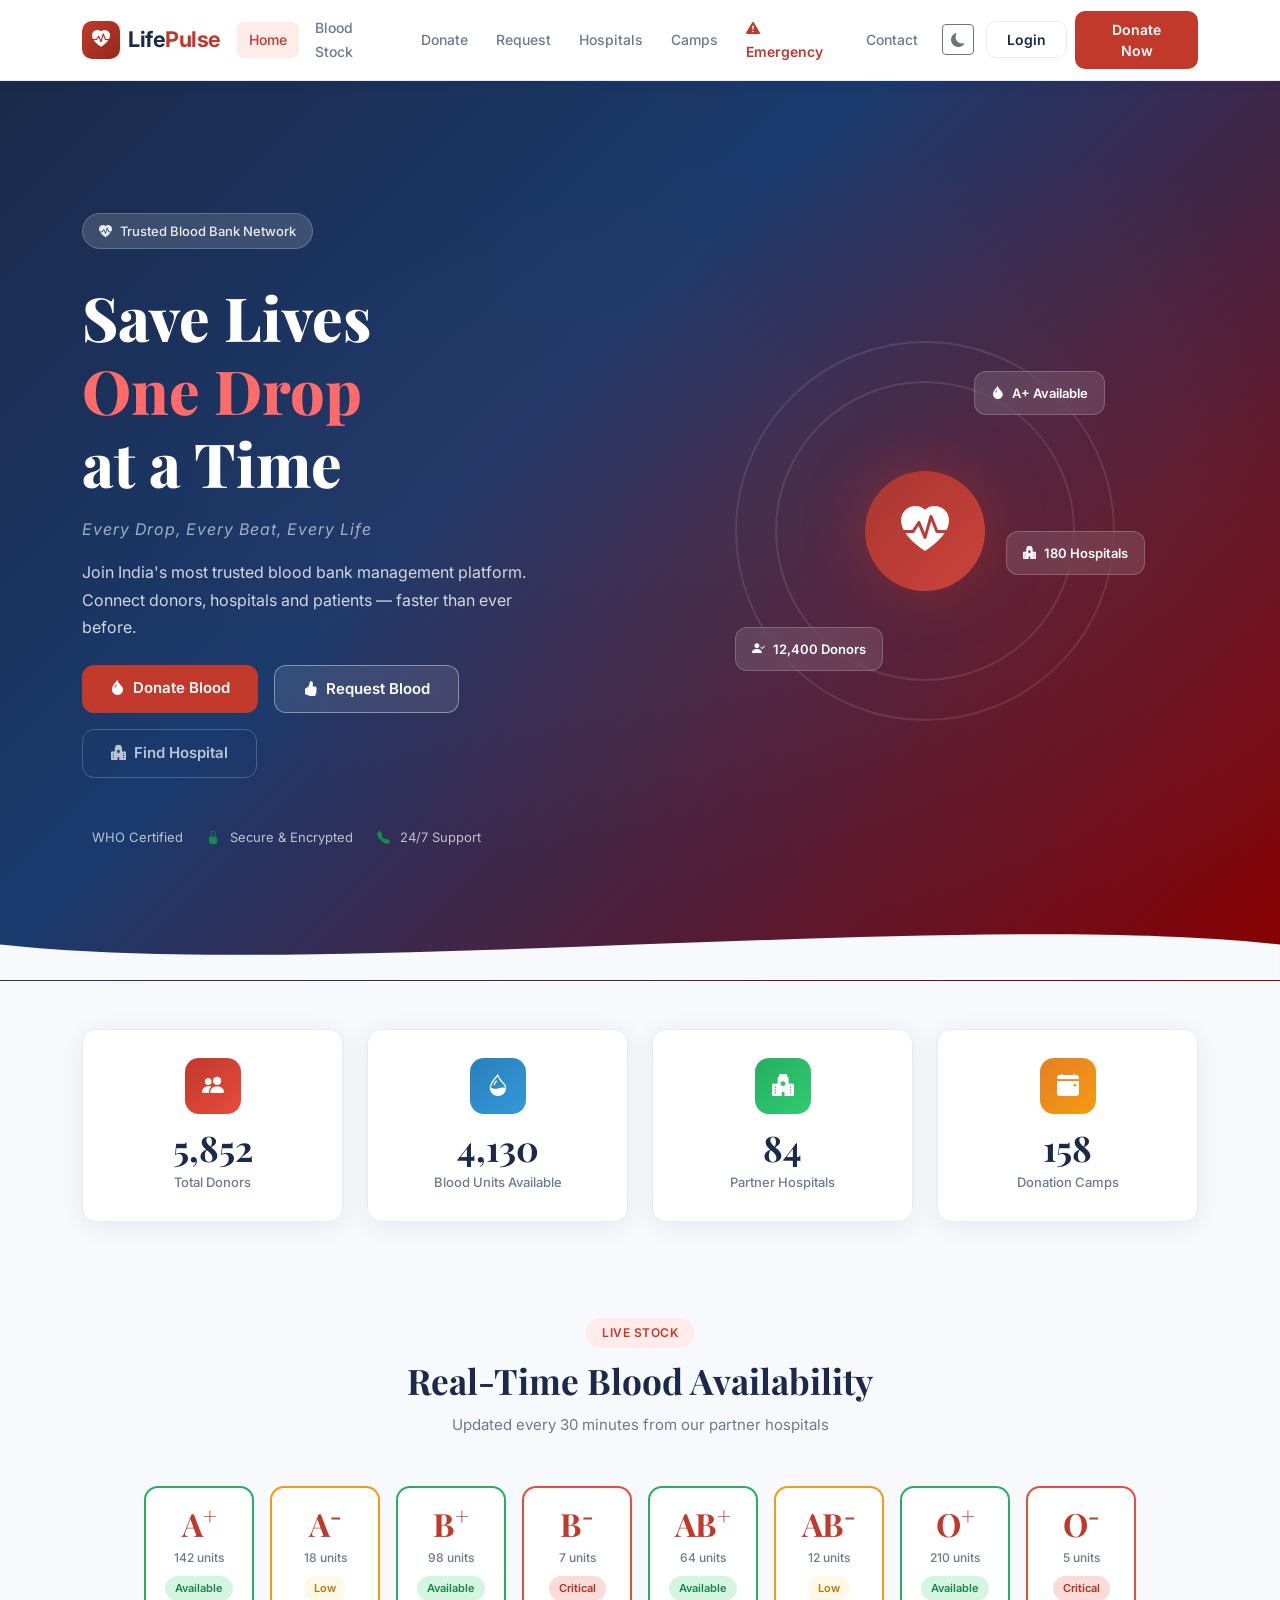
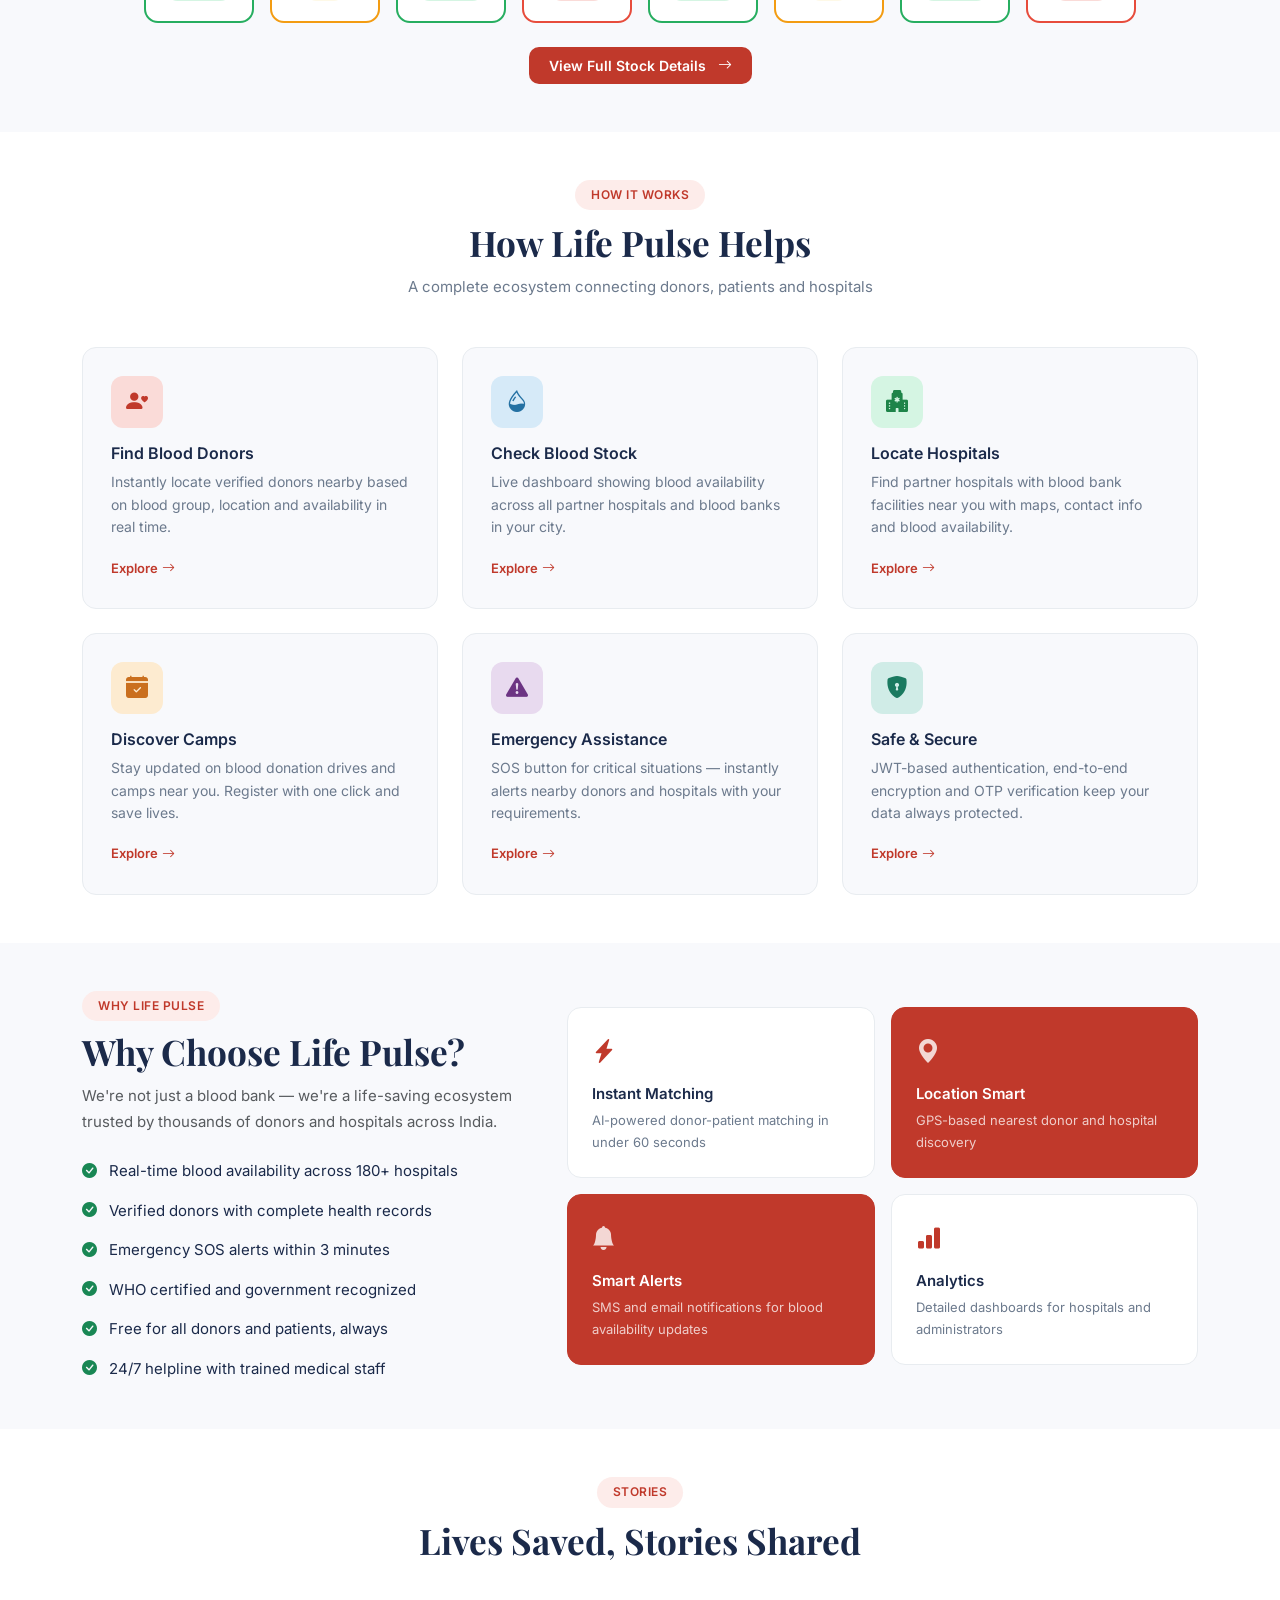
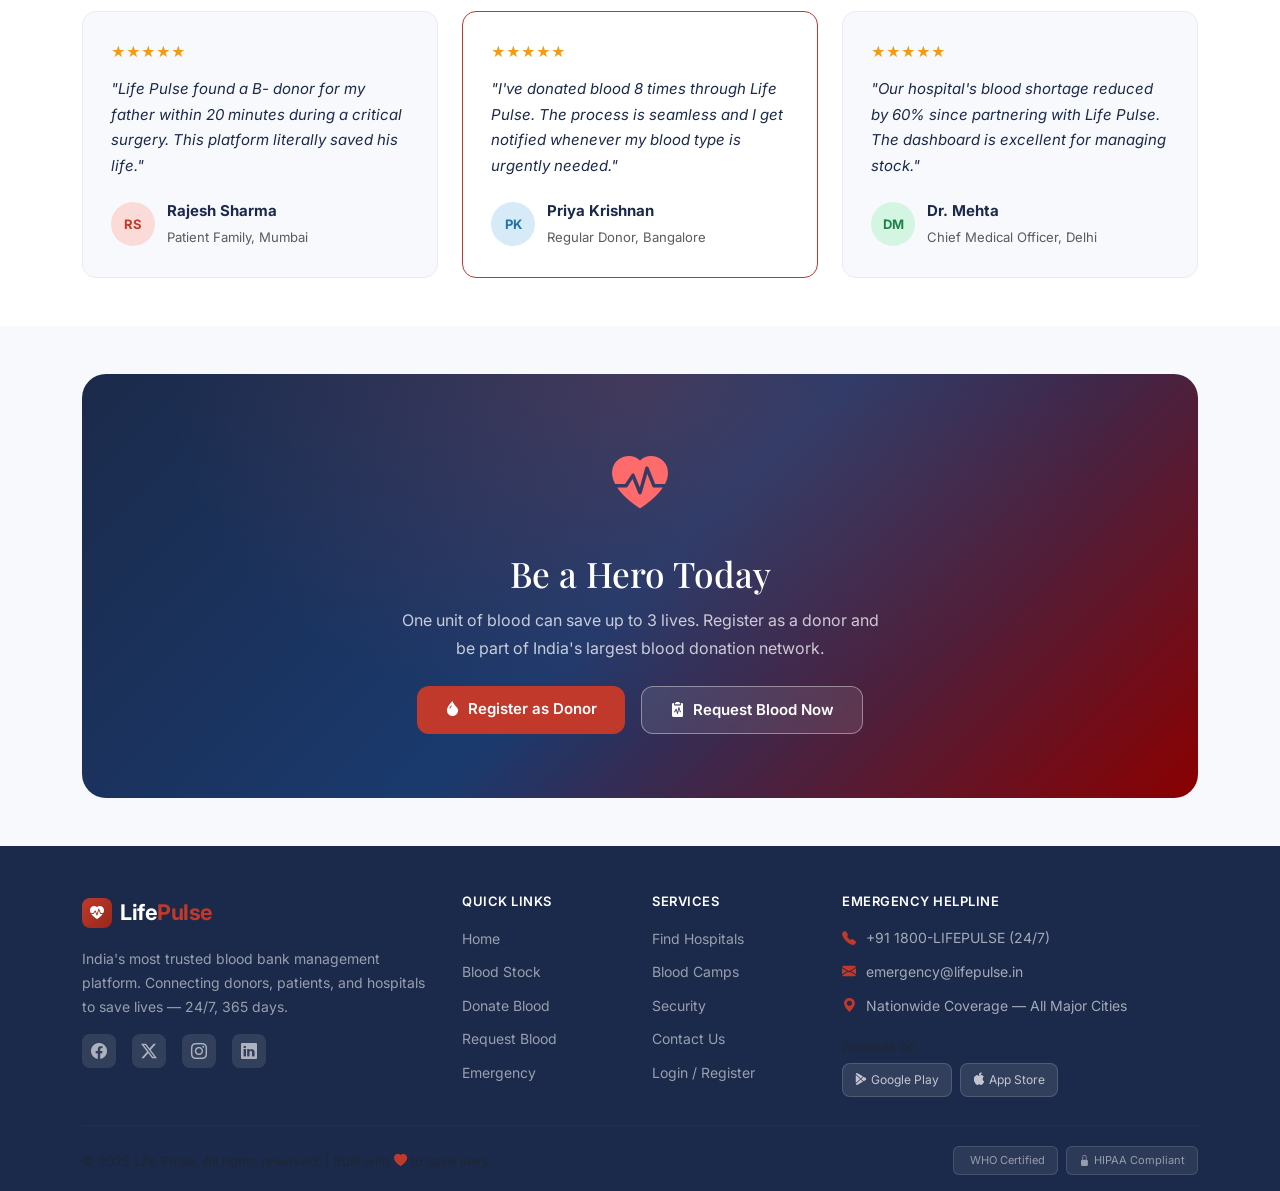
<file: index.html>
<!DOCTYPE html>
<html lang="en" data-theme="light">
<head>
  <meta charset="UTF-8" />
  <meta name="viewport" content="width=device-width, initial-scale=1.0" />
  <title>Life Pulse - Every Drop, Every Beat, Every Life</title>
  <link rel="stylesheet" href="https://cdn.jsdelivr.net/npm/bootstrap@5.3.0/dist/css/bootstrap.min.css"/>
  <link rel="stylesheet" href="https://cdn.jsdelivr.net/npm/bootstrap-icons@1.11.0/font/bootstrap-icons.css"/>
  <link href="https://fonts.googleapis.com/css2?family=Inter:wght@300;400;500;600;700;800&family=Playfair+Display:wght@700;800&display=swap" rel="stylesheet"/>
  <link rel="stylesheet" href="css/style.css"/>
</head>
<body>

<!-- NAVBAR -->
<nav class="navbar navbar-expand-lg lp-navbar sticky-top" id="mainNav">
  <div class="container">
    <a class="navbar-brand d-flex align-items-center gap-2" href="index.html">
      <div class="brand-icon"><i class="bi bi-heart-pulse-fill"></i></div>
      <span class="brand-name">Life<span class="brand-accent">Pulse</span></span>
    </a>
    <button class="navbar-toggler" type="button" data-bs-toggle="collapse" data-bs-target="#navMenu">
      <span class="navbar-toggler-icon"></span>
    </button>
    <div class="collapse navbar-collapse" id="navMenu">
      <ul class="navbar-nav ms-auto align-items-center gap-1">
        <li class="nav-item"><a class="nav-link active" href="index.html">Home</a></li>
        <li class="nav-item"><a class="nav-link" href="pages/blood-stock.html">Blood Stock</a></li>
        <li class="nav-item"><a class="nav-link" href="pages/donate.html">Donate</a></li>
        <li class="nav-item"><a class="nav-link" href="pages/request.html">Request</a></li>
        <li class="nav-item"><a class="nav-link" href="pages/hospitals.html">Hospitals</a></li>
        <li class="nav-item"><a class="nav-link" href="pages/camps.html">Camps</a></li>
        <li class="nav-item"><a class="nav-link emergency-link" href="pages/emergency.html"><i class="bi bi-exclamation-triangle-fill me-1"></i>Emergency</a></li>
        <li class="nav-item"><a class="nav-link" href="pages/contact.html">Contact</a></li>
        <li class="nav-item">
          <button class="btn btn-sm btn-outline-secondary ms-2" id="darkToggle" title="Toggle Dark Mode">
            <i class="bi bi-moon-fill"></i>
          </button>
        </li>
        <li class="nav-item ms-2"><a class="btn lp-btn-outline" href="pages/login.html">Login</a></li>
        <li class="nav-item ms-1"><a class="btn lp-btn-primary" href="pages/donate.html">Donate Now</a></li>
      </ul>
    </div>
  </div>
</nav>

<!-- HERO SECTION -->
<section class="hero-section">
  <div class="hero-bg-overlay"></div>
  <div class="hero-particles" id="particles"></div>
  <div class="container hero-content">
    <div class="row align-items-center min-vh-100 py-5">
      <div class="col-lg-6" data-aos="fade-right">
        <div class="hero-badge mb-3"><i class="bi bi-heart-pulse-fill me-2"></i>Trusted Blood Bank Network</div>
        <h1 class="hero-title">Save Lives <br/><span class="hero-accent">One Drop</span><br/>at a Time</h1>
        <p class="hero-tagline">Every Drop, Every Beat, Every Life</p>
        <p class="hero-desc">Join India's most trusted blood bank management platform. Connect donors, hospitals and patients — faster than ever before.</p>
        <div class="hero-actions d-flex flex-wrap gap-3 mt-4">
          <a href="pages/donate.html" class="btn lp-btn-hero-primary"><i class="bi bi-droplet-fill me-2"></i>Donate Blood</a>
          <a href="pages/request.html" class="btn lp-btn-hero-outline"><i class="bi bi-hand-thumbs-up-fill me-2"></i>Request Blood</a>
          <a href="pages/hospitals.html" class="btn lp-btn-hero-ghost"><i class="bi bi-hospital-fill me-2"></i>Find Hospital</a>
        </div>
        <div class="hero-trust mt-5 d-flex flex-wrap gap-4">
          <div class="trust-item"><i class="bi bi-shield-check-fill text-success me-1"></i><span>WHO Certified</span></div>
          <div class="trust-item"><i class="bi bi-lock-fill text-success me-1"></i><span>Secure & Encrypted</span></div>
          <div class="trust-item"><i class="bi bi-telephone-fill text-success me-1"></i><span>24/7 Support</span></div>
        </div>
      </div>
      <div class="col-lg-6 d-none d-lg-flex justify-content-center" data-aos="fade-left">
        <div class="hero-visual">
          <div class="hero-pulse-ring"></div>
          <div class="hero-pulse-ring delay-1"></div>
          <div class="hero-center-icon"><i class="bi bi-heart-pulse-fill"></i></div>
          <div class="hero-float-card card-1"><i class="bi bi-droplet-fill"></i><span>A+ Available</span></div>
          <div class="hero-float-card card-2"><i class="bi bi-person-check-fill"></i><span>12,400 Donors</span></div>
          <div class="hero-float-card card-3"><i class="bi bi-hospital-fill"></i><span>180 Hospitals</span></div>
        </div>
      </div>
    </div>
  </div>
  <div class="hero-wave">
    <svg viewBox="0 0 1440 80" xmlns="http://www.w3.org/2000/svg"><path d="M0,40 C360,80 1080,0 1440,40 L1440,80 L0,80 Z" fill="var(--lp-bg)"/></svg>
  </div>
</section>

<!-- STATS SECTION -->
<section class="stats-section py-5">
  <div class="container">
    <div class="row g-4">
      <div class="col-6 col-lg-3" data-aos="fade-up" data-aos-delay="0">
        <div class="stat-card">
          <div class="stat-icon bg-red"><i class="bi bi-people-fill"></i></div>
          <div class="stat-num" data-count="12400">0</div>
          <div class="stat-label">Total Donors</div>
        </div>
      </div>
      <div class="col-6 col-lg-3" data-aos="fade-up" data-aos-delay="100">
        <div class="stat-card">
          <div class="stat-icon bg-blue"><i class="bi bi-droplet-half"></i></div>
          <div class="stat-num" data-count="8750">0</div>
          <div class="stat-label">Blood Units Available</div>
        </div>
      </div>
      <div class="col-6 col-lg-3" data-aos="fade-up" data-aos-delay="200">
        <div class="stat-card">
          <div class="stat-icon bg-green"><i class="bi bi-hospital-fill"></i></div>
          <div class="stat-num" data-count="180">0</div>
          <div class="stat-label">Partner Hospitals</div>
        </div>
      </div>
      <div class="col-6 col-lg-3" data-aos="fade-up" data-aos-delay="300">
        <div class="stat-card">
          <div class="stat-icon bg-orange"><i class="bi bi-calendar-event-fill"></i></div>
          <div class="stat-num" data-count="342">0</div>
          <div class="stat-label">Donation Camps</div>
        </div>
      </div>
    </div>
  </div>
</section>

<!-- BLOOD STOCK QUICK VIEW -->
<section class="py-5 blood-stock-preview">
  <div class="container">
    <div class="section-header text-center mb-5">
      <span class="section-badge">Live Stock</span>
      <h2 class="section-title">Real-Time Blood Availability</h2>
      <p class="section-sub">Updated every 30 minutes from our partner hospitals</p>
    </div>
    <div class="row g-3 justify-content-center">
      <div class="col-6 col-sm-4 col-md-3 col-lg-auto" data-aos="zoom-in" data-aos-delay="0">
        <div class="blood-group-card available">
          <div class="blood-type">A<sup>+</sup></div>
          <div class="blood-units">142 units</div>
          <div class="blood-status status-high">Available</div>
        </div>
      </div>
      <div class="col-6 col-sm-4 col-md-3 col-lg-auto" data-aos="zoom-in" data-aos-delay="50">
        <div class="blood-group-card low">
          <div class="blood-type">A<sup>-</sup></div>
          <div class="blood-units">18 units</div>
          <div class="blood-status status-low">Low</div>
        </div>
      </div>
      <div class="col-6 col-sm-4 col-md-3 col-lg-auto" data-aos="zoom-in" data-aos-delay="100">
        <div class="blood-group-card available">
          <div class="blood-type">B<sup>+</sup></div>
          <div class="blood-units">98 units</div>
          <div class="blood-status status-high">Available</div>
        </div>
      </div>
      <div class="col-6 col-sm-4 col-md-3 col-lg-auto" data-aos="zoom-in" data-aos-delay="150">
        <div class="blood-group-card critical">
          <div class="blood-type">B<sup>-</sup></div>
          <div class="blood-units">7 units</div>
          <div class="blood-status status-critical">Critical</div>
        </div>
      </div>
      <div class="col-6 col-sm-4 col-md-3 col-lg-auto" data-aos="zoom-in" data-aos-delay="200">
        <div class="blood-group-card available">
          <div class="blood-type">AB<sup>+</sup></div>
          <div class="blood-units">64 units</div>
          <div class="blood-status status-high">Available</div>
        </div>
      </div>
      <div class="col-6 col-sm-4 col-md-3 col-lg-auto" data-aos="zoom-in" data-aos-delay="250">
        <div class="blood-group-card low">
          <div class="blood-type">AB<sup>-</sup></div>
          <div class="blood-units">12 units</div>
          <div class="blood-status status-low">Low</div>
        </div>
      </div>
      <div class="col-6 col-sm-4 col-md-3 col-lg-auto" data-aos="zoom-in" data-aos-delay="300">
        <div class="blood-group-card available">
          <div class="blood-type">O<sup>+</sup></div>
          <div class="blood-units">210 units</div>
          <div class="blood-status status-high">Available</div>
        </div>
      </div>
      <div class="col-6 col-sm-4 col-md-3 col-lg-auto" data-aos="zoom-in" data-aos-delay="350">
        <div class="blood-group-card critical">
          <div class="blood-type">O<sup>-</sup></div>
          <div class="blood-units">5 units</div>
          <div class="blood-status status-critical">Critical</div>
        </div>
      </div>
    </div>
    <div class="text-center mt-4">
      <a href="pages/blood-stock.html" class="btn lp-btn-primary">View Full Stock Details <i class="bi bi-arrow-right ms-2"></i></a>
    </div>
  </div>
</section>

<!-- HOW IT HELPS -->
<section class="py-5 how-section">
  <div class="container">
    <div class="section-header text-center mb-5">
      <span class="section-badge">How It Works</span>
      <h2 class="section-title">How Life Pulse Helps</h2>
      <p class="section-sub">A complete ecosystem connecting donors, patients and hospitals</p>
    </div>
    <div class="row g-4">
      <div class="col-md-6 col-lg-4" data-aos="fade-up" data-aos-delay="0">
        <div class="help-card">
          <div class="help-icon red"><i class="bi bi-person-heart"></i></div>
          <h5>Find Blood Donors</h5>
          <p>Instantly locate verified donors nearby based on blood group, location and availability in real time.</p>
          <a href="pages/donate.html" class="help-link">Explore <i class="bi bi-arrow-right"></i></a>
        </div>
      </div>
      <div class="col-md-6 col-lg-4" data-aos="fade-up" data-aos-delay="80">
        <div class="help-card">
          <div class="help-icon blue"><i class="bi bi-droplet-half"></i></div>
          <h5>Check Blood Stock</h5>
          <p>Live dashboard showing blood availability across all partner hospitals and blood banks in your city.</p>
          <a href="pages/blood-stock.html" class="help-link">Explore <i class="bi bi-arrow-right"></i></a>
        </div>
      </div>
      <div class="col-md-6 col-lg-4" data-aos="fade-up" data-aos-delay="160">
        <div class="help-card">
          <div class="help-icon green"><i class="bi bi-hospital-fill"></i></div>
          <h5>Locate Hospitals</h5>
          <p>Find partner hospitals with blood bank facilities near you with maps, contact info and blood availability.</p>
          <a href="pages/hospitals.html" class="help-link">Explore <i class="bi bi-arrow-right"></i></a>
        </div>
      </div>
      <div class="col-md-6 col-lg-4" data-aos="fade-up" data-aos-delay="240">
        <div class="help-card">
          <div class="help-icon orange"><i class="bi bi-calendar-check-fill"></i></div>
          <h5>Discover Camps</h5>
          <p>Stay updated on blood donation drives and camps near you. Register with one click and save lives.</p>
          <a href="pages/camps.html" class="help-link">Explore <i class="bi bi-arrow-right"></i></a>
        </div>
      </div>
      <div class="col-md-6 col-lg-4" data-aos="fade-up" data-aos-delay="320">
        <div class="help-card">
          <div class="help-icon purple"><i class="bi bi-exclamation-triangle-fill"></i></div>
          <h5>Emergency Assistance</h5>
          <p>SOS button for critical situations — instantly alerts nearby donors and hospitals with your requirements.</p>
          <a href="pages/emergency.html" class="help-link">Explore <i class="bi bi-arrow-right"></i></a>
        </div>
      </div>
      <div class="col-md-6 col-lg-4" data-aos="fade-up" data-aos-delay="400">
        <div class="help-card">
          <div class="help-icon teal"><i class="bi bi-shield-lock-fill"></i></div>
          <h5>Safe & Secure</h5>
          <p>JWT-based authentication, end-to-end encryption and OTP verification keep your data always protected.</p>
          <a href="pages/security.html" class="help-link">Explore <i class="bi bi-arrow-right"></i></a>
        </div>
      </div>
    </div>
  </div>
</section>

<!-- WHY CHOOSE US -->
<section class="why-section py-5">
  <div class="container">
    <div class="row align-items-center g-5">
      <div class="col-lg-5" data-aos="fade-right">
        <span class="section-badge">Why Life Pulse</span>
        <h2 class="section-title mt-2">Why Choose Life Pulse?</h2>
        <p class="text-muted mb-4">We're not just a blood bank — we're a life-saving ecosystem trusted by thousands of donors and hospitals across India.</p>
        <div class="why-list">
          <div class="why-item"><i class="bi bi-check-circle-fill text-success"></i><span>Real-time blood availability across 180+ hospitals</span></div>
          <div class="why-item"><i class="bi bi-check-circle-fill text-success"></i><span>Verified donors with complete health records</span></div>
          <div class="why-item"><i class="bi bi-check-circle-fill text-success"></i><span>Emergency SOS alerts within 3 minutes</span></div>
          <div class="why-item"><i class="bi bi-check-circle-fill text-success"></i><span>WHO certified and government recognized</span></div>
          <div class="why-item"><i class="bi bi-check-circle-fill text-success"></i><span>Free for all donors and patients, always</span></div>
          <div class="why-item"><i class="bi bi-check-circle-fill text-success"></i><span>24/7 helpline with trained medical staff</span></div>
        </div>
      </div>
      <div class="col-lg-7" data-aos="fade-left">
        <div class="why-cards row g-3">
          <div class="col-6">
            <div class="why-feature-card">
              <i class="bi bi-lightning-charge-fill"></i>
              <h6>Instant Matching</h6>
              <p>AI-powered donor-patient matching in under 60 seconds</p>
            </div>
          </div>
          <div class="col-6">
            <div class="why-feature-card accent">
              <i class="bi bi-geo-alt-fill"></i>
              <h6>Location Smart</h6>
              <p>GPS-based nearest donor and hospital discovery</p>
            </div>
          </div>
          <div class="col-6">
            <div class="why-feature-card accent">
              <i class="bi bi-bell-fill"></i>
              <h6>Smart Alerts</h6>
              <p>SMS and email notifications for blood availability updates</p>
            </div>
          </div>
          <div class="col-6">
            <div class="why-feature-card">
              <i class="bi bi-bar-chart-fill"></i>
              <h6>Analytics</h6>
              <p>Detailed dashboards for hospitals and administrators</p>
            </div>
          </div>
        </div>
      </div>
    </div>
  </div>
</section>

<!-- TESTIMONIALS -->
<section class="testimonials-section py-5">
  <div class="container">
    <div class="section-header text-center mb-5">
      <span class="section-badge">Stories</span>
      <h2 class="section-title">Lives Saved, Stories Shared</h2>
    </div>
    <div class="row g-4">
      <div class="col-md-4" data-aos="fade-up" data-aos-delay="0">
        <div class="testimonial-card">
          <div class="testimonial-stars">&#9733;&#9733;&#9733;&#9733;&#9733;</div>
          <p>"Life Pulse found a B- donor for my father within 20 minutes during a critical surgery. This platform literally saved his life."</p>
          <div class="testimonial-author">
            <div class="author-avatar bg-red-light">RS</div>
            <div><strong>Rajesh Sharma</strong><br/><small class="text-muted">Patient Family, Mumbai</small></div>
          </div>
        </div>
      </div>
      <div class="col-md-4" data-aos="fade-up" data-aos-delay="100">
        <div class="testimonial-card featured">
          <div class="testimonial-stars">&#9733;&#9733;&#9733;&#9733;&#9733;</div>
          <p>"I've donated blood 8 times through Life Pulse. The process is seamless and I get notified whenever my blood type is urgently needed."</p>
          <div class="testimonial-author">
            <div class="author-avatar bg-blue-light">PK</div>
            <div><strong>Priya Krishnan</strong><br/><small class="text-muted">Regular Donor, Bangalore</small></div>
          </div>
        </div>
      </div>
      <div class="col-md-4" data-aos="fade-up" data-aos-delay="200">
        <div class="testimonial-card">
          <div class="testimonial-stars">&#9733;&#9733;&#9733;&#9733;&#9733;</div>
          <p>"Our hospital's blood shortage reduced by 60% since partnering with Life Pulse. The dashboard is excellent for managing stock."</p>
          <div class="testimonial-author">
            <div class="author-avatar bg-green-light">DM</div>
            <div><strong>Dr. Mehta</strong><br/><small class="text-muted">Chief Medical Officer, Delhi</small></div>
          </div>
        </div>
      </div>
    </div>
  </div>
</section>

<!-- CTA SECTION -->
<section class="cta-section py-5">
  <div class="container">
    <div class="cta-card text-center" data-aos="zoom-in">
      <div class="cta-icon"><i class="bi bi-heart-pulse-fill"></i></div>
      <h2>Be a Hero Today</h2>
      <p>One unit of blood can save up to 3 lives. Register as a donor and be part of India's largest blood donation network.</p>
      <div class="d-flex justify-content-center flex-wrap gap-3 mt-4">
        <a href="pages/donate.html" class="btn lp-btn-hero-primary btn-lg"><i class="bi bi-droplet-fill me-2"></i>Register as Donor</a>
        <a href="pages/request.html" class="btn lp-btn-hero-outline btn-lg"><i class="bi bi-clipboard2-pulse-fill me-2"></i>Request Blood Now</a>
      </div>
    </div>
  </div>
</section>

<!-- FOOTER -->
<footer class="lp-footer pt-5 pb-3">
  <div class="container">
    <div class="row g-4 mb-4">
      <div class="col-lg-4">
        <div class="footer-brand d-flex align-items-center gap-2 mb-3">
          <div class="brand-icon small"><i class="bi bi-heart-pulse-fill"></i></div>
          <span class="brand-name">Life<span class="brand-accent">Pulse</span></span>
        </div>
        <p class="footer-desc">India's most trusted blood bank management platform. Connecting donors, patients, and hospitals to save lives — 24/7, 365 days.</p>
        <div class="footer-social d-flex gap-3 mt-3">
          <a href="#"><i class="bi bi-facebook"></i></a>
          <a href="#"><i class="bi bi-twitter-x"></i></a>
          <a href="#"><i class="bi bi-instagram"></i></a>
          <a href="#"><i class="bi bi-linkedin"></i></a>
        </div>
      </div>
      <div class="col-sm-6 col-lg-2">
        <h6 class="footer-title">Quick Links</h6>
        <ul class="footer-links">
          <li><a href="index.html">Home</a></li>
          <li><a href="pages/blood-stock.html">Blood Stock</a></li>
          <li><a href="pages/donate.html">Donate Blood</a></li>
          <li><a href="pages/request.html">Request Blood</a></li>
          <li><a href="pages/emergency.html">Emergency</a></li>
        </ul>
      </div>
      <div class="col-sm-6 col-lg-2">
        <h6 class="footer-title">Services</h6>
        <ul class="footer-links">
          <li><a href="pages/hospitals.html">Find Hospitals</a></li>
          <li><a href="pages/camps.html">Blood Camps</a></li>
          <li><a href="pages/security.html">Security</a></li>
          <li><a href="pages/contact.html">Contact Us</a></li>
          <li><a href="pages/login.html">Login / Register</a></li>
        </ul>
      </div>
      <div class="col-lg-4">
        <h6 class="footer-title">Emergency Helpline</h6>
        <div class="footer-helpline">
          <div class="helpline-item"><i class="bi bi-telephone-fill text-red"></i><span>+91 1800-LIFEPULSE (24/7)</span></div>
          <div class="helpline-item"><i class="bi bi-envelope-fill text-red"></i><span>emergency@lifepulse.in</span></div>
          <div class="helpline-item"><i class="bi bi-geo-alt-fill text-red"></i><span>Nationwide Coverage — All Major Cities</span></div>
        </div>
        <div class="footer-app mt-3">
          <small class="text-muted">Available on</small>
          <div class="d-flex gap-2 mt-1">
            <span class="app-badge"><i class="bi bi-google-play me-1"></i>Google Play</span>
            <span class="app-badge"><i class="bi bi-apple me-1"></i>App Store</span>
          </div>
        </div>
      </div>
    </div>
    <hr class="footer-divider"/>
    <div class="footer-bottom d-flex flex-wrap justify-content-between align-items-center gap-2">
      <p class="mb-0 text-muted small">&copy; 2025 Life Pulse. All rights reserved. | Built with <i class="bi bi-heart-fill text-red"></i> to save lives.</p>
      <div class="footer-badges d-flex gap-2">
        <span class="footer-badge"><i class="bi bi-shield-check-fill me-1"></i>WHO Certified</span>
        <span class="footer-badge"><i class="bi bi-lock-fill me-1"></i>HIPAA Compliant</span>
      </div>
    </div>
  </div>
</footer>

<!-- NOTIFICATION TOAST -->
<div class="toast-container position-fixed bottom-0 end-0 p-3" style="z-index:9999">
  <div id="liveToast" class="toast" role="alert">
    <div class="toast-header bg-danger text-white">
      <i class="bi bi-exclamation-circle-fill me-2"></i>
      <strong class="me-auto">Life Pulse Alert</strong>
      <button type="button" class="btn-close btn-close-white" data-bs-dismiss="toast"></button>
    </div>
    <div class="toast-body" id="toastMsg">O- blood urgently needed in Mumbai!</div>
  </div>
</div>

<script src="https://cdn.jsdelivr.net/npm/bootstrap@5.3.0/dist/js/bootstrap.bundle.min.js"></script>
<script src="js/main.js"></script>
</body>
</html>
</file>
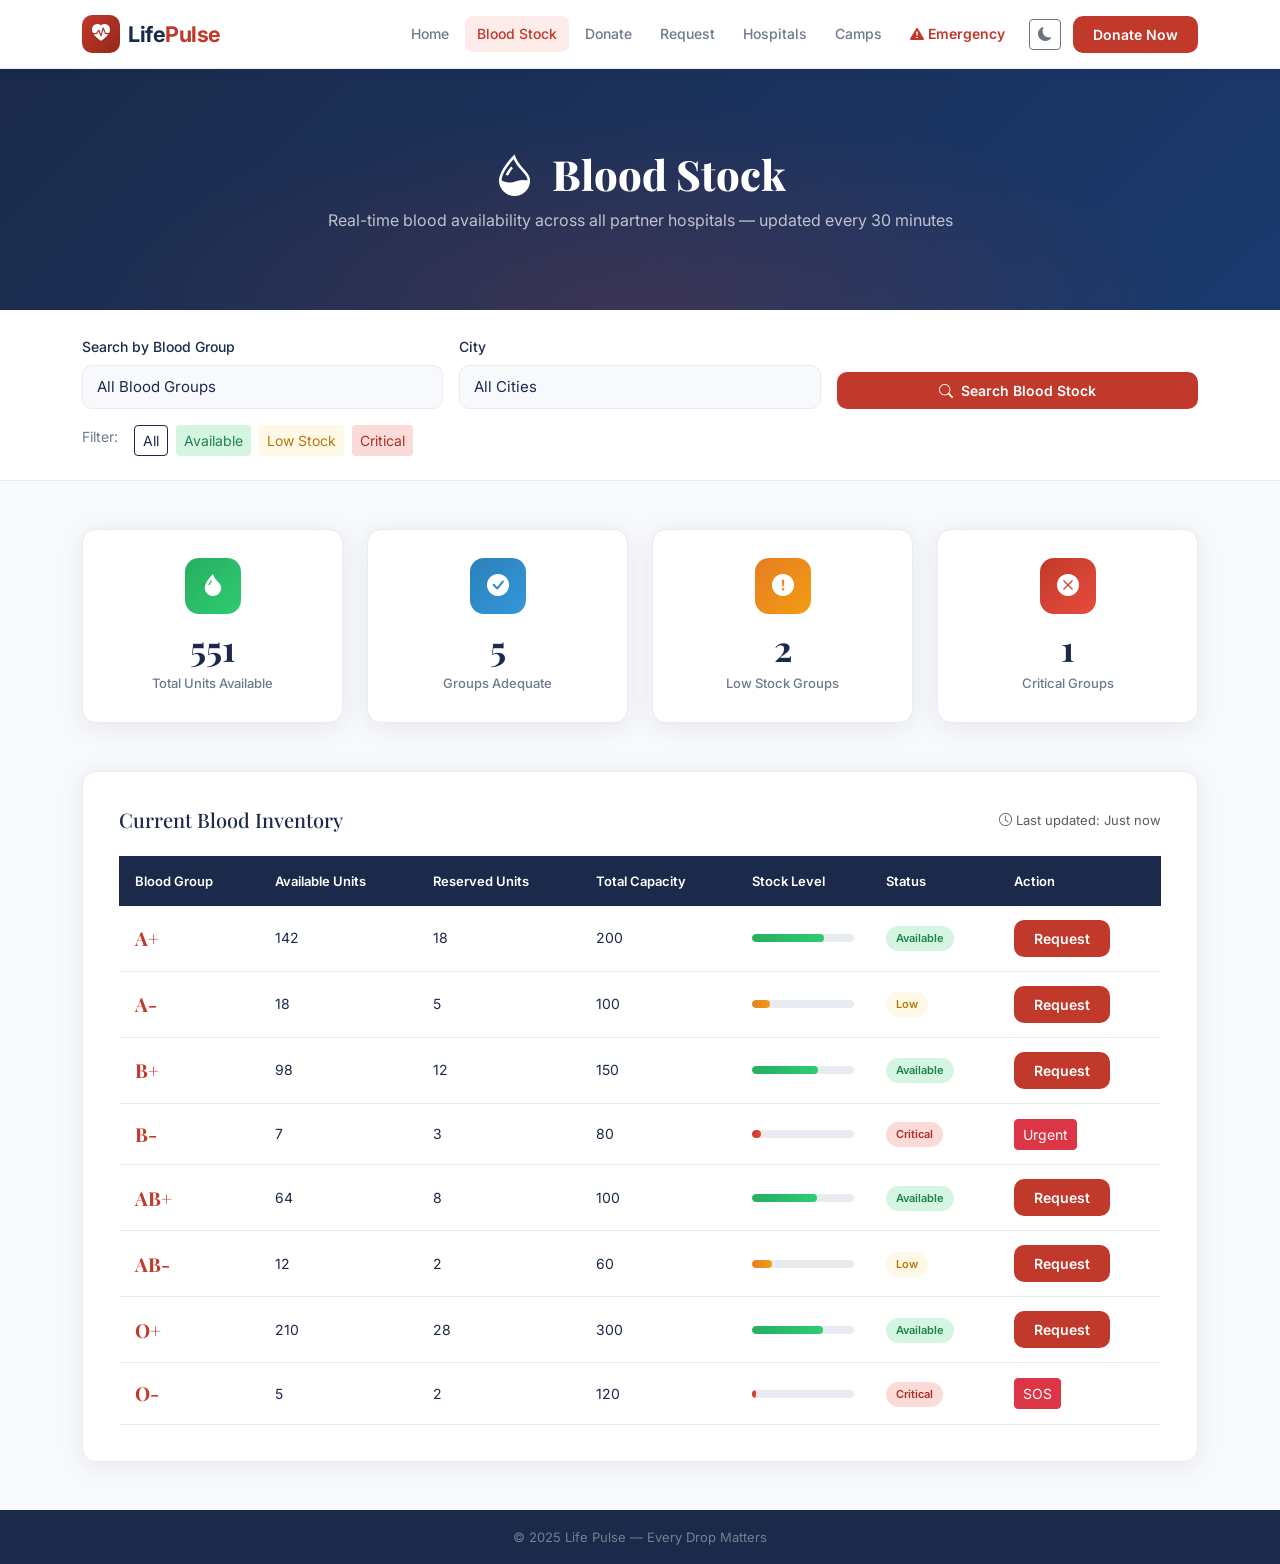
<file: pages/blood-stock.html>
<!DOCTYPE html>
<html lang="en" data-theme="light">
<head>
  <meta charset="UTF-8"/>
  <meta name="viewport" content="width=device-width, initial-scale=1.0"/>
  <title>Blood Stock — Life Pulse</title>
  <link rel="stylesheet" href="https://cdn.jsdelivr.net/npm/bootstrap@5.3.0/dist/css/bootstrap.min.css"/>
  <link rel="stylesheet" href="https://cdn.jsdelivr.net/npm/bootstrap-icons@1.11.0/font/bootstrap-icons.css"/>
  <link href="https://fonts.googleapis.com/css2?family=Inter:wght@300;400;500;600;700;800&family=Playfair+Display:wght@700;800&display=swap" rel="stylesheet"/>
  <link rel="stylesheet" href="../css/style.css"/>
</head>
<body>

<!-- NAVBAR -->
<nav class="navbar navbar-expand-lg lp-navbar sticky-top" id="mainNav">
  <div class="container">
    <a class="navbar-brand d-flex align-items-center gap-2" href="../index.html">
      <div class="brand-icon"><i class="bi bi-heart-pulse-fill"></i></div>
      <span class="brand-name">Life<span class="brand-accent">Pulse</span></span>
    </a>
    <button class="navbar-toggler" type="button" data-bs-toggle="collapse" data-bs-target="#navMenu">
      <span class="navbar-toggler-icon"></span>
    </button>
    <div class="collapse navbar-collapse" id="navMenu">
      <ul class="navbar-nav ms-auto align-items-center gap-1">
        <li class="nav-item"><a class="nav-link" href="../index.html">Home</a></li>
        <li class="nav-item"><a class="nav-link active" href="blood-stock.html">Blood Stock</a></li>
        <li class="nav-item"><a class="nav-link" href="donate.html">Donate</a></li>
        <li class="nav-item"><a class="nav-link" href="request.html">Request</a></li>
        <li class="nav-item"><a class="nav-link" href="hospitals.html">Hospitals</a></li>
        <li class="nav-item"><a class="nav-link" href="camps.html">Camps</a></li>
        <li class="nav-item"><a class="nav-link emergency-link" href="emergency.html"><i class="bi bi-exclamation-triangle-fill me-1"></i>Emergency</a></li>
        <li class="nav-item">
          <button class="btn btn-sm btn-outline-secondary ms-2" id="darkToggle"><i class="bi bi-moon-fill"></i></button>
        </li>
        <li class="nav-item ms-2"><a class="btn lp-btn-primary" href="donate.html">Donate Now</a></li>
      </ul>
    </div>
  </div>
</nav>

<!-- PAGE HERO -->
<section class="page-hero">
  <div class="container">
    <h1><i class="bi bi-droplet-half me-3"></i>Blood Stock</h1>
    <p>Real-time blood availability across all partner hospitals — updated every 30 minutes</p>
  </div>
</section>

<!-- SEARCH & FILTER -->
<section class="py-4" style="background:var(--lp-card); border-bottom:1px solid var(--lp-border);">
  <div class="container">
    <div class="row g-3 align-items-end">
      <div class="col-md-4">
        <label class="form-label">Search by Blood Group</label>
        <select class="form-select" id="bloodGroupSearch">
          <option value="all">All Blood Groups</option>
          <option value="A+">A+</option>
          <option value="A-">A-</option>
          <option value="B+">B+</option>
          <option value="B-">B-</option>
          <option value="AB+">AB+</option>
          <option value="AB-">AB-</option>
          <option value="O+">O+</option>
          <option value="O-">O-</option>
        </select>
      </div>
      <div class="col-md-4">
        <label class="form-label">City</label>
        <select class="form-select" id="citySearch">
          <option value="all">All Cities</option>
          <option>Mumbai</option>
          <option>Delhi</option>
          <option>Bangalore</option>
          <option>Ahmedabad</option>
          <option>Chennai</option>
          <option>Kolkata</option>
        </select>
      </div>
      <div class="col-md-4">
        <button class="btn lp-btn-primary w-100" id="searchBloodBtn">
          <i class="bi bi-search me-2"></i>Search Blood Stock
        </button>
      </div>
    </div>
    <div class="mt-3 d-flex flex-wrap gap-2">
      <span class="fw-600 me-2" style="font-size:14px;color:var(--lp-text-muted)">Filter:</span>
      <button class="btn btn-sm filter-btn active" data-filter="all">All</button>
      <button class="btn btn-sm filter-btn" data-filter="available" style="background:#d5f5e3;color:#1e8449;border:none">Available</button>
      <button class="btn btn-sm filter-btn" data-filter="low" style="background:#fef9e7;color:#b7770d;border:none">Low Stock</button>
      <button class="btn btn-sm filter-btn" data-filter="critical" style="background:#fadbd8;color:#a93226;border:none">Critical</button>
    </div>
  </div>
</section>

<!-- STOCK DASHBOARD CARDS -->
<section class="py-5" style="background:var(--lp-bg)">
  <div class="container">
    <div class="row g-4 mb-5">
      <div class="col-6 col-lg-3">
        <div class="stat-card">
          <div class="stat-icon bg-green"><i class="bi bi-droplet-fill"></i></div>
          <div class="stat-num">551</div>
          <div class="stat-label">Total Units Available</div>
        </div>
      </div>
      <div class="col-6 col-lg-3">
        <div class="stat-card">
          <div class="stat-icon bg-blue"><i class="bi bi-check-circle-fill"></i></div>
          <div class="stat-num">5</div>
          <div class="stat-label">Groups Adequate</div>
        </div>
      </div>
      <div class="col-6 col-lg-3">
        <div class="stat-card">
          <div class="stat-icon bg-orange"><i class="bi bi-exclamation-circle-fill"></i></div>
          <div class="stat-num">2</div>
          <div class="stat-label">Low Stock Groups</div>
        </div>
      </div>
      <div class="col-6 col-lg-3">
        <div class="stat-card">
          <div class="stat-icon bg-red"><i class="bi bi-x-circle-fill"></i></div>
          <div class="stat-num">1</div>
          <div class="stat-label">Critical Groups</div>
        </div>
      </div>
    </div>

    <!-- STOCK TABLE -->
    <div class="form-card">
      <div class="d-flex justify-content-between align-items-center mb-4 flex-wrap gap-2">
        <h5 class="mb-0" style="font-family:'Playfair Display',serif">Current Blood Inventory</h5>
        <span class="text-muted" style="font-size:13px"><i class="bi bi-clock me-1"></i>Last updated: Just now</span>
      </div>
      <div class="table-responsive">
        <table class="stock-table">
          <thead>
            <tr>
              <th>Blood Group</th>
              <th>Available Units</th>
              <th>Reserved Units</th>
              <th>Total Capacity</th>
              <th>Stock Level</th>
              <th>Status</th>
              <th>Action</th>
            </tr>
          </thead>
          <tbody>
            <tr class="stock-item" data-group="A+" data-status="available">
              <td><strong class="text-red" style="font-family:'Playfair Display',serif;font-size:1.2rem">A+</strong></td>
              <td>142</td><td>18</td><td>200</td>
              <td><div class="stock-progress"><div class="stock-progress-fill fill-green" data-width="71" style="width:0%"></div></div></td>
              <td><span class="blood-status status-high">Available</span></td>
              <td><a href="request.html" class="btn btn-sm lp-btn-primary">Request</a></td>
            </tr>
            <tr class="stock-item" data-group="A-" data-status="low">
              <td><strong class="text-red" style="font-family:'Playfair Display',serif;font-size:1.2rem">A-</strong></td>
              <td>18</td><td>5</td><td>100</td>
              <td><div class="stock-progress"><div class="stock-progress-fill fill-yellow" data-width="18" style="width:0%"></div></div></td>
              <td><span class="blood-status status-low">Low</span></td>
              <td><a href="request.html" class="btn btn-sm lp-btn-primary">Request</a></td>
            </tr>
            <tr class="stock-item" data-group="B+" data-status="available">
              <td><strong class="text-red" style="font-family:'Playfair Display',serif;font-size:1.2rem">B+</strong></td>
              <td>98</td><td>12</td><td>150</td>
              <td><div class="stock-progress"><div class="stock-progress-fill fill-green" data-width="65" style="width:0%"></div></div></td>
              <td><span class="blood-status status-high">Available</span></td>
              <td><a href="request.html" class="btn btn-sm lp-btn-primary">Request</a></td>
            </tr>
            <tr class="stock-item" data-group="B-" data-status="critical">
              <td><strong class="text-red" style="font-family:'Playfair Display',serif;font-size:1.2rem">B-</strong></td>
              <td>7</td><td>3</td><td>80</td>
              <td><div class="stock-progress"><div class="stock-progress-fill fill-red" data-width="9" style="width:0%"></div></div></td>
              <td><span class="blood-status status-critical">Critical</span></td>
              <td><a href="request.html" class="btn btn-sm btn-danger text-white">Urgent</a></td>
            </tr>
            <tr class="stock-item" data-group="AB+" data-status="available">
              <td><strong class="text-red" style="font-family:'Playfair Display',serif;font-size:1.2rem">AB+</strong></td>
              <td>64</td><td>8</td><td>100</td>
              <td><div class="stock-progress"><div class="stock-progress-fill fill-green" data-width="64" style="width:0%"></div></div></td>
              <td><span class="blood-status status-high">Available</span></td>
              <td><a href="request.html" class="btn btn-sm lp-btn-primary">Request</a></td>
            </tr>
            <tr class="stock-item" data-group="AB-" data-status="low">
              <td><strong class="text-red" style="font-family:'Playfair Display',serif;font-size:1.2rem">AB-</strong></td>
              <td>12</td><td>2</td><td>60</td>
              <td><div class="stock-progress"><div class="stock-progress-fill fill-yellow" data-width="20" style="width:0%"></div></div></td>
              <td><span class="blood-status status-low">Low</span></td>
              <td><a href="request.html" class="btn btn-sm lp-btn-primary">Request</a></td>
            </tr>
            <tr class="stock-item" data-group="O+" data-status="available">
              <td><strong class="text-red" style="font-family:'Playfair Display',serif;font-size:1.2rem">O+</strong></td>
              <td>210</td><td>28</td><td>300</td>
              <td><div class="stock-progress"><div class="stock-progress-fill fill-green" data-width="70" style="width:0%"></div></div></td>
              <td><span class="blood-status status-high">Available</span></td>
              <td><a href="request.html" class="btn btn-sm lp-btn-primary">Request</a></td>
            </tr>
            <tr class="stock-item" data-group="O-" data-status="critical">
              <td><strong class="text-red" style="font-family:'Playfair Display',serif;font-size:1.2rem">O-</strong></td>
              <td>5</td><td>2</td><td>120</td>
              <td><div class="stock-progress"><div class="stock-progress-fill fill-red" data-width="4" style="width:0%"></div></div></td>
              <td><span class="blood-status status-critical">Critical</span></td>
              <td><a href="emergency.html" class="btn btn-sm btn-danger text-white">SOS</a></td>
            </tr>
          </tbody>
        </table>
      </div>
    </div>
  </div>
</section>

<footer class="lp-footer py-3 text-center">
  <p class="mb-0" style="color:rgba(255,255,255,0.4);font-size:13px">&copy; 2025 Life Pulse — Every Drop Matters</p>
</footer>

<script src="https://cdn.jsdelivr.net/npm/bootstrap@5.3.0/dist/js/bootstrap.bundle.min.js"></script>
<script src="../js/main.js"></script>
</body>
</html>
</file>
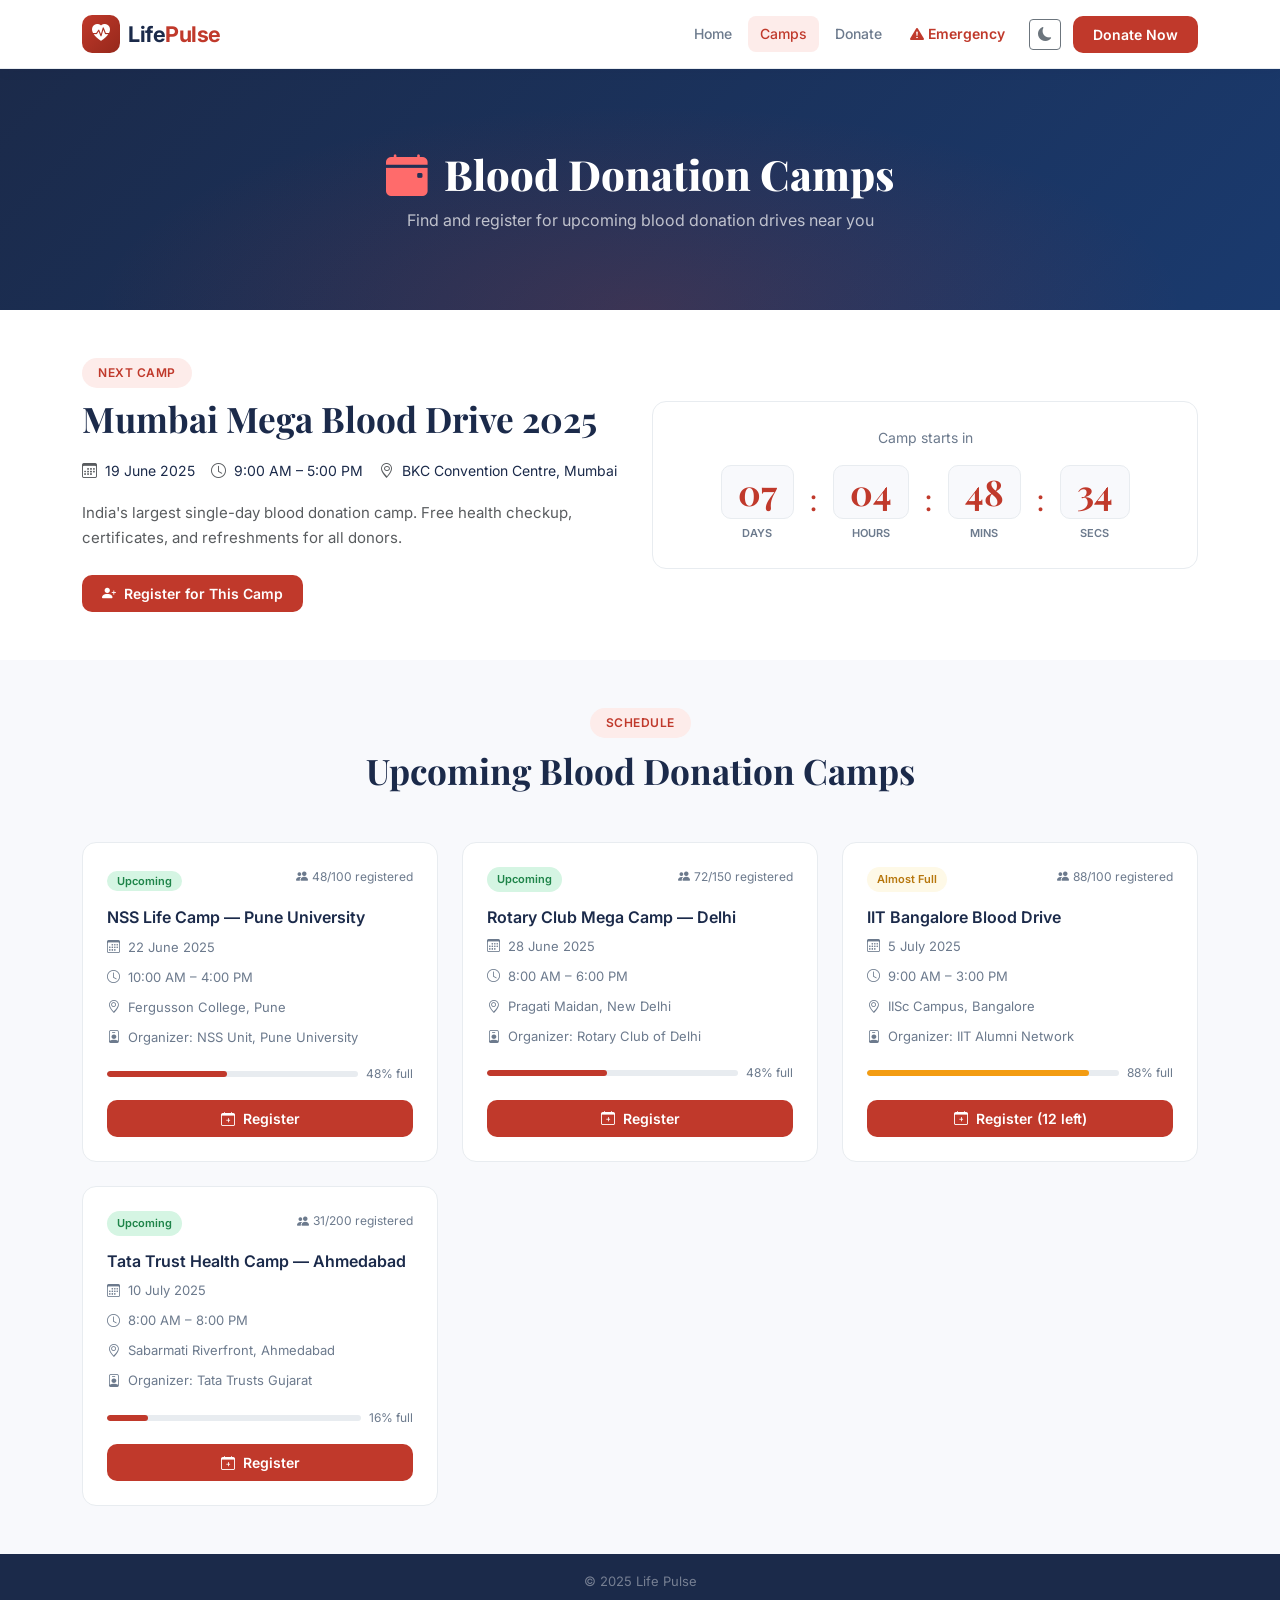
<file: pages/camps.html>
<!DOCTYPE html>
<html lang="en" data-theme="light">
<head>
  <meta charset="UTF-8"/>
  <meta name="viewport" content="width=device-width, initial-scale=1.0"/>
  <title>Blood Donation Camps — Life Pulse</title>
  <link rel="stylesheet" href="https://cdn.jsdelivr.net/npm/bootstrap@5.3.0/dist/css/bootstrap.min.css"/>
  <link rel="stylesheet" href="https://cdn.jsdelivr.net/npm/bootstrap-icons@1.11.0/font/bootstrap-icons.css"/>
  <link href="https://fonts.googleapis.com/css2?family=Inter:wght@300;400;500;600;700;800&family=Playfair+Display:wght@700;800&display=swap" rel="stylesheet"/>
  <link rel="stylesheet" href="../css/style.css"/>
</head>
<body>
<nav class="navbar navbar-expand-lg lp-navbar sticky-top" id="mainNav">
  <div class="container">
    <a class="navbar-brand d-flex align-items-center gap-2" href="../index.html">
      <div class="brand-icon"><i class="bi bi-heart-pulse-fill"></i></div>
      <span class="brand-name">Life<span class="brand-accent">Pulse</span></span>
    </a>
    <button class="navbar-toggler" type="button" data-bs-toggle="collapse" data-bs-target="#navMenu"><span class="navbar-toggler-icon"></span></button>
    <div class="collapse navbar-collapse" id="navMenu">
      <ul class="navbar-nav ms-auto align-items-center gap-1">
        <li class="nav-item"><a class="nav-link" href="../index.html">Home</a></li>
        <li class="nav-item"><a class="nav-link active" href="camps.html">Camps</a></li>
        <li class="nav-item"><a class="nav-link" href="donate.html">Donate</a></li>
        <li class="nav-item"><a class="nav-link emergency-link" href="emergency.html"><i class="bi bi-exclamation-triangle-fill me-1"></i>Emergency</a></li>
        <li class="nav-item"><button class="btn btn-sm btn-outline-secondary ms-2" id="darkToggle"><i class="bi bi-moon-fill"></i></button></li>
        <li class="nav-item ms-2"><a class="btn lp-btn-primary" href="donate.html">Donate Now</a></li>
      </ul>
    </div>
  </div>
</nav>

<section class="page-hero">
  <div class="container">
    <h1><i class="bi bi-calendar-event-fill me-3" style="color:#FF6B6B"></i>Blood Donation Camps</h1>
    <p>Find and register for upcoming blood donation drives near you</p>
  </div>
</section>

<!-- COUNTDOWN -->
<section class="py-5" style="background:var(--lp-card)">
  <div class="container">
    <div class="row align-items-center g-4">
      <div class="col-lg-6">
        <span class="section-badge">Next Camp</span>
        <h2 class="section-title mt-2">Mumbai Mega Blood Drive 2025</h2>
        <div class="d-flex flex-wrap gap-3 mt-3">
          <div class="d-flex align-items-center gap-2"><i class="bi bi-calendar3 text-muted"></i><span style="font-size:14px">19 June 2025</span></div>
          <div class="d-flex align-items-center gap-2"><i class="bi bi-clock text-muted"></i><span style="font-size:14px">9:00 AM – 5:00 PM</span></div>
          <div class="d-flex align-items-center gap-2"><i class="bi bi-geo-alt text-muted"></i><span style="font-size:14px">BKC Convention Centre, Mumbai</span></div>
        </div>
        <p class="text-muted mt-3">India's largest single-day blood donation camp. Free health checkup, certificates, and refreshments for all donors.</p>
        <button class="btn lp-btn-primary mt-2 camp-register-btn" data-camp="Mumbai Mega Blood Drive 2025">
          <i class="bi bi-person-plus-fill me-2"></i>Register for This Camp
        </button>
      </div>
      <div class="col-lg-6">
        <div class="countdown-box" id="campCountdown">
          <p style="font-size:14px;color:var(--lp-text-muted);margin-bottom:16px">Camp starts in</p>
          <div class="countdown-timer">
            <div class="countdown-unit">
              <span class="countdown-num" id="cdDays">--</span>
              <span class="countdown-label">Days</span>
            </div>
            <div style="font-size:2rem;color:var(--lp-red);padding-top:8px">:</div>
            <div class="countdown-unit">
              <span class="countdown-num" id="cdHours">--</span>
              <span class="countdown-label">Hours</span>
            </div>
            <div style="font-size:2rem;color:var(--lp-red);padding-top:8px">:</div>
            <div class="countdown-unit">
              <span class="countdown-num" id="cdMins">--</span>
              <span class="countdown-label">Mins</span>
            </div>
            <div style="font-size:2rem;color:var(--lp-red);padding-top:8px">:</div>
            <div class="countdown-unit">
              <span class="countdown-num" id="cdSecs">--</span>
              <span class="countdown-label">Secs</span>
            </div>
          </div>
        </div>
      </div>
    </div>
  </div>
</section>

<!-- UPCOMING CAMPS -->
<section class="py-5" style="background:var(--lp-bg)">
  <div class="container">
    <div class="section-header text-center mb-5">
      <span class="section-badge">Schedule</span>
      <h2 class="section-title">Upcoming Blood Donation Camps</h2>
    </div>
    <div class="row g-4">
      <div class="col-md-6 col-lg-4" data-aos="fade-up">
        <div class="camp-card">
          <div class="d-flex justify-content-between align-items-start mb-3">
            <div>
              <span style="background:#d5f5e3;color:#1e8449;padding:3px 10px;border-radius:50px;font-size:11px;font-weight:600">Upcoming</span>
            </div>
            <div style="text-align:right;font-size:12px;color:var(--lp-text-muted)">
              <i class="bi bi-people-fill me-1"></i>48/100 registered
            </div>
          </div>
          <h5 style="font-weight:600;font-size:1rem;margin-bottom:8px">NSS Life Camp — Pune University</h5>
          <div style="display:flex;flex-direction:column;gap:8px;font-size:13px;color:var(--lp-text-muted);margin-bottom:16px;">
            <div><i class="bi bi-calendar3 me-2"></i>22 June 2025</div>
            <div><i class="bi bi-clock me-2"></i>10:00 AM – 4:00 PM</div>
            <div><i class="bi bi-geo-alt me-2"></i>Fergusson College, Pune</div>
            <div><i class="bi bi-person-badge me-2"></i>Organizer: NSS Unit, Pune University</div>
          </div>
          <div class="d-flex align-items-center gap-2 mb-3">
            <div style="flex:1;height:6px;background:var(--lp-border);border-radius:3px;overflow:hidden">
              <div style="width:48%;height:100%;background:var(--lp-red);border-radius:3px;"></div>
            </div>
            <span style="font-size:12px;color:var(--lp-text-muted)">48% full</span>
          </div>
          <button class="btn lp-btn-primary w-100 camp-register-btn" data-camp="NSS Life Camp — Pune University">
            <i class="bi bi-calendar-plus me-2"></i>Register
          </button>
        </div>
      </div>

      <div class="col-md-6 col-lg-4" data-aos="fade-up" data-aos-delay="80">
        <div class="camp-card">
          <div class="d-flex justify-content-between align-items-start mb-3">
            <span style="background:#d5f5e3;color:#1e8449;padding:3px 10px;border-radius:50px;font-size:11px;font-weight:600">Upcoming</span>
            <div style="text-align:right;font-size:12px;color:var(--lp-text-muted)"><i class="bi bi-people-fill me-1"></i>72/150 registered</div>
          </div>
          <h5 style="font-weight:600;font-size:1rem;margin-bottom:8px">Rotary Club Mega Camp — Delhi</h5>
          <div style="display:flex;flex-direction:column;gap:8px;font-size:13px;color:var(--lp-text-muted);margin-bottom:16px;">
            <div><i class="bi bi-calendar3 me-2"></i>28 June 2025</div>
            <div><i class="bi bi-clock me-2"></i>8:00 AM – 6:00 PM</div>
            <div><i class="bi bi-geo-alt me-2"></i>Pragati Maidan, New Delhi</div>
            <div><i class="bi bi-person-badge me-2"></i>Organizer: Rotary Club of Delhi</div>
          </div>
          <div class="d-flex align-items-center gap-2 mb-3">
            <div style="flex:1;height:6px;background:var(--lp-border);border-radius:3px;overflow:hidden">
              <div style="width:48%;height:100%;background:var(--lp-red);border-radius:3px;"></div>
            </div>
            <span style="font-size:12px;color:var(--lp-text-muted)">48% full</span>
          </div>
          <button class="btn lp-btn-primary w-100 camp-register-btn" data-camp="Rotary Club Mega Camp — Delhi">
            <i class="bi bi-calendar-plus me-2"></i>Register
          </button>
        </div>
      </div>

      <div class="col-md-6 col-lg-4" data-aos="fade-up" data-aos-delay="160">
        <div class="camp-card">
          <div class="d-flex justify-content-between align-items-start mb-3">
            <span style="background:#fef9e7;color:#b7770d;padding:3px 10px;border-radius:50px;font-size:11px;font-weight:600">Almost Full</span>
            <div style="text-align:right;font-size:12px;color:var(--lp-text-muted)"><i class="bi bi-people-fill me-1"></i>88/100 registered</div>
          </div>
          <h5 style="font-weight:600;font-size:1rem;margin-bottom:8px">IIT Bangalore Blood Drive</h5>
          <div style="display:flex;flex-direction:column;gap:8px;font-size:13px;color:var(--lp-text-muted);margin-bottom:16px;">
            <div><i class="bi bi-calendar3 me-2"></i>5 July 2025</div>
            <div><i class="bi bi-clock me-2"></i>9:00 AM – 3:00 PM</div>
            <div><i class="bi bi-geo-alt me-2"></i>IISc Campus, Bangalore</div>
            <div><i class="bi bi-person-badge me-2"></i>Organizer: IIT Alumni Network</div>
          </div>
          <div class="d-flex align-items-center gap-2 mb-3">
            <div style="flex:1;height:6px;background:var(--lp-border);border-radius:3px;overflow:hidden">
              <div style="width:88%;height:100%;background:#f39c12;border-radius:3px;"></div>
            </div>
            <span style="font-size:12px;color:var(--lp-text-muted)">88% full</span>
          </div>
          <button class="btn lp-btn-primary w-100 camp-register-btn" data-camp="IIT Bangalore Blood Drive">
            <i class="bi bi-calendar-plus me-2"></i>Register (12 left)
          </button>
        </div>
      </div>

      <div class="col-md-6 col-lg-4" data-aos="fade-up" data-aos-delay="240">
        <div class="camp-card">
          <div class="d-flex justify-content-between align-items-start mb-3">
            <span style="background:#d5f5e3;color:#1e8449;padding:3px 10px;border-radius:50px;font-size:11px;font-weight:600">Upcoming</span>
            <div style="text-align:right;font-size:12px;color:var(--lp-text-muted)"><i class="bi bi-people-fill me-1"></i>31/200 registered</div>
          </div>
          <h5 style="font-weight:600;font-size:1rem;margin-bottom:8px">Tata Trust Health Camp — Ahmedabad</h5>
          <div style="display:flex;flex-direction:column;gap:8px;font-size:13px;color:var(--lp-text-muted);margin-bottom:16px;">
            <div><i class="bi bi-calendar3 me-2"></i>10 July 2025</div>
            <div><i class="bi bi-clock me-2"></i>8:00 AM – 8:00 PM</div>
            <div><i class="bi bi-geo-alt me-2"></i>Sabarmati Riverfront, Ahmedabad</div>
            <div><i class="bi bi-person-badge me-2"></i>Organizer: Tata Trusts Gujarat</div>
          </div>
          <div class="d-flex align-items-center gap-2 mb-3">
            <div style="flex:1;height:6px;background:var(--lp-border);border-radius:3px;overflow:hidden">
              <div style="width:16%;height:100%;background:var(--lp-red);border-radius:3px;"></div>
            </div>
            <span style="font-size:12px;color:var(--lp-text-muted)">16% full</span>
          </div>
          <button class="btn lp-btn-primary w-100 camp-register-btn" data-camp="Tata Trust Health Camp — Ahmedabad">
            <i class="bi bi-calendar-plus me-2"></i>Register
          </button>
        </div>
      </div>

    </div>
  </div>
</section>

<footer class="lp-footer py-3 text-center">
  <p class="mb-0" style="color:rgba(255,255,255,0.4);font-size:13px">&copy; 2025 Life Pulse</p>
</footer>
<script src="https://cdn.jsdelivr.net/npm/bootstrap@5.3.0/dist/js/bootstrap.bundle.min.js"></script>
<script src="../js/main.js"></script>
</body>
</html>
</file>
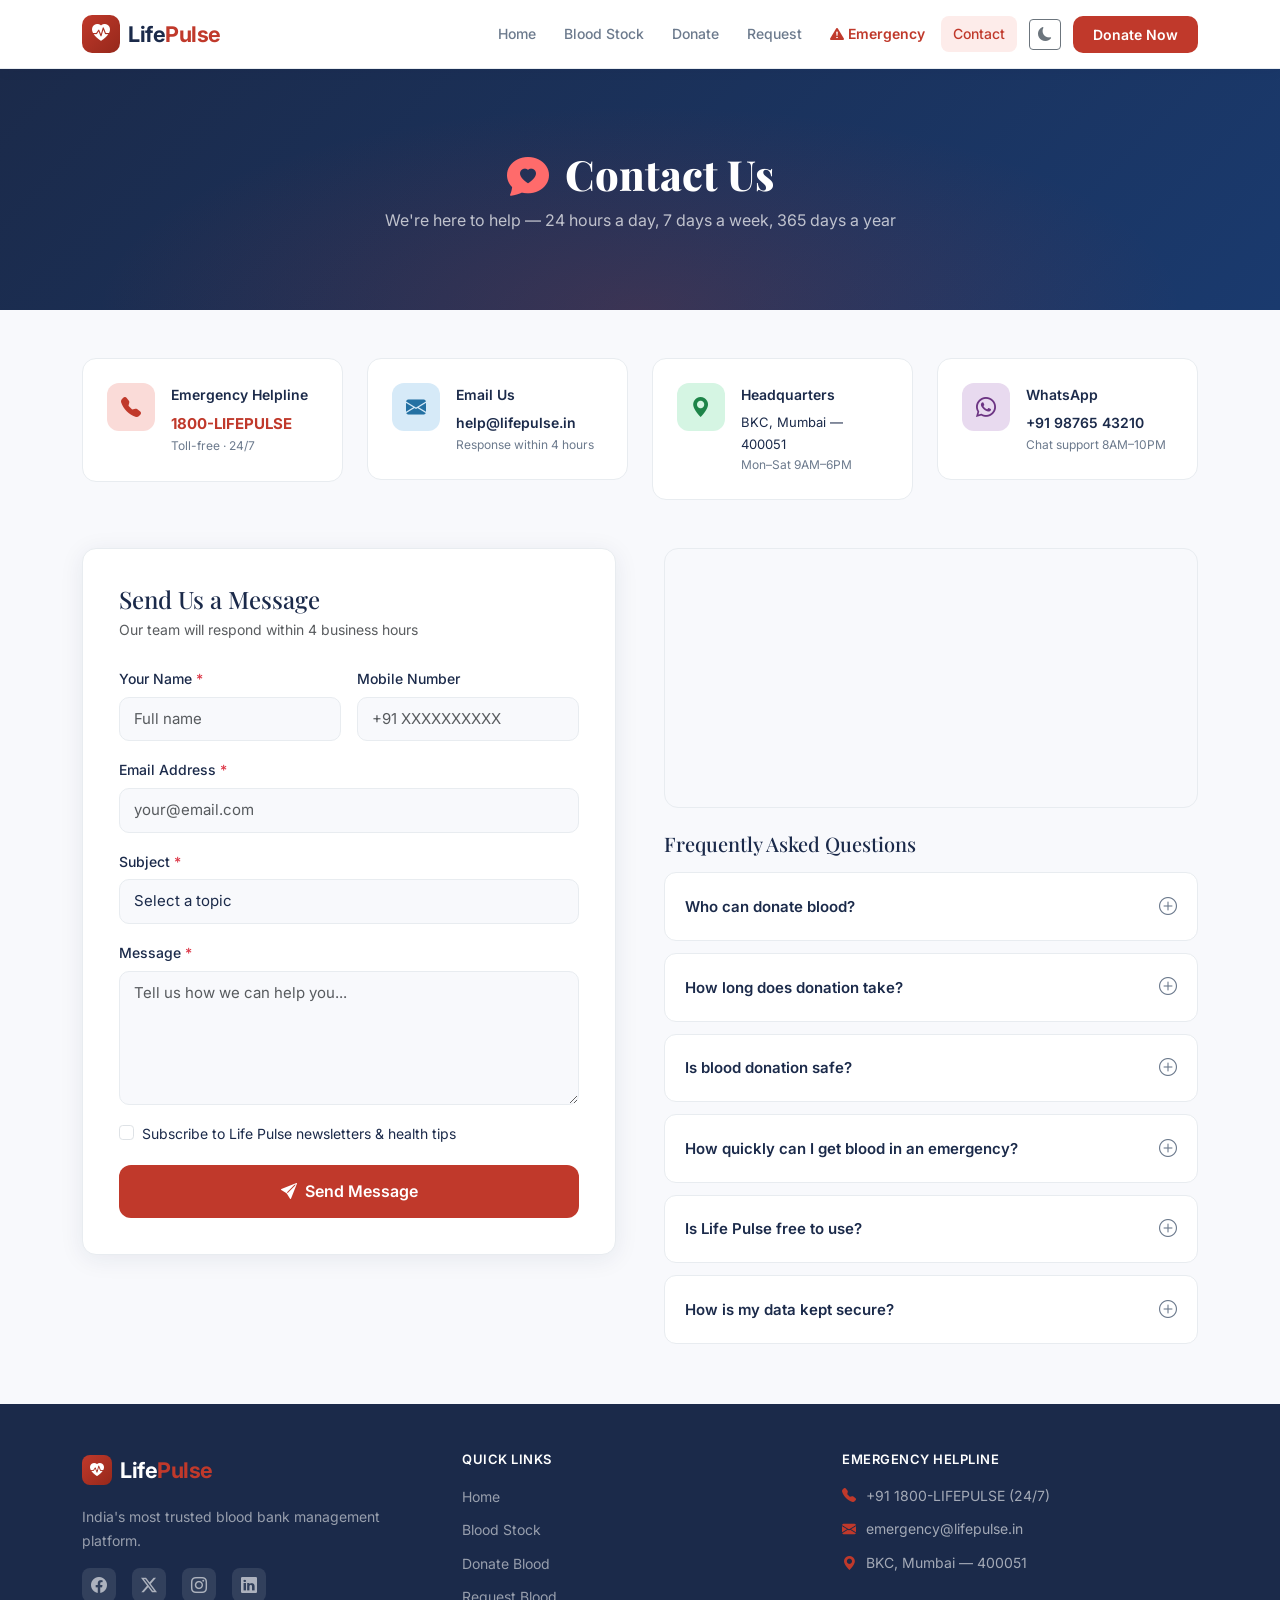
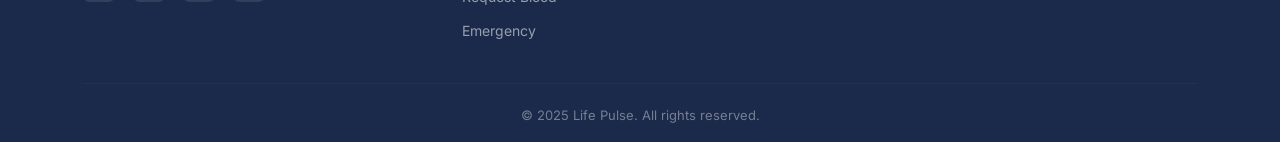
<file: pages/contact.html>
<!DOCTYPE html>
<html lang="en" data-theme="light">
<head>
  <meta charset="UTF-8"/>
  <meta name="viewport" content="width=device-width, initial-scale=1.0"/>
  <title>Contact Us — Life Pulse</title>
  <link rel="stylesheet" href="https://cdn.jsdelivr.net/npm/bootstrap@5.3.0/dist/css/bootstrap.min.css"/>
  <link rel="stylesheet" href="https://cdn.jsdelivr.net/npm/bootstrap-icons@1.11.0/font/bootstrap-icons.css"/>
  <link href="https://fonts.googleapis.com/css2?family=Inter:wght@300;400;500;600;700;800&family=Playfair+Display:wght@700;800&display=swap" rel="stylesheet"/>
  <link rel="stylesheet" href="../css/style.css"/>
  <style>
    .contact-info-card {
      background: var(--lp-card);
      border: 1px solid var(--lp-border);
      border-radius: var(--lp-radius);
      padding: 24px;
      display: flex;
      align-items: flex-start;
      gap: 16px;
      transition: all var(--lp-transition);
    }
    .contact-info-card:hover { transform: translateY(-2px); box-shadow: var(--lp-shadow-hover); }
    .contact-icon-wrap {
      width: 48px; height: 48px;
      border-radius: 12px;
      display: flex; align-items: center; justify-content: center;
      font-size: 20px;
      flex-shrink: 0;
    }
    .faq-item {
      background: var(--lp-card);
      border: 1px solid var(--lp-border);
      border-radius: 12px;
      overflow: hidden;
      margin-bottom: 12px;
    }
    .faq-question {
      padding: 18px 20px;
      cursor: pointer;
      display: flex;
      justify-content: space-between;
      align-items: center;
      font-weight: 600;
      font-size: 15px;
      color: var(--lp-text);
      user-select: none;
      transition: background 0.2s;
    }
    .faq-question:hover { background: var(--lp-bg); }
    .faq-answer {
      padding: 0 20px;
      max-height: 0;
      overflow: hidden;
      transition: max-height 0.3s ease, padding 0.3s ease;
      font-size: 14px;
      color: var(--lp-text-muted);
      line-height: 1.7;
    }
    .faq-item.open .faq-answer { max-height: 200px; padding: 0 20px 18px; }
    .faq-item.open .faq-icon { transform: rotate(45deg); color: var(--lp-red); }
    .faq-icon { transition: transform 0.3s ease; font-size: 18px; color: var(--lp-text-muted); }
  </style>
</head>
<body>

<nav class="navbar navbar-expand-lg lp-navbar sticky-top" id="mainNav">
  <div class="container">
    <a class="navbar-brand d-flex align-items-center gap-2" href="../index.html">
      <div class="brand-icon"><i class="bi bi-heart-pulse-fill"></i></div>
      <span class="brand-name">Life<span class="brand-accent">Pulse</span></span>
    </a>
    <button class="navbar-toggler" type="button" data-bs-toggle="collapse" data-bs-target="#navMenu"><span class="navbar-toggler-icon"></span></button>
    <div class="collapse navbar-collapse" id="navMenu">
      <ul class="navbar-nav ms-auto align-items-center gap-1">
        <li class="nav-item"><a class="nav-link" href="../index.html">Home</a></li>
        <li class="nav-item"><a class="nav-link" href="blood-stock.html">Blood Stock</a></li>
        <li class="nav-item"><a class="nav-link" href="donate.html">Donate</a></li>
        <li class="nav-item"><a class="nav-link" href="request.html">Request</a></li>
        <li class="nav-item"><a class="nav-link emergency-link" href="emergency.html"><i class="bi bi-exclamation-triangle-fill me-1"></i>Emergency</a></li>
        <li class="nav-item"><a class="nav-link active" href="contact.html">Contact</a></li>
        <li class="nav-item"><button class="btn btn-sm btn-outline-secondary ms-2" id="darkToggle"><i class="bi bi-moon-fill"></i></button></li>
        <li class="nav-item ms-2"><a class="btn lp-btn-primary" href="donate.html">Donate Now</a></li>
      </ul>
    </div>
  </div>
</nav>

<section class="page-hero">
  <div class="container">
    <h1><i class="bi bi-chat-heart-fill me-3" style="color:#FF6B6B"></i>Contact Us</h1>
    <p>We're here to help — 24 hours a day, 7 days a week, 365 days a year</p>
  </div>
</section>

<!-- CONTACT CARDS -->
<section class="py-5" style="background:var(--lp-bg)">
  <div class="container">
    <div class="row g-4 mb-5">
      <div class="col-md-6 col-lg-3" data-aos="fade-up" data-aos-delay="0">
        <div class="contact-info-card">
          <div class="contact-icon-wrap" style="background:#fadbd8;color:#c0392b"><i class="bi bi-telephone-fill"></i></div>
          <div>
            <div style="font-weight:600;font-size:14px;color:var(--lp-text);margin-bottom:4px">Emergency Helpline</div>
            <div style="font-size:15px;font-weight:700;color:var(--lp-red)">1800-LIFEPULSE</div>
            <div style="font-size:12px;color:var(--lp-text-muted)">Toll-free · 24/7</div>
          </div>
        </div>
      </div>
      <div class="col-md-6 col-lg-3" data-aos="fade-up" data-aos-delay="80">
        <div class="contact-info-card">
          <div class="contact-icon-wrap" style="background:#d6eaf8;color:#2471a3"><i class="bi bi-envelope-fill"></i></div>
          <div>
            <div style="font-weight:600;font-size:14px;color:var(--lp-text);margin-bottom:4px">Email Us</div>
            <div style="font-size:14px;font-weight:600;color:var(--lp-text)">help@lifepulse.in</div>
            <div style="font-size:12px;color:var(--lp-text-muted)">Response within 4 hours</div>
          </div>
        </div>
      </div>
      <div class="col-md-6 col-lg-3" data-aos="fade-up" data-aos-delay="160">
        <div class="contact-info-card">
          <div class="contact-icon-wrap" style="background:#d5f5e3;color:#1e8449"><i class="bi bi-geo-alt-fill"></i></div>
          <div>
            <div style="font-weight:600;font-size:14px;color:var(--lp-text);margin-bottom:4px">Headquarters</div>
            <div style="font-size:13px;color:var(--lp-text)">BKC, Mumbai — 400051</div>
            <div style="font-size:12px;color:var(--lp-text-muted)">Mon–Sat 9AM–6PM</div>
          </div>
        </div>
      </div>
      <div class="col-md-6 col-lg-3" data-aos="fade-up" data-aos-delay="240">
        <div class="contact-info-card">
          <div class="contact-icon-wrap" style="background:#e8daef;color:#6c3483"><i class="bi bi-whatsapp"></i></div>
          <div>
            <div style="font-weight:600;font-size:14px;color:var(--lp-text);margin-bottom:4px">WhatsApp</div>
            <div style="font-size:14px;font-weight:600;color:var(--lp-text)">+91 98765 43210</div>
            <div style="font-size:12px;color:var(--lp-text-muted)">Chat support 8AM–10PM</div>
          </div>
        </div>
      </div>
    </div>

    <div class="row g-5">
      <!-- CONTACT FORM -->
      <div class="col-lg-6" data-aos="fade-right">
        <div class="form-card">
          <h4 style="font-family:'Playfair Display',serif;margin-bottom:4px">Send Us a Message</h4>
          <p class="text-muted mb-4" style="font-size:14px">Our team will respond within 4 business hours</p>
          <form id="contactForm" novalidate>
            <div class="row g-3">
              <div class="col-md-6">
                <label class="form-label">Your Name <span class="text-danger">*</span></label>
                <input type="text" class="form-control" placeholder="Full name" required/>
              </div>
              <div class="col-md-6">
                <label class="form-label">Mobile Number</label>
                <input type="tel" class="form-control" placeholder="+91 XXXXXXXXXX"/>
              </div>
              <div class="col-12">
                <label class="form-label">Email Address <span class="text-danger">*</span></label>
                <input type="email" class="form-control" placeholder="your@email.com" required/>
              </div>
              <div class="col-12">
                <label class="form-label">Subject <span class="text-danger">*</span></label>
                <select class="form-select" required>
                  <option value="">Select a topic</option>
                  <option>Blood Donation Enquiry</option>
                  <option>Blood Request Help</option>
                  <option>Hospital Partnership</option>
                  <option>Technical Support</option>
                  <option>Volunteer / Camp Organizer</option>
                  <option>Media / Press</option>
                  <option>Other</option>
                </select>
              </div>
              <div class="col-12">
                <label class="form-label">Message <span class="text-danger">*</span></label>
                <textarea class="form-control" rows="5" placeholder="Tell us how we can help you..." required></textarea>
              </div>
              <div class="col-12">
                <div class="form-check">
                  <input class="form-check-input" type="checkbox" id="newsletter"/>
                  <label class="form-check-label" for="newsletter" style="font-size:14px">Subscribe to Life Pulse newsletters & health tips</label>
                </div>
              </div>
              <div class="col-12">
                <button type="submit" class="btn-submit">
                  <i class="bi bi-send-fill me-2"></i>Send Message
                </button>
              </div>
            </div>
          </form>
        </div>
      </div>

      <!-- MAP + FAQ -->
      <div class="col-lg-6" data-aos="fade-left">
        <!-- MAP -->
        <div style="border-radius:14px;overflow:hidden;height:260px;margin-bottom:24px;border:1px solid var(--lp-border)">
          <iframe
            src="https://www.google.com/maps/embed?pb=!1m18!1m12!1m3!1d30154.0!2d72.8777!3d19.0760!2m3!1f0!2f0!3f0!3m2!1i1024!2i768!4f13.1!3m3!1m2!1s0x3be7c6306644edc1%3A0x5da4ed8f8d648c69!2sBandra%20Kurla%20Complex%2C%20Mumbai!5e0!3m2!1sen!2sin!4v1"
            width="100%" height="100%" style="border:0;" allowfullscreen loading="lazy"></iframe>
        </div>

        <!-- FAQ -->
        <h5 style="font-family:'Playfair Display',serif;margin-bottom:16px">Frequently Asked Questions</h5>

        <div class="faq-item" onclick="toggleFaq(this)">
          <div class="faq-question">Who can donate blood?<i class="bi bi-plus-circle faq-icon"></i></div>
          <div class="faq-answer">Anyone between 18–65 years of age, weighing at least 50 kg, and in good health can donate blood. You must wait at least 56 days between whole blood donations. People with certain medical conditions or on specific medications may be deferred.</div>
        </div>

        <div class="faq-item" onclick="toggleFaq(this)">
          <div class="faq-question">How long does donation take?<i class="bi bi-plus-circle faq-icon"></i></div>
          <div class="faq-answer">The actual blood donation takes only 8–10 minutes. However, including registration, mini health check-up, donation, and refreshment break, the entire process takes about 45–60 minutes.</div>
        </div>

        <div class="faq-item" onclick="toggleFaq(this)">
          <div class="faq-question">Is blood donation safe?<i class="bi bi-plus-circle faq-icon"></i></div>
          <div class="faq-answer">Yes, absolutely. All Life Pulse partner blood banks use sterile, single-use needles. The process is completely safe. Donors may feel mild fatigue or dizziness which passes quickly. Our trained staff monitor you throughout.</div>
        </div>

        <div class="faq-item" onclick="toggleFaq(this)">
          <div class="faq-question">How quickly can I get blood in an emergency?<i class="bi bi-plus-circle faq-icon"></i></div>
          <div class="faq-answer">For critical emergencies, our SOS system dispatches alerts to nearby donors and hospitals within 60 seconds. The average response time for critical requests is under 3 minutes. For routine requests, we match within 2–4 hours.</div>
        </div>

        <div class="faq-item" onclick="toggleFaq(this)">
          <div class="faq-question">Is Life Pulse free to use?<i class="bi bi-plus-circle faq-icon"></i></div>
          <div class="faq-answer">Yes! Life Pulse is completely free for all donors, patients, and their families. We are a non-profit initiative funded by government grants and CSR contributions from our hospital partners.</div>
        </div>

        <div class="faq-item" onclick="toggleFaq(this)">
          <div class="faq-question">How is my data kept secure?<i class="bi bi-plus-circle faq-icon"></i></div>
          <div class="faq-answer">We use AES-256 encryption for all stored data, JWT authentication for API access, and OTP verification for all critical actions. We are HIPAA compliant and never share personal data with third parties without explicit consent.</div>
        </div>
      </div>
    </div>
  </div>
</section>

<footer class="lp-footer pt-5 pb-3">
  <div class="container">
    <div class="row g-4 mb-4">
      <div class="col-lg-4">
        <div class="footer-brand d-flex align-items-center gap-2 mb-3">
          <div class="brand-icon small"><i class="bi bi-heart-pulse-fill"></i></div>
          <span class="brand-name">Life<span class="brand-accent">Pulse</span></span>
        </div>
        <p class="footer-desc">India's most trusted blood bank management platform.</p>
        <div class="footer-social d-flex gap-3 mt-3">
          <a href="#"><i class="bi bi-facebook"></i></a>
          <a href="#"><i class="bi bi-twitter-x"></i></a>
          <a href="#"><i class="bi bi-instagram"></i></a>
          <a href="#"><i class="bi bi-linkedin"></i></a>
        </div>
      </div>
      <div class="col-sm-6 col-lg-4">
        <h6 class="footer-title">Quick Links</h6>
        <ul class="footer-links">
          <li><a href="../index.html">Home</a></li>
          <li><a href="blood-stock.html">Blood Stock</a></li>
          <li><a href="donate.html">Donate Blood</a></li>
          <li><a href="request.html">Request Blood</a></li>
          <li><a href="emergency.html">Emergency</a></li>
        </ul>
      </div>
      <div class="col-sm-6 col-lg-4">
        <h6 class="footer-title">Emergency Helpline</h6>
        <div class="footer-helpline">
          <div class="helpline-item"><i class="bi bi-telephone-fill text-red"></i><span>+91 1800-LIFEPULSE (24/7)</span></div>
          <div class="helpline-item"><i class="bi bi-envelope-fill text-red"></i><span>emergency@lifepulse.in</span></div>
          <div class="helpline-item"><i class="bi bi-geo-alt-fill text-red"></i><span>BKC, Mumbai — 400051</span></div>
        </div>
      </div>
    </div>
    <hr class="footer-divider"/>
    <p class="text-center mb-0" style="color:rgba(255,255,255,0.4);font-size:13px">&copy; 2025 Life Pulse. All rights reserved.</p>
  </div>
</footer>

<script src="https://cdn.jsdelivr.net/npm/bootstrap@5.3.0/dist/js/bootstrap.bundle.min.js"></script>
<script src="../js/main.js"></script>
<script>
function toggleFaq(el) {
  const isOpen = el.classList.contains('open');
  document.querySelectorAll('.faq-item.open').forEach(f => f.classList.remove('open'));
  if (!isOpen) el.classList.add('open');
}
</script>
</body>
</html>
</file>
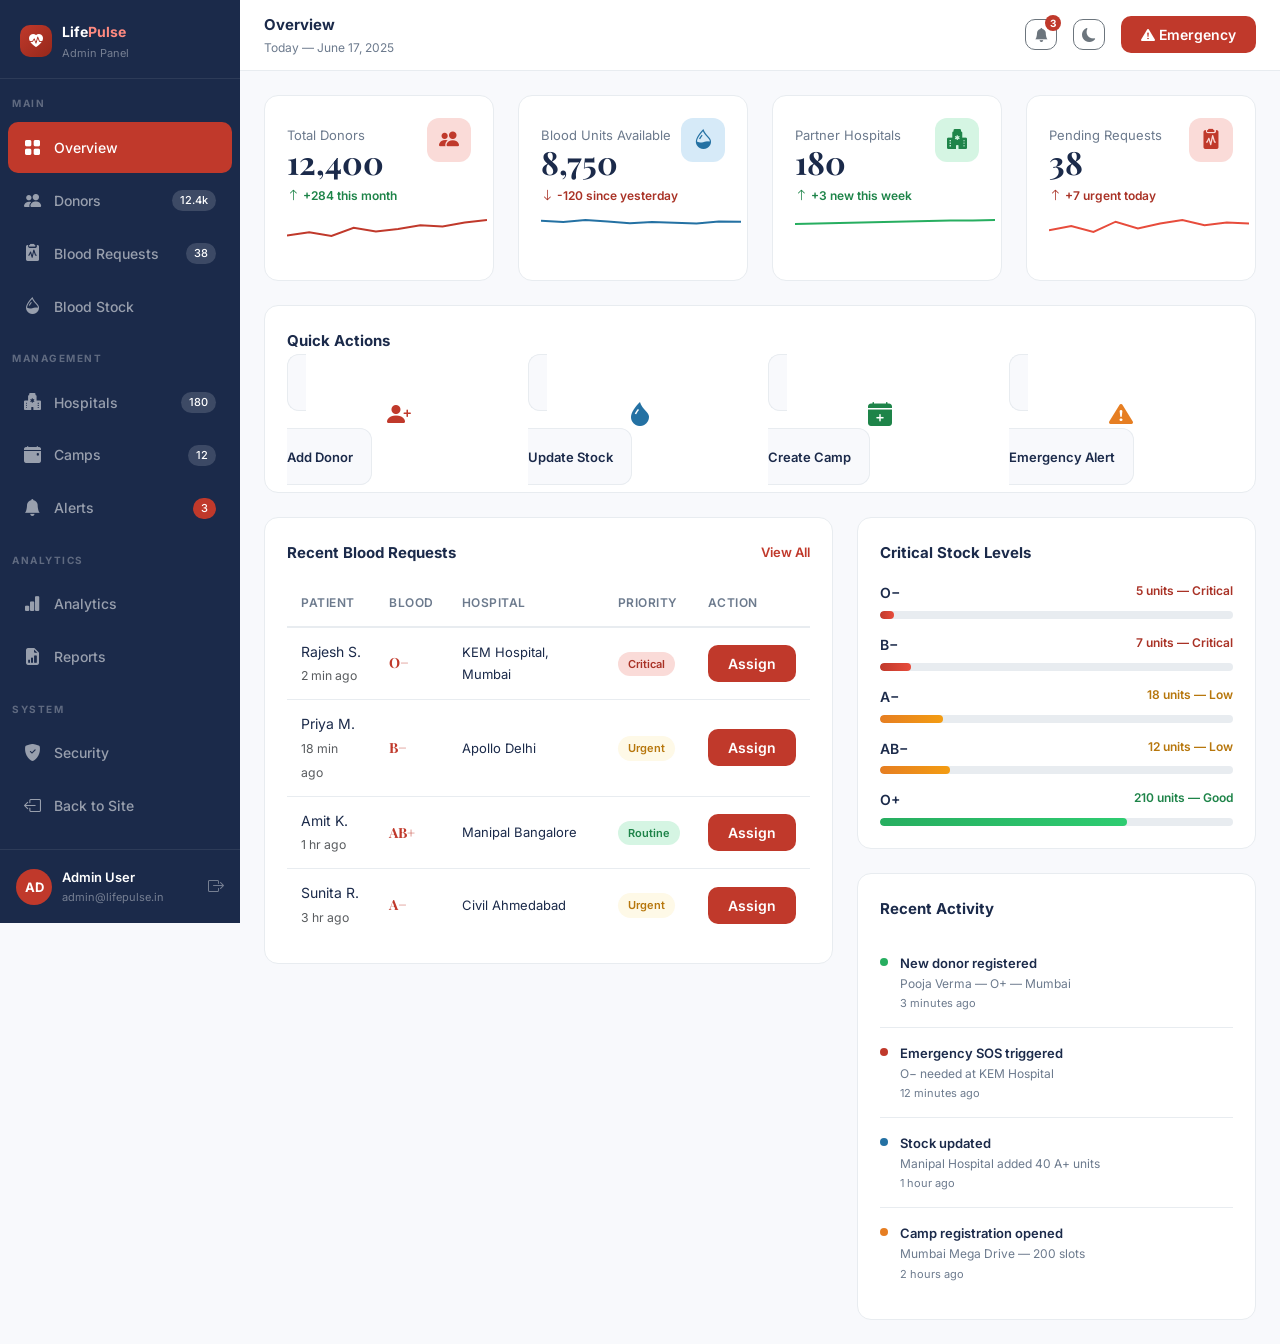
<file: pages/dashboard.html>
<!DOCTYPE html>
<html lang="en" data-theme="light">
<head>
  <meta charset="UTF-8"/>
  <meta name="viewport" content="width=device-width, initial-scale=1.0"/>
  <title>Admin Dashboard — Life Pulse</title>
  <link rel="stylesheet" href="https://cdn.jsdelivr.net/npm/bootstrap@5.3.0/dist/css/bootstrap.min.css"/>
  <link rel="stylesheet" href="https://cdn.jsdelivr.net/npm/bootstrap-icons@1.11.0/font/bootstrap-icons.css"/>
  <link href="https://fonts.googleapis.com/css2?family=Inter:wght@300;400;500;600;700;800&family=Playfair+Display:wght@700;800&display=swap" rel="stylesheet"/>
  <link rel="stylesheet" href="../css/style.css"/>
  <style>
    body { background: var(--lp-bg); overflow-x: hidden; }
    .sidebar {
      width: 240px;
      min-height: 100vh;
      background: var(--lp-navy);
      position: fixed; top: 0; left: 0;
      z-index: 200;
      display: flex; flex-direction: column;
      transition: transform 0.3s ease;
    }
    [data-theme="dark"] .sidebar { background: #080f1a; }
    .sidebar-logo {
      padding: 20px 20px 16px;
      border-bottom: 1px solid rgba(255,255,255,0.08);
      display: flex; align-items: center; gap: 10px;
    }
    .sidebar-section {
      padding: 16px 12px 8px;
      font-size: 10px;
      font-weight: 700;
      letter-spacing: 1.5px;
      color: rgba(255,255,255,0.3);
      text-transform: uppercase;
    }
    .sidebar-link {
      display: flex; align-items: center; gap: 10px;
      padding: 11px 16px;
      color: rgba(255,255,255,0.55);
      text-decoration: none;
      font-size: 14px; font-weight: 500;
      border-radius: 10px;
      margin: 2px 8px;
      transition: all 0.2s;
      cursor: pointer;
    }
    .sidebar-link:hover { background: rgba(255,255,255,0.08); color: white; }
    .sidebar-link.active { background: var(--lp-red); color: white; }
    .sidebar-link i { font-size: 17px; width: 20px; flex-shrink: 0; }
    .sidebar-link .badge-count {
      margin-left: auto;
      background: rgba(255,255,255,0.15);
      color: white;
      border-radius: 50px;
      padding: 1px 8px;
      font-size: 11px;
    }
    .sidebar-link.active .badge-count { background: rgba(255,255,255,0.25); }

    .main-content {
      margin-left: 240px;
      min-height: 100vh;
    }

    .topbar {
      background: var(--lp-card);
      border-bottom: 1px solid var(--lp-border);
      padding: 12px 24px;
      display: flex; align-items: center; justify-content: space-between;
      position: sticky; top: 0; z-index: 100;
    }

    .dash-card {
      background: var(--lp-card);
      border: 1px solid var(--lp-border);
      border-radius: 14px;
      padding: 22px;
      transition: all 0.25s ease;
    }
    .dash-card:hover { transform: translateY(-3px); box-shadow: var(--lp-shadow-hover); }

    .dash-metric {
      font-family: 'Playfair Display', serif;
      font-size: 2rem;
      font-weight: 700;
      color: var(--lp-text);
      line-height: 1;
    }

    .dash-label { font-size: 13px; color: var(--lp-text-muted); margin-top: 6px; }
    .dash-change { font-size: 12px; font-weight: 600; margin-top: 8px; }
    .change-up { color: #1e8449; }
    .change-down { color: #a93226; }

    .mini-chart { display: block; margin-top: 12px; }

    .activity-item {
      display: flex; align-items: flex-start; gap: 12px;
      padding: 14px 0;
      border-bottom: 1px solid var(--lp-border);
    }
    .activity-item:last-child { border-bottom: none; }
    .activity-dot {
      width: 8px; height: 8px;
      border-radius: 50%;
      flex-shrink: 0;
      margin-top: 6px;
    }

    .data-table { width: 100%; border-collapse: collapse; }
    .data-table th {
      padding: 12px 14px;
      font-size: 12px;
      font-weight: 600;
      color: var(--lp-text-muted);
      text-transform: uppercase;
      letter-spacing: 0.5px;
      border-bottom: 2px solid var(--lp-border);
      text-align: left;
    }
    .data-table td {
      padding: 12px 14px;
      font-size: 14px;
      color: var(--lp-text);
      border-bottom: 1px solid var(--lp-border);
    }
    .data-table tr:hover td { background: var(--lp-bg); }
    .data-table tr:last-child td { border-bottom: none; }

    .quick-action {
      background: var(--lp-bg);
      border: 1px solid var(--lp-border);
      border-radius: 12px;
      padding: 18px;
      cursor: pointer;
      transition: all 0.2s;
      text-align: center;
      text-decoration: none;
    }
    .quick-action:hover { border-color: var(--lp-red); transform: translateY(-2px); }
    .quick-action i { font-size: 24px; margin-bottom: 8px; display: block; }
    .quick-action span { font-size: 13px; font-weight: 600; color: var(--lp-text); }

    @media(max-width:991px) {
      .sidebar { transform: translateX(-100%); }
      .sidebar.open { transform: translateX(0); }
      .main-content { margin-left: 0; }
    }
  </style>
</head>
<body>

<!-- SIDEBAR -->
<aside class="sidebar" id="sidebar">
  <div class="sidebar-logo">
    <div class="brand-icon" style="width:32px;height:32px;font-size:14px;"><i class="bi bi-heart-pulse-fill"></i></div>
    <div>
      <div style="color:white;font-weight:700;font-size:14px;">Life<span style="color:#ff8a80">Pulse</span></div>
      <div style="color:rgba(255,255,255,0.4);font-size:11px;">Admin Panel</div>
    </div>
  </div>

  <div style="flex:1;overflow-y:auto;padding-bottom:16px;">
    <div class="sidebar-section">Main</div>
    <a class="sidebar-link active" onclick="showSection('overview', this)">
      <i class="bi bi-grid-fill"></i>Overview
    </a>
    <a class="sidebar-link" onclick="showSection('donors', this)">
      <i class="bi bi-people-fill"></i>Donors
      <span class="badge-count">12.4k</span>
    </a>
    <a class="sidebar-link" onclick="showSection('requests', this)">
      <i class="bi bi-clipboard2-pulse-fill"></i>Blood Requests
      <span class="badge-count">38</span>
    </a>
    <a class="sidebar-link" onclick="showSection('stock', this)">
      <i class="bi bi-droplet-half"></i>Blood Stock
    </a>

    <div class="sidebar-section">Management</div>
    <a class="sidebar-link" onclick="showSection('hospitals', this)">
      <i class="bi bi-hospital-fill"></i>Hospitals
      <span class="badge-count">180</span>
    </a>
    <a class="sidebar-link" onclick="showSection('camps', this)">
      <i class="bi bi-calendar-event-fill"></i>Camps
      <span class="badge-count">12</span>
    </a>
    <a class="sidebar-link" onclick="showSection('alerts', this)">
      <i class="bi bi-bell-fill"></i>Alerts
      <span class="badge-count" style="background:var(--lp-red);">3</span>
    </a>

    <div class="sidebar-section">Analytics</div>
    <a class="sidebar-link" onclick="showSection('analytics', this)">
      <i class="bi bi-bar-chart-fill"></i>Analytics
    </a>
    <a class="sidebar-link" onclick="showSection('reports', this)">
      <i class="bi bi-file-earmark-bar-graph-fill"></i>Reports
    </a>

    <div class="sidebar-section">System</div>
    <a class="sidebar-link" href="security.html">
      <i class="bi bi-shield-fill-check"></i>Security
    </a>
    <a class="sidebar-link" href="../index.html">
      <i class="bi bi-box-arrow-left"></i>Back to Site
    </a>
  </div>

  <div style="padding:16px;border-top:1px solid rgba(255,255,255,0.08);">
    <div style="display:flex;align-items:center;gap:10px">
      <div style="width:36px;height:36px;background:var(--lp-red);border-radius:50%;display:flex;align-items:center;justify-content:center;color:white;font-weight:700;font-size:13px;flex-shrink:0">AD</div>
      <div>
        <div style="color:white;font-size:13px;font-weight:600">Admin User</div>
        <div style="color:rgba(255,255,255,0.4);font-size:11px">admin@lifepulse.in</div>
      </div>
      <a href="login.html" style="color:rgba(255,255,255,0.4);margin-left:auto;font-size:16px;" title="Logout"><i class="bi bi-box-arrow-right"></i></a>
    </div>
  </div>
</aside>

<!-- MAIN CONTENT -->
<div class="main-content">
  <!-- TOPBAR -->
  <div class="topbar">
    <div class="d-flex align-items-center gap-3">
      <button class="btn btn-sm btn-outline-secondary d-lg-none" onclick="document.getElementById('sidebar').classList.toggle('open')">
        <i class="bi bi-list"></i>
      </button>
      <div>
        <div style="font-weight:700;font-size:15px;color:var(--lp-text)" id="pageTitle">Overview</div>
        <div style="font-size:12px;color:var(--lp-text-muted)" id="pageDate">Today — June 17, 2025</div>
      </div>
    </div>
    <div class="d-flex align-items-center gap-3">
      <div style="position:relative">
        <button class="btn btn-sm btn-outline-secondary" style="border-radius:10px">
          <i class="bi bi-bell-fill"></i>
        </button>
        <span class="notif-badge">3</span>
      </div>
      <button class="btn btn-sm btn-outline-secondary" id="darkToggle" style="border-radius:10px"><i class="bi bi-moon-fill"></i></button>
      <a href="../pages/emergency.html" class="btn lp-btn-primary btn-sm">
        <i class="bi bi-exclamation-triangle-fill me-1"></i>Emergency
      </a>
    </div>
  </div>

  <div class="p-4">

    <!-- ===== OVERVIEW SECTION ===== -->
    <div id="section-overview">
      <!-- STAT CARDS -->
      <div class="row g-4 mb-4">
        <div class="col-6 col-xl-3">
          <div class="dash-card">
            <div class="d-flex justify-content-between align-items-start">
              <div>
                <div class="dash-label">Total Donors</div>
                <div class="dash-metric">12,400</div>
                <div class="dash-change change-up"><i class="bi bi-arrow-up me-1"></i>+284 this month</div>
              </div>
              <div style="width:44px;height:44px;background:#fadbd8;border-radius:12px;display:flex;align-items:center;justify-content:center;color:var(--lp-red);font-size:20px;">
                <i class="bi bi-people-fill"></i>
              </div>
            </div>
            <canvas class="mini-chart" width="200" height="40" data-values="[80,92,78,110,95,105,120,115,130,140]" data-color="#c0392b"></canvas>
          </div>
        </div>
        <div class="col-6 col-xl-3">
          <div class="dash-card">
            <div class="d-flex justify-content-between align-items-start">
              <div>
                <div class="dash-label">Blood Units Available</div>
                <div class="dash-metric">8,750</div>
                <div class="dash-change change-down"><i class="bi bi-arrow-down me-1"></i>-120 since yesterday</div>
              </div>
              <div style="width:44px;height:44px;background:#d6eaf8;border-radius:12px;display:flex;align-items:center;justify-content:center;color:#2471a3;font-size:20px;">
                <i class="bi bi-droplet-half"></i>
              </div>
            </div>
            <canvas class="mini-chart" width="200" height="40" data-values="[900,870,920,880,840,870,850,830,880,875]" data-color="#2471a3"></canvas>
          </div>
        </div>
        <div class="col-6 col-xl-3">
          <div class="dash-card">
            <div class="d-flex justify-content-between align-items-start">
              <div>
                <div class="dash-label">Partner Hospitals</div>
                <div class="dash-metric">180</div>
                <div class="dash-change change-up"><i class="bi bi-arrow-up me-1"></i>+3 new this week</div>
              </div>
              <div style="width:44px;height:44px;background:#d5f5e3;border-radius:12px;display:flex;align-items:center;justify-content:center;color:#1e8449;font-size:20px;">
                <i class="bi bi-hospital-fill"></i>
              </div>
            </div>
            <canvas class="mini-chart" width="200" height="40" data-values="[160,163,165,168,170,172,175,177,178,180]" data-color="#27ae60"></canvas>
          </div>
        </div>
        <div class="col-6 col-xl-3">
          <div class="dash-card">
            <div class="d-flex justify-content-between align-items-start">
              <div>
                <div class="dash-label">Pending Requests</div>
                <div class="dash-metric">38</div>
                <div class="dash-change change-down"><i class="bi bi-arrow-up me-1"></i>+7 urgent today</div>
              </div>
              <div style="width:44px;height:44px;background:#fadbd8;border-radius:12px;display:flex;align-items:center;justify-content:center;color:#c0392b;font-size:20px;">
                <i class="bi bi-clipboard2-pulse-fill"></i>
              </div>
            </div>
            <canvas class="mini-chart" width="200" height="40" data-values="[30,35,28,40,32,38,42,36,39,38]" data-color="#e74c3c"></canvas>
          </div>
        </div>
      </div>

      <!-- QUICK ACTIONS -->
      <div class="dash-card mb-4">
        <div style="font-weight:700;font-size:15px;color:var(--lp-text);margin-bottom:16px">Quick Actions</div>
        <div class="row g-3">
          <div class="col-6 col-md-3">
            <a href="donate.html" class="quick-action">
              <i class="bi bi-person-plus-fill" style="color:var(--lp-red)"></i>
              <span>Add Donor</span>
            </a>
          </div>
          <div class="col-6 col-md-3">
            <a href="blood-stock.html" class="quick-action">
              <i class="bi bi-droplet-fill" style="color:#2471a3"></i>
              <span>Update Stock</span>
            </a>
          </div>
          <div class="col-6 col-md-3">
            <a href="camps.html" class="quick-action">
              <i class="bi bi-calendar-plus-fill" style="color:#1e8449"></i>
              <span>Create Camp</span>
            </a>
          </div>
          <div class="col-6 col-md-3">
            <a href="emergency.html" class="quick-action">
              <i class="bi bi-exclamation-triangle-fill" style="color:#e67e22"></i>
              <span>Emergency Alert</span>
            </a>
          </div>
        </div>
      </div>

      <div class="row g-4">
        <!-- RECENT REQUESTS -->
        <div class="col-lg-7">
          <div class="dash-card">
            <div class="d-flex justify-content-between align-items-center mb-3">
              <div style="font-weight:700;font-size:15px;color:var(--lp-text)">Recent Blood Requests</div>
              <a href="#" style="font-size:13px;color:var(--lp-red);text-decoration:none;font-weight:600">View All</a>
            </div>
            <table class="data-table">
              <thead>
                <tr>
                  <th>Patient</th>
                  <th>Blood</th>
                  <th>Hospital</th>
                  <th>Priority</th>
                  <th>Action</th>
                </tr>
              </thead>
              <tbody>
                <tr>
                  <td>Rajesh S.<br/><small class="text-muted">2 min ago</small></td>
                  <td><strong style="color:var(--lp-red);font-family:'Playfair Display',serif">O−</strong></td>
                  <td style="font-size:13px">KEM Hospital, Mumbai</td>
                  <td><span class="blood-status status-critical">Critical</span></td>
                  <td><button class="btn btn-sm lp-btn-primary" onclick="this.textContent='Assigned ✓';this.disabled=true">Assign</button></td>
                </tr>
                <tr>
                  <td>Priya M.<br/><small class="text-muted">18 min ago</small></td>
                  <td><strong style="color:var(--lp-red);font-family:'Playfair Display',serif">B−</strong></td>
                  <td style="font-size:13px">Apollo Delhi</td>
                  <td><span class="blood-status status-low">Urgent</span></td>
                  <td><button class="btn btn-sm lp-btn-primary" onclick="this.textContent='Assigned ✓';this.disabled=true">Assign</button></td>
                </tr>
                <tr>
                  <td>Amit K.<br/><small class="text-muted">1 hr ago</small></td>
                  <td><strong style="color:var(--lp-red);font-family:'Playfair Display',serif">AB+</strong></td>
                  <td style="font-size:13px">Manipal Bangalore</td>
                  <td><span class="blood-status status-high">Routine</span></td>
                  <td><button class="btn btn-sm lp-btn-primary" onclick="this.textContent='Assigned ✓';this.disabled=true">Assign</button></td>
                </tr>
                <tr>
                  <td>Sunita R.<br/><small class="text-muted">3 hr ago</small></td>
                  <td><strong style="color:var(--lp-red);font-family:'Playfair Display',serif">A−</strong></td>
                  <td style="font-size:13px">Civil Ahmedabad</td>
                  <td><span class="blood-status status-low">Urgent</span></td>
                  <td><button class="btn btn-sm lp-btn-primary" onclick="this.textContent='Assigned ✓';this.disabled=true">Assign</button></td>
                </tr>
              </tbody>
            </table>
          </div>
        </div>

        <!-- ACTIVITY + STOCK -->
        <div class="col-lg-5">
          <div class="dash-card mb-4">
            <div style="font-weight:700;font-size:15px;color:var(--lp-text);margin-bottom:16px">Critical Stock Levels</div>
            <div style="display:flex;flex-direction:column;gap:14px">
              <div>
                <div style="display:flex;justify-content:space-between;margin-bottom:6px">
                  <span style="font-size:14px;font-weight:600;color:var(--lp-text)">O−</span>
                  <span style="font-size:12px;color:#a93226;font-weight:600">5 units — Critical</span>
                </div>
                <div class="stock-progress"><div class="stock-progress-fill fill-red" data-width="4" style="width:4%"></div></div>
              </div>
              <div>
                <div style="display:flex;justify-content:space-between;margin-bottom:6px">
                  <span style="font-size:14px;font-weight:600;color:var(--lp-text)">B−</span>
                  <span style="font-size:12px;color:#a93226;font-weight:600">7 units — Critical</span>
                </div>
                <div class="stock-progress"><div class="stock-progress-fill fill-red" data-width="9" style="width:9%"></div></div>
              </div>
              <div>
                <div style="display:flex;justify-content:space-between;margin-bottom:6px">
                  <span style="font-size:14px;font-weight:600;color:var(--lp-text)">A−</span>
                  <span style="font-size:12px;color:#b7770d;font-weight:600">18 units — Low</span>
                </div>
                <div class="stock-progress"><div class="stock-progress-fill fill-yellow" data-width="18" style="width:18%"></div></div>
              </div>
              <div>
                <div style="display:flex;justify-content:space-between;margin-bottom:6px">
                  <span style="font-size:14px;font-weight:600;color:var(--lp-text)">AB−</span>
                  <span style="font-size:12px;color:#b7770d;font-weight:600">12 units — Low</span>
                </div>
                <div class="stock-progress"><div class="stock-progress-fill fill-yellow" data-width="20" style="width:20%"></div></div>
              </div>
              <div>
                <div style="display:flex;justify-content:space-between;margin-bottom:6px">
                  <span style="font-size:14px;font-weight:600;color:var(--lp-text)">O+</span>
                  <span style="font-size:12px;color:#1e8449;font-weight:600">210 units — Good</span>
                </div>
                <div class="stock-progress"><div class="stock-progress-fill fill-green" data-width="70" style="width:70%"></div></div>
              </div>
            </div>
          </div>

          <div class="dash-card">
            <div style="font-weight:700;font-size:15px;color:var(--lp-text);margin-bottom:16px">Recent Activity</div>
            <div class="activity-item">
              <div class="activity-dot" style="background:#27ae60"></div>
              <div>
                <div style="font-size:13px;font-weight:600;color:var(--lp-text)">New donor registered</div>
                <div style="font-size:12px;color:var(--lp-text-muted)">Pooja Verma — O+ — Mumbai</div>
                <div style="font-size:11px;color:var(--lp-text-muted)">3 minutes ago</div>
              </div>
            </div>
            <div class="activity-item">
              <div class="activity-dot" style="background:var(--lp-red)"></div>
              <div>
                <div style="font-size:13px;font-weight:600;color:var(--lp-text)">Emergency SOS triggered</div>
                <div style="font-size:12px;color:var(--lp-text-muted)">O− needed at KEM Hospital</div>
                <div style="font-size:11px;color:var(--lp-text-muted)">12 minutes ago</div>
              </div>
            </div>
            <div class="activity-item">
              <div class="activity-dot" style="background:#2471a3"></div>
              <div>
                <div style="font-size:13px;font-weight:600;color:var(--lp-text)">Stock updated</div>
                <div style="font-size:12px;color:var(--lp-text-muted)">Manipal Hospital added 40 A+ units</div>
                <div style="font-size:11px;color:var(--lp-text-muted)">1 hour ago</div>
              </div>
            </div>
            <div class="activity-item">
              <div class="activity-dot" style="background:#e67e22"></div>
              <div>
                <div style="font-size:13px;font-weight:600;color:var(--lp-text)">Camp registration opened</div>
                <div style="font-size:12px;color:var(--lp-text-muted)">Mumbai Mega Drive — 200 slots</div>
                <div style="font-size:11px;color:var(--lp-text-muted)">2 hours ago</div>
              </div>
            </div>
          </div>
        </div>
      </div>
    </div>

    <!-- OTHER SECTIONS (shown on sidebar click) -->
    <div id="section-donors" style="display:none">
      <div class="dash-card">
        <div class="d-flex justify-content-between align-items-center mb-4 flex-wrap gap-2">
          <h5 style="font-family:'Playfair Display',serif;margin:0">Manage Donors</h5>
          <div class="d-flex gap-2">
            <input type="text" class="form-control form-control-sm" placeholder="Search donors..." style="width:200px"/>
            <button class="btn lp-btn-primary btn-sm"><i class="bi bi-plus me-1"></i>Add Donor</button>
          </div>
        </div>
        <table class="data-table">
          <thead><tr><th>Name</th><th>Blood Group</th><th>City</th><th>Last Donated</th><th>Status</th><th>Action</th></tr></thead>
          <tbody>
            <tr><td>Rahul Sharma</td><td style="color:var(--lp-red);font-weight:700">O+</td><td>Mumbai</td><td>12 Apr 2025</td><td><span class="blood-status status-high">Eligible</span></td><td><button class="btn btn-sm lp-btn-outline">View</button></td></tr>
            <tr><td>Priya Krishnan</td><td style="color:var(--lp-red);font-weight:700">A+</td><td>Bangalore</td><td>28 Mar 2025</td><td><span class="blood-status status-high">Eligible</span></td><td><button class="btn btn-sm lp-btn-outline">View</button></td></tr>
            <tr><td>Amit Patel</td><td style="color:var(--lp-red);font-weight:700">B−</td><td>Ahmedabad</td><td>02 Jun 2025</td><td><span class="blood-status status-low">Cooling</span></td><td><button class="btn btn-sm lp-btn-outline">View</button></td></tr>
            <tr><td>Sneha Rao</td><td style="color:var(--lp-red);font-weight:700">AB+</td><td>Chennai</td><td>Never</td><td><span class="blood-status status-high">New</span></td><td><button class="btn btn-sm lp-btn-outline">View</button></td></tr>
          </tbody>
        </table>
      </div>
    </div>

    <div id="section-requests" style="display:none">
      <div class="dash-card">
        <h5 style="font-family:'Playfair Display',serif;margin-bottom:20px">Manage Blood Requests</h5>
        <table class="data-table">
          <thead><tr><th>#</th><th>Patient</th><th>Blood</th><th>Units</th><th>Hospital</th><th>Priority</th><th>Status</th><th>Action</th></tr></thead>
          <tbody>
            <tr><td>#1082</td><td>Rajesh S.</td><td style="color:var(--lp-red);font-weight:700">O−</td><td>2</td><td>KEM Mumbai</td><td><span class="blood-status status-critical">Critical</span></td><td><span class="blood-status" style="background:#d6eaf8;color:#2471a3">Pending</span></td><td><button class="btn btn-sm lp-btn-primary" onclick="this.textContent='Fulfilled';this.className='btn btn-sm btn-success'">Fulfill</button></td></tr>
            <tr><td>#1081</td><td>Priya M.</td><td style="color:var(--lp-red);font-weight:700">B−</td><td>3</td><td>Apollo Delhi</td><td><span class="blood-status status-low">Urgent</span></td><td><span class="blood-status" style="background:#d6eaf8;color:#2471a3">Pending</span></td><td><button class="btn btn-sm lp-btn-primary" onclick="this.textContent='Fulfilled';this.className='btn btn-sm btn-success'">Fulfill</button></td></tr>
            <tr><td>#1080</td><td>Ravi T.</td><td style="color:var(--lp-red);font-weight:700">A+</td><td>1</td><td>Manipal BLR</td><td><span class="blood-status status-high">Routine</span></td><td><span class="blood-status status-high">Fulfilled</span></td><td><button class="btn btn-sm btn-outline-secondary" disabled>Done</button></td></tr>
          </tbody>
        </table>
      </div>
    </div>

    <div id="section-stock" style="display:none">
      <div class="dash-card">
        <h5 style="font-family:'Playfair Display',serif;margin-bottom:20px">Blood Stock Management</h5>
        <div class="row g-3">
          <div class="col-md-3 col-6" id="stock-editor">
          </div>
        </div>
        <script>
          const groups = ['A+','A-','B+','B-','AB+','AB-','O+','O-'];
          const units  = [142,18,98,7,64,12,210,5];
          const statuses = ['available','low','available','critical','available','low','available','critical'];
          const el = document.getElementById('stock-editor');
          if(el) {
            el.parentElement.innerHTML = groups.map((g,i)=>`
              <div class="col-md-3 col-6">
                <div class="blood-group-card ${statuses[i]}">
                  <div class="blood-type">${g.replace('+','<sup>+</sup>').replace('-','<sup>-</sup>')}</div>
                  <div style="margin:10px 0">
                    <input type="number" class="form-control form-control-sm text-center" value="${units[i]}" min="0" style="font-weight:700;font-size:1rem"/>
                  </div>
                  <div class="blood-status ${statuses[i]==='available'?'status-high':statuses[i]==='low'?'status-low':'status-critical'}">${statuses[i].charAt(0).toUpperCase()+statuses[i].slice(1)}</div>
                </div>
              </div>`).join('');
          }
        </script>
        <div class="mt-4">
          <button class="btn lp-btn-primary" onclick="this.textContent='✓ Saved!';setTimeout(()=>this.textContent='Save All Changes',2000)"><i class="bi bi-save me-2"></i>Save All Changes</button>
        </div>
      </div>
    </div>

    <div id="section-hospitals" style="display:none">
      <div class="dash-card">
        <div class="d-flex justify-content-between align-items-center mb-4">
          <h5 style="font-family:'Playfair Display',serif;margin:0">Manage Hospitals</h5>
          <button class="btn lp-btn-primary btn-sm"><i class="bi bi-plus me-1"></i>Add Hospital</button>
        </div>
        <table class="data-table">
          <thead><tr><th>Hospital</th><th>City</th><th>Type</th><th>Blood Bank</th><th>Status</th><th>Action</th></tr></thead>
          <tbody>
            <tr><td>AIIMS Mumbai</td><td>Mumbai</td><td>Government</td><td><i class="bi bi-check-circle-fill text-success"></i> 24/7</td><td><span class="blood-status status-high">Active</span></td><td><button class="btn btn-sm lp-btn-outline">Edit</button></td></tr>
            <tr><td>Apollo Delhi</td><td>Delhi</td><td>Private</td><td><i class="bi bi-check-circle-fill text-success"></i> 24/7</td><td><span class="blood-status status-high">Active</span></td><td><button class="btn btn-sm lp-btn-outline">Edit</button></td></tr>
            <tr><td>Civil Ahmedabad</td><td>Ahmedabad</td><td>Government</td><td><i class="bi bi-check-circle-fill text-success"></i> 24/7</td><td><span class="blood-status status-high">Active</span></td><td><button class="btn btn-sm lp-btn-outline">Edit</button></td></tr>
          </tbody>
        </table>
      </div>
    </div>

    <div id="section-camps" style="display:none">
      <div class="dash-card">
        <div class="d-flex justify-content-between align-items-center mb-4">
          <h5 style="font-family:'Playfair Display',serif;margin:0">Manage Blood Camps</h5>
          <button class="btn lp-btn-primary btn-sm" onclick="document.getElementById('newCampForm').style.display='block'"><i class="bi bi-plus me-1"></i>Create Camp</button>
        </div>
        <div id="newCampForm" style="display:none;background:var(--lp-bg);border-radius:12px;padding:20px;margin-bottom:20px">
          <div class="row g-3">
            <div class="col-md-4"><input type="text" class="form-control" placeholder="Camp Name"/></div>
            <div class="col-md-3"><input type="date" class="form-control"/></div>
            <div class="col-md-3"><input type="text" class="form-control" placeholder="Location"/></div>
            <div class="col-md-2"><button class="btn lp-btn-primary w-100" onclick="this.closest('#newCampForm').style.display='none'">Save</button></div>
          </div>
        </div>
        <table class="data-table">
          <thead><tr><th>Camp Name</th><th>Date</th><th>Location</th><th>Registrations</th><th>Status</th><th>Action</th></tr></thead>
          <tbody>
            <tr><td>Mumbai Mega Drive</td><td>19 Jun 2025</td><td>BKC, Mumbai</td><td>72/200</td><td><span class="blood-status status-high">Active</span></td><td><button class="btn btn-sm lp-btn-outline">Edit</button></td></tr>
            <tr><td>NSS Life Camp Pune</td><td>22 Jun 2025</td><td>Fergusson, Pune</td><td>48/100</td><td><span class="blood-status status-high">Active</span></td><td><button class="btn btn-sm lp-btn-outline">Edit</button></td></tr>
          </tbody>
        </table>
      </div>
    </div>

    <div id="section-analytics" style="display:none">
      <div class="row g-4">
        <div class="col-lg-6">
          <div class="dash-card">
            <h5 style="font-family:'Playfair Display',serif;margin-bottom:20px">Monthly Donations</h5>
            <div style="display:flex;align-items:flex-end;gap:8px;height:160px;padding-top:20px">
              <div style="flex:1;display:flex;flex-direction:column;align-items:center;gap:6px">
                <span style="font-size:11px;color:var(--lp-text-muted)">820</span>
                <div style="width:100%;background:var(--lp-red);border-radius:4px 4px 0 0;height:82%"></div>
                <span style="font-size:10px;color:var(--lp-text-muted)">Jan</span>
              </div>
              <div style="flex:1;display:flex;flex-direction:column;align-items:center;gap:6px">
                <span style="font-size:11px;color:var(--lp-text-muted)">940</span>
                <div style="width:100%;background:var(--lp-red);border-radius:4px 4px 0 0;height:94%;opacity:0.9"></div>
                <span style="font-size:10px;color:var(--lp-text-muted)">Feb</span>
              </div>
              <div style="flex:1;display:flex;flex-direction:column;align-items:center;gap:6px">
                <span style="font-size:11px;color:var(--lp-text-muted)">780</span>
                <div style="width:100%;background:var(--lp-red);border-radius:4px 4px 0 0;height:78%;opacity:0.8"></div>
                <span style="font-size:10px;color:var(--lp-text-muted)">Mar</span>
              </div>
              <div style="flex:1;display:flex;flex-direction:column;align-items:center;gap:6px">
                <span style="font-size:11px;color:var(--lp-text-muted)">1020</span>
                <div style="width:100%;background:var(--lp-red);border-radius:4px 4px 0 0;height:100%"></div>
                <span style="font-size:10px;color:var(--lp-text-muted)">Apr</span>
              </div>
              <div style="flex:1;display:flex;flex-direction:column;align-items:center;gap:6px">
                <span style="font-size:11px;color:var(--lp-text-muted)">890</span>
                <div style="width:100%;background:var(--lp-red);border-radius:4px 4px 0 0;height:87%;opacity:0.85"></div>
                <span style="font-size:10px;color:var(--lp-text-muted)">May</span>
              </div>
              <div style="flex:1;display:flex;flex-direction:column;align-items:center;gap:6px;position:relative">
                <span style="font-size:11px;color:var(--lp-text-muted)">760</span>
                <div style="width:100%;background:var(--lp-red);border-radius:4px 4px 0 0;height:74%;opacity:0.7;border:2px dashed rgba(192,57,43,0.5)"></div>
                <span style="font-size:10px;color:var(--lp-text-muted)">Jun</span>
              </div>
            </div>
          </div>
        </div>
        <div class="col-lg-6">
          <div class="dash-card">
            <h5 style="font-family:'Playfair Display',serif;margin-bottom:20px">Blood Group Distribution</h5>
            <div style="display:flex;flex-direction:column;gap:10px">
              <div style="display:flex;align-items:center;gap:10px">
                <span style="width:32px;font-weight:700;color:var(--lp-red);font-size:13px">O+</span>
                <div style="flex:1;height:20px;background:var(--lp-border);border-radius:4px;overflow:hidden">
                  <div style="width:35%;height:100%;background:var(--lp-red);border-radius:4px;display:flex;align-items:center;justify-content:flex-end;padding-right:8px">
                    <span style="color:white;font-size:11px;font-weight:700">35%</span>
                  </div>
                </div>
              </div>
              <div style="display:flex;align-items:center;gap:10px">
                <span style="width:32px;font-weight:700;color:var(--lp-red);font-size:13px">A+</span>
                <div style="flex:1;height:20px;background:var(--lp-border);border-radius:4px;overflow:hidden">
                  <div style="width:28%;height:100%;background:#2471a3;border-radius:4px;display:flex;align-items:center;justify-content:flex-end;padding-right:8px">
                    <span style="color:white;font-size:11px;font-weight:700">28%</span>
                  </div>
                </div>
              </div>
              <div style="display:flex;align-items:center;gap:10px">
                <span style="width:32px;font-weight:700;color:var(--lp-red);font-size:13px">B+</span>
                <div style="flex:1;height:20px;background:var(--lp-border);border-radius:4px;overflow:hidden">
                  <div style="width:20%;height:100%;background:#27ae60;border-radius:4px;display:flex;align-items:center;justify-content:flex-end;padding-right:8px">
                    <span style="color:white;font-size:11px;font-weight:700">20%</span>
                  </div>
                </div>
              </div>
              <div style="display:flex;align-items:center;gap:10px">
                <span style="width:32px;font-weight:700;color:var(--lp-red);font-size:13px">AB+</span>
                <div style="flex:1;height:20px;background:var(--lp-border);border-radius:4px;overflow:hidden">
                  <div style="width:9%;height:100%;background:#e67e22;border-radius:4px;display:flex;align-items:center;justify-content:flex-end;padding-right:8px">
                    <span style="color:white;font-size:11px;font-weight:700">9%</span>
                  </div>
                </div>
              </div>
              <div style="display:flex;align-items:center;gap:10px">
                <span style="width:32px;font-weight:700;color:var(--lp-red);font-size:13px">O−</span>
                <div style="flex:1;height:20px;background:var(--lp-border);border-radius:4px;overflow:hidden">
                  <div style="width:5%;height:100%;background:#6c3483;border-radius:4px"></div>
                </div>
              </div>
            </div>
          </div>
        </div>
      </div>
    </div>

    <div id="section-alerts" style="display:none">
      <div class="dash-card">
        <h5 style="font-family:'Playfair Display',serif;margin-bottom:20px">System Alerts</h5>
        <div style="display:flex;flex-direction:column;gap:12px">
          <div style="background:#fadbd8;border:1px solid #e74c3c;border-radius:12px;padding:16px;display:flex;gap:12px;align-items:flex-start">
            <i class="bi bi-exclamation-triangle-fill" style="color:#c0392b;font-size:20px;flex-shrink:0;margin-top:2px"></i>
            <div>
              <div style="font-weight:700;color:#7b0000;font-size:14px">Critical: O− Stock Near Zero</div>
              <div style="font-size:13px;color:#a93226;margin-top:4px">Only 5 units remaining. Emergency donor alert recommended immediately.</div>
              <div style="margin-top:10px;display:flex;gap:8px">
                <button class="btn btn-sm lp-btn-primary" onclick="this.textContent='Alert Sent ✓';this.disabled=true">Send Donor Alert</button>
                <button class="btn btn-sm lp-btn-outline">Dismiss</button>
              </div>
            </div>
          </div>
          <div style="background:#fef9e7;border:1px solid #f39c12;border-radius:12px;padding:16px;display:flex;gap:12px;align-items:flex-start">
            <i class="bi bi-exclamation-circle-fill" style="color:#ca6f1e;font-size:20px;flex-shrink:0;margin-top:2px"></i>
            <div>
              <div style="font-weight:700;color:#7d4e00;font-size:14px">Warning: B− Stock Low</div>
              <div style="font-size:13px;color:#ca6f1e;margin-top:4px">7 units remaining. Consider requesting B− donations in Delhi NCR region.</div>
              <button class="btn btn-sm lp-btn-outline mt-3">Schedule Camp</button>
            </div>
          </div>
          <div style="background:#d5f5e3;border:1px solid #27ae60;border-radius:12px;padding:16px;display:flex;gap:12px;align-items:flex-start">
            <i class="bi bi-info-circle-fill" style="color:#1e8449;font-size:20px;flex-shrink:0;margin-top:2px"></i>
            <div>
              <div style="font-weight:700;color:#145a32;font-size:14px">Info: 3 New Hospitals Applied for Partnership</div>
              <div style="font-size:13px;color:#1e8449;margin-top:4px">Applications from Apollo Pune, ESIC Mumbai, and Fortis Noida awaiting approval.</div>
              <button class="btn btn-sm lp-btn-primary mt-3" onclick="this.textContent='Approved ✓';this.disabled=true">Review Applications</button>
            </div>
          </div>
        </div>
      </div>
    </div>

    <div id="section-reports" style="display:none">
      <div class="dash-card">
        <h5 style="font-family:'Playfair Display',serif;margin-bottom:20px">Generate Reports</h5>
        <div class="row g-3">
          <div class="col-md-4">
            <select class="form-select mb-3">
              <option>Monthly Donor Report</option>
              <option>Blood Stock Summary</option>
              <option>Hospital Activity Report</option>
              <option>Emergency Response Report</option>
              <option>Camp Registration Report</option>
            </select>
            <div class="row g-2 mb-3">
              <div class="col-6"><input type="date" class="form-control" placeholder="From"/></div>
              <div class="col-6"><input type="date" class="form-control" placeholder="To"/></div>
            </div>
            <button class="btn lp-btn-primary w-100" onclick="this.textContent='⬇ Generating...';setTimeout(()=>this.textContent='⬇ Download PDF',2000)">
              <i class="bi bi-file-earmark-pdf me-2"></i>Download PDF Report
            </button>
            <button class="btn lp-btn-outline w-100 mt-2">
              <i class="bi bi-file-earmark-excel me-2"></i>Download Excel
            </button>
          </div>
        </div>
      </div>
    </div>

  </div>
</div>

<script src="https://cdn.jsdelivr.net/npm/bootstrap@5.3.0/dist/js/bootstrap.bundle.min.js"></script>
<script src="../js/main.js"></script>
<script>
function showSection(name, linkEl) {
  document.querySelectorAll('[id^="section-"]').forEach(s => s.style.display = 'none');
  const section = document.getElementById('section-' + name);
  if(section) section.style.display = '';
  document.querySelectorAll('.sidebar-link').forEach(l => l.classList.remove('active'));
  if(linkEl) linkEl.classList.add('active');
  const names = {overview:'Overview',donors:'Manage Donors',requests:'Blood Requests',stock:'Blood Stock',hospitals:'Hospitals',camps:'Blood Camps',analytics:'Analytics',reports:'Reports',alerts:'Alerts'};
  const titleEl = document.getElementById('pageTitle');
  if(titleEl) titleEl.textContent = names[name] || name;
}

// Draw mini charts
document.querySelectorAll('.mini-chart').forEach(canvas => {
  const ctx = canvas.getContext('2d');
  const data = JSON.parse(canvas.getAttribute('data-values'));
  const color = canvas.getAttribute('data-color') || '#c0392b';
  const w = canvas.width, h = canvas.height;
  const max = Math.max(...data);
  const min = Math.min(...data);
  const range = max - min || 1;
  ctx.clearRect(0,0,w,h);
  // Fill area
  const gradient = ctx.createLinearGradient(0,0,0,h);
  gradient.addColorStop(0, color + '30');
  gradient.addColorStop(1, color + '05');
  ctx.beginPath();
  data.forEach((v,i) => {
    const x = (i/(data.length-1))*w;
    const y = h - ((v-min)/range)*(h-4)-2;
    i===0 ? ctx.moveTo(x,y) : ctx.lineTo(x,y);
  });
  ctx.lineTo(w,h); ctx.lineTo(0,h); ctx.closePath();
  ctx.fillStyle = gradient; ctx.fill();
  // Line
  ctx.beginPath();
  data.forEach((v,i) => {
    const x = (i/(data.length-1))*w;
    const y = h - ((v-min)/range)*(h-4)-2;
    i===0 ? ctx.moveTo(x,y) : ctx.lineTo(x,y);
  });
  ctx.strokeStyle = color; ctx.lineWidth = 2;
  ctx.stroke();
});
</script>
</body>
</html>
</file>
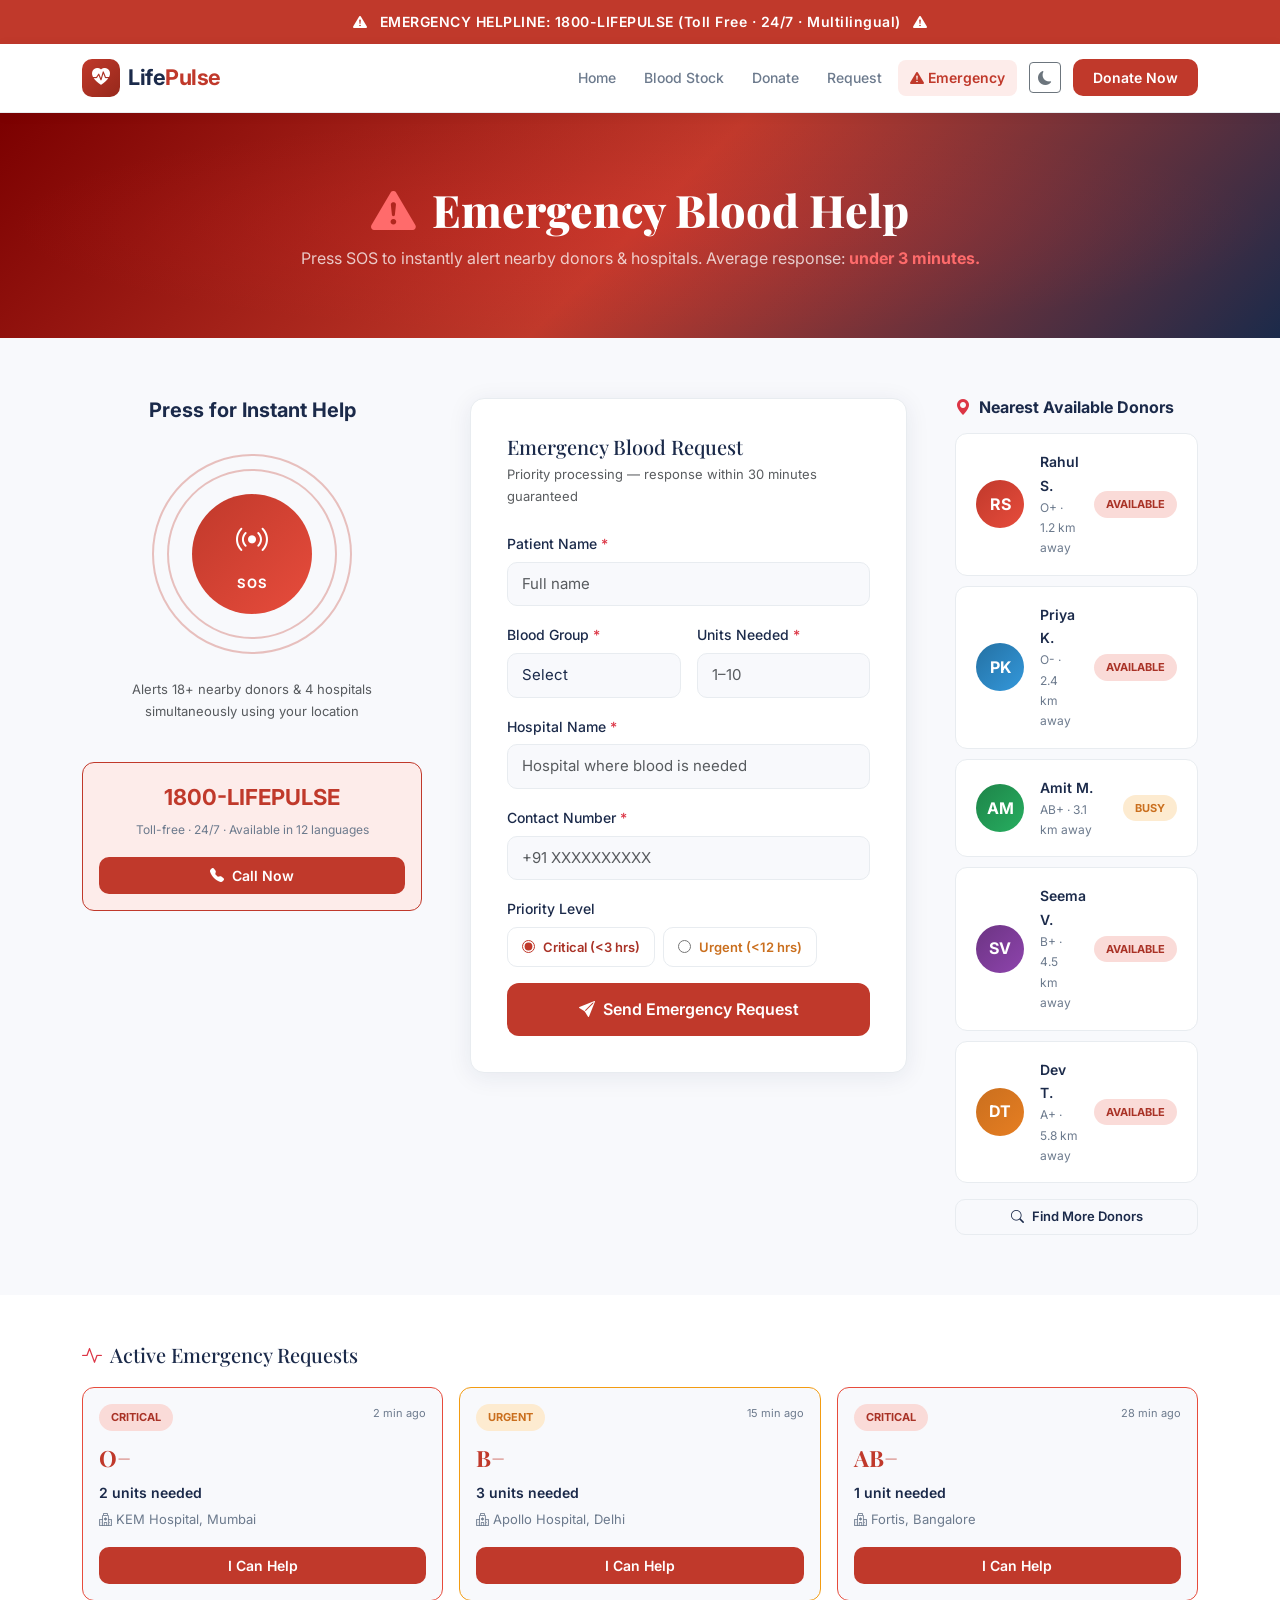
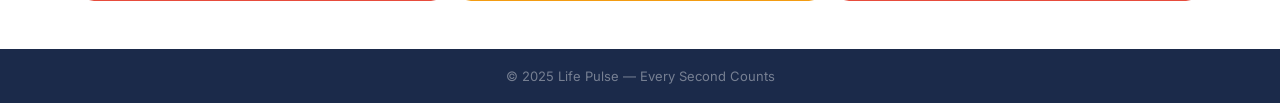
<file: pages/emergency.html>
<!DOCTYPE html>
<html lang="en" data-theme="light">
<head>
  <meta charset="UTF-8"/>
  <meta name="viewport" content="width=device-width, initial-scale=1.0"/>
  <title>Emergency — Life Pulse</title>
  <link rel="stylesheet" href="https://cdn.jsdelivr.net/npm/bootstrap@5.3.0/dist/css/bootstrap.min.css"/>
  <link rel="stylesheet" href="https://cdn.jsdelivr.net/npm/bootstrap-icons@1.11.0/font/bootstrap-icons.css"/>
  <link href="https://fonts.googleapis.com/css2?family=Inter:wght@300;400;500;600;700;800&family=Playfair+Display:wght@700;800&display=swap" rel="stylesheet"/>
  <link rel="stylesheet" href="../css/style.css"/>
  <style>
    .emergency-hero {
      background: linear-gradient(135deg, #7b0000 0%, #c0392b 50%, #1B2A4A 100%);
      padding: 70px 0 50px;
      color: white;
      text-align: center;
      position: relative;
      overflow: hidden;
    }
    .emergency-hero::before {
      content: '';
      position: absolute; inset: 0;
      background: radial-gradient(ellipse at 50% 50%, rgba(255,50,50,0.15) 0%, transparent 70%);
      animation: emergencyPulse 2s ease-in-out infinite;
    }
    @keyframes emergencyPulse {
      0%, 100% { opacity: 0.5; }
      50% { opacity: 1; }
    }
    .emergency-hero .container { position: relative; z-index: 1; }
    .emergency-strip {
      background: var(--lp-red);
      color: white;
      text-align: center;
      padding: 10px;
      font-size: 14px;
      font-weight: 600;
      letter-spacing: 0.5px;
      animation: blink 1.5s step-end infinite;
    }
    @keyframes blink {
      0%, 100% { background: var(--lp-red); }
      50% { background: #a93226; }
    }
    .sos-section {
      background: var(--lp-bg);
      padding: 60px 0;
    }
    .sos-wrapper {
      display: flex;
      flex-direction: column;
      align-items: center;
      gap: 24px;
    }
    .sos-ring {
      position: relative;
      width: 200px;
      height: 200px;
      display: flex;
      align-items: center;
      justify-content: center;
    }
    .sos-ring::before, .sos-ring::after {
      content: '';
      position: absolute;
      border-radius: 50%;
      border: 2px solid rgba(192,57,43,0.3);
      animation: sosRing 2s ease-out infinite;
    }
    .sos-ring::before { width: 170px; height: 170px; }
    .sos-ring::after { width: 200px; height: 200px; animation-delay: 0.5s; }
    @keyframes sosRing {
      0% { transform: scale(0.8); opacity: 1; }
      100% { transform: scale(1.2); opacity: 0; }
    }
    .donor-result-card {
      background: var(--lp-card);
      border: 1px solid var(--lp-border);
      border-radius: 12px;
      padding: 16px 20px;
      display: flex;
      align-items: center;
      gap: 16px;
      transition: all 0.25s ease;
    }
    .donor-result-card:hover {
      box-shadow: var(--lp-shadow-hover);
      border-color: var(--lp-red);
    }
    .donor-avatar {
      width: 48px; height: 48px;
      border-radius: 50%;
      background: linear-gradient(135deg, var(--lp-red), #e74c3c);
      color: white;
      display: flex; align-items: center; justify-content: center;
      font-weight: 700; font-size: 16px;
      flex-shrink: 0;
    }
    .priority-badge {
      padding: 4px 12px;
      border-radius: 50px;
      font-size: 11px;
      font-weight: 700;
      text-transform: uppercase;
    }
    .priority-critical { background: #fadbd8; color: #a93226; }
    .priority-urgent { background: #fdebd0; color: #ca6f1e; }
    .priority-routine { background: #d5f5e3; color: #1e8449; }
  </style>
</head>
<body>

<!-- EMERGENCY STRIP -->
<div class="emergency-strip">
  <i class="bi bi-exclamation-triangle-fill me-2"></i>
  EMERGENCY HELPLINE: 1800-LIFEPULSE (Toll Free · 24/7 · Multilingual)
  <i class="bi bi-exclamation-triangle-fill ms-2"></i>
</div>

<nav class="navbar navbar-expand-lg lp-navbar sticky-top" id="mainNav">
  <div class="container">
    <a class="navbar-brand d-flex align-items-center gap-2" href="../index.html">
      <div class="brand-icon"><i class="bi bi-heart-pulse-fill"></i></div>
      <span class="brand-name">Life<span class="brand-accent">Pulse</span></span>
    </a>
    <button class="navbar-toggler" type="button" data-bs-toggle="collapse" data-bs-target="#navMenu"><span class="navbar-toggler-icon"></span></button>
    <div class="collapse navbar-collapse" id="navMenu">
      <ul class="navbar-nav ms-auto align-items-center gap-1">
        <li class="nav-item"><a class="nav-link" href="../index.html">Home</a></li>
        <li class="nav-item"><a class="nav-link" href="blood-stock.html">Blood Stock</a></li>
        <li class="nav-item"><a class="nav-link" href="donate.html">Donate</a></li>
        <li class="nav-item"><a class="nav-link" href="request.html">Request</a></li>
        <li class="nav-item"><a class="nav-link active emergency-link" href="emergency.html"><i class="bi bi-exclamation-triangle-fill me-1"></i>Emergency</a></li>
        <li class="nav-item"><button class="btn btn-sm btn-outline-secondary ms-2" id="darkToggle"><i class="bi bi-moon-fill"></i></button></li>
        <li class="nav-item ms-2"><a class="btn lp-btn-primary" href="donate.html">Donate Now</a></li>
      </ul>
    </div>
  </div>
</nav>

<!-- EMERGENCY HERO -->
<section class="emergency-hero">
  <div class="container">
    <h1 style="font-family:'Playfair Display',serif;font-size:clamp(1.8rem,4vw,2.8rem);font-weight:800;">
      <i class="bi bi-exclamation-triangle-fill me-3" style="color:#FF6B6B"></i>Emergency Blood Help
    </h1>
    <p style="color:rgba(255,255,255,0.75);font-size:16px;margin-top:8px">
      Press SOS to instantly alert nearby donors & hospitals. Average response: <strong style="color:#FF6B6B">under 3 minutes.</strong>
    </p>
  </div>
</section>

<!-- SOS + QUICK ACTIONS -->
<section class="sos-section">
  <div class="container">
    <div class="row g-5 align-items-start">

      <!-- SOS BUTTON -->
      <div class="col-lg-4 text-center">
        <div class="sos-wrapper">
          <h5 style="font-weight:700;color:var(--lp-text)">Press for Instant Help</h5>
          <div class="sos-ring">
            <button class="sos-btn" id="sosBtn">
              <i class="bi bi-broadcast" style="font-size:2rem"></i>
              <span style="font-size:13px;font-weight:700;letter-spacing:1px">SOS</span>
            </button>
          </div>
          <p class="text-muted" style="font-size:13px;max-width:240px">
            Alerts 18+ nearby donors & 4 hospitals simultaneously using your location
          </p>
          <div style="background:var(--lp-red-light);border:1px solid var(--lp-red);border-radius:12px;padding:16px;width:100%">
            <div style="font-size:22px;font-weight:700;color:var(--lp-red)">1800-LIFEPULSE</div>
            <div style="font-size:12px;color:var(--lp-text-muted);margin-top:4px">Toll-free · 24/7 · Available in 12 languages</div>
            <a href="tel:1800543378753" class="btn lp-btn-primary w-100 mt-3">
              <i class="bi bi-telephone-fill me-2"></i>Call Now
            </a>
          </div>
        </div>
      </div>

      <!-- EMERGENCY FORM -->
      <div class="col-lg-5">
        <div class="form-card">
          <h5 style="font-family:'Playfair Display',serif;margin-bottom:4px">Emergency Blood Request</h5>
          <p class="text-muted mb-4" style="font-size:13px">Priority processing — response within 30 minutes guaranteed</p>
          <form id="emergencyForm">
            <div class="row g-3">
              <div class="col-12">
                <label class="form-label">Patient Name <span class="text-danger">*</span></label>
                <input type="text" class="form-control" placeholder="Full name" required/>
              </div>
              <div class="col-md-6">
                <label class="form-label">Blood Group <span class="text-danger">*</span></label>
                <select class="form-select" required>
                  <option value="">Select</option>
                  <option>A+</option><option>A-</option><option>B+</option><option>B-</option>
                  <option>AB+</option><option>AB-</option><option>O+</option><option>O-</option>
                </select>
              </div>
              <div class="col-md-6">
                <label class="form-label">Units Needed <span class="text-danger">*</span></label>
                <input type="number" class="form-control" placeholder="1–10" min="1" max="10" required/>
              </div>
              <div class="col-12">
                <label class="form-label">Hospital Name <span class="text-danger">*</span></label>
                <input type="text" class="form-control" placeholder="Hospital where blood is needed" required/>
              </div>
              <div class="col-12">
                <label class="form-label">Contact Number <span class="text-danger">*</span></label>
                <input type="tel" class="form-control" placeholder="+91 XXXXXXXXXX" required/>
              </div>
              <div class="col-12">
                <label class="form-label">Priority Level</label>
                <div class="d-flex gap-2 flex-wrap">
                  <label style="cursor:pointer;display:flex;align-items:center;gap:8px;padding:8px 14px;border:1.5px solid var(--lp-border);border-radius:10px;font-size:13px;transition:all 0.2s">
                    <input type="radio" name="priority" value="critical" checked style="accent-color:var(--lp-red)"/> 
                    <span style="color:#a93226;font-weight:600">Critical (&lt;3 hrs)</span>
                  </label>
                  <label style="cursor:pointer;display:flex;align-items:center;gap:8px;padding:8px 14px;border:1.5px solid var(--lp-border);border-radius:10px;font-size:13px;transition:all 0.2s">
                    <input type="radio" name="priority" value="urgent" style="accent-color:orange"/> 
                    <span style="color:#ca6f1e;font-weight:600">Urgent (&lt;12 hrs)</span>
                  </label>
                </div>
              </div>
              <div class="col-12">
                <button type="submit" class="btn-submit" style="background:var(--lp-red)" onclick="this.form.dispatchEvent(new Event('submit',{cancelable:true,bubbles:true}))">
                  <i class="bi bi-send-fill me-2"></i>Send Emergency Request
                </button>
              </div>
            </div>
          </form>
        </div>
      </div>

      <!-- NEARBY DONORS -->
      <div class="col-lg-3">
        <h6 style="font-weight:700;margin-bottom:16px;color:var(--lp-text)">
          <i class="bi bi-geo-alt-fill text-danger me-2"></i>Nearest Available Donors
        </h6>
        <div style="display:flex;flex-direction:column;gap:10px;">
          <div class="donor-result-card">
            <div class="donor-avatar">RS</div>
            <div style="flex:1;min-width:0">
              <div style="font-size:14px;font-weight:600;color:var(--lp-text)">Rahul S.</div>
              <div style="font-size:12px;color:var(--lp-text-muted)">O+ · 1.2 km away</div>
            </div>
            <span class="priority-badge priority-critical">Available</span>
          </div>
          <div class="donor-result-card">
            <div class="donor-avatar" style="background:linear-gradient(135deg,#2471a3,#3498db)">PK</div>
            <div style="flex:1;min-width:0">
              <div style="font-size:14px;font-weight:600;color:var(--lp-text)">Priya K.</div>
              <div style="font-size:12px;color:var(--lp-text-muted)">O- · 2.4 km away</div>
            </div>
            <span class="priority-badge priority-critical">Available</span>
          </div>
          <div class="donor-result-card">
            <div class="donor-avatar" style="background:linear-gradient(135deg,#1e8449,#27ae60)">AM</div>
            <div style="flex:1;min-width:0">
              <div style="font-size:14px;font-weight:600;color:var(--lp-text)">Amit M.</div>
              <div style="font-size:12px;color:var(--lp-text-muted)">AB+ · 3.1 km away</div>
            </div>
            <span class="priority-badge priority-urgent">Busy</span>
          </div>
          <div class="donor-result-card">
            <div class="donor-avatar" style="background:linear-gradient(135deg,#6c3483,#8e44ad)">SV</div>
            <div style="flex:1;min-width:0">
              <div style="font-size:14px;font-weight:600;color:var(--lp-text)">Seema V.</div>
              <div style="font-size:12px;color:var(--lp-text-muted)">B+ · 4.5 km away</div>
            </div>
            <span class="priority-badge priority-critical">Available</span>
          </div>
          <div class="donor-result-card">
            <div class="donor-avatar" style="background:linear-gradient(135deg,#ca6f1e,#e67e22)">DT</div>
            <div style="flex:1;min-width:0">
              <div style="font-size:14px;font-weight:600;color:var(--lp-text)">Dev T.</div>
              <div style="font-size:12px;color:var(--lp-text-muted)">A+ · 5.8 km away</div>
            </div>
            <span class="priority-badge priority-critical">Available</span>
          </div>
        </div>
        <button class="btn lp-btn-outline w-100 mt-3" style="font-size:13px">
          <i class="bi bi-search me-2"></i>Find More Donors
        </button>
      </div>

    </div>
  </div>
</section>

<!-- PRIORITY REQUESTS -->
<section class="py-5" style="background:var(--lp-card)">
  <div class="container">
    <h5 style="font-family:'Playfair Display',serif;margin-bottom:20px">
      <i class="bi bi-activity text-danger me-2"></i>Active Emergency Requests
    </h5>
    <div class="row g-3">
      <div class="col-md-6 col-lg-4">
        <div style="background:var(--lp-bg);border:1.5px solid #e74c3c;border-radius:12px;padding:16px;">
          <div class="d-flex justify-content-between align-items-start mb-2">
            <span class="priority-badge priority-critical">CRITICAL</span>
            <span style="font-size:11px;color:var(--lp-text-muted)">2 min ago</span>
          </div>
          <div style="font-size:1.4rem;font-weight:700;color:var(--lp-red);font-family:'Playfair Display',serif">O−</div>
          <div style="font-size:14px;font-weight:600;color:var(--lp-text);margin:4px 0">2 units needed</div>
          <div style="font-size:13px;color:var(--lp-text-muted)"><i class="bi bi-hospital me-1"></i>KEM Hospital, Mumbai</div>
          <button class="btn lp-btn-primary w-100 mt-3 btn-sm">I Can Help</button>
        </div>
      </div>
      <div class="col-md-6 col-lg-4">
        <div style="background:var(--lp-bg);border:1.5px solid #f39c12;border-radius:12px;padding:16px;">
          <div class="d-flex justify-content-between align-items-start mb-2">
            <span class="priority-badge priority-urgent">URGENT</span>
            <span style="font-size:11px;color:var(--lp-text-muted)">15 min ago</span>
          </div>
          <div style="font-size:1.4rem;font-weight:700;color:var(--lp-red);font-family:'Playfair Display',serif">B−</div>
          <div style="font-size:14px;font-weight:600;color:var(--lp-text);margin:4px 0">3 units needed</div>
          <div style="font-size:13px;color:var(--lp-text-muted)"><i class="bi bi-hospital me-1"></i>Apollo Hospital, Delhi</div>
          <button class="btn lp-btn-primary w-100 mt-3 btn-sm">I Can Help</button>
        </div>
      </div>
      <div class="col-md-6 col-lg-4">
        <div style="background:var(--lp-bg);border:1.5px solid #e74c3c;border-radius:12px;padding:16px;">
          <div class="d-flex justify-content-between align-items-start mb-2">
            <span class="priority-badge priority-critical">CRITICAL</span>
            <span style="font-size:11px;color:var(--lp-text-muted)">28 min ago</span>
          </div>
          <div style="font-size:1.4rem;font-weight:700;color:var(--lp-red);font-family:'Playfair Display',serif">AB−</div>
          <div style="font-size:14px;font-weight:600;color:var(--lp-text);margin:4px 0">1 unit needed</div>
          <div style="font-size:13px;color:var(--lp-text-muted)"><i class="bi bi-hospital me-1"></i>Fortis, Bangalore</div>
          <button class="btn lp-btn-primary w-100 mt-3 btn-sm">I Can Help</button>
        </div>
      </div>
    </div>
  </div>
</section>

<footer class="lp-footer py-3 text-center">
  <p class="mb-0" style="color:rgba(255,255,255,0.4);font-size:13px">&copy; 2025 Life Pulse — Every Second Counts</p>
</footer>
<script src="https://cdn.jsdelivr.net/npm/bootstrap@5.3.0/dist/js/bootstrap.bundle.min.js"></script>
<script src="../js/main.js"></script>
<script>
  const ef = document.getElementById('emergencyForm');
  if(ef) {
    ef.addEventListener('submit', function(e) {
      e.preventDefault();
      const btn = ef.querySelector('button[type=submit]');
      btn.innerHTML = '<i class="bi bi-broadcast me-2"></i>Sending Alerts...';
      btn.disabled = true;
      setTimeout(() => {
        const div = document.createElement('div');
        div.className = 'alert alert-success mt-4';
        div.innerHTML = '🚨 <strong>Emergency request sent!</strong> Alerts dispatched to 18 donors and 4 hospitals near you. You will receive an SMS within 3 minutes.';
        ef.after(div);
        ef.style.display = 'none';
      }, 2000);
    });
  }
</script>
</body>
</html>
</file>
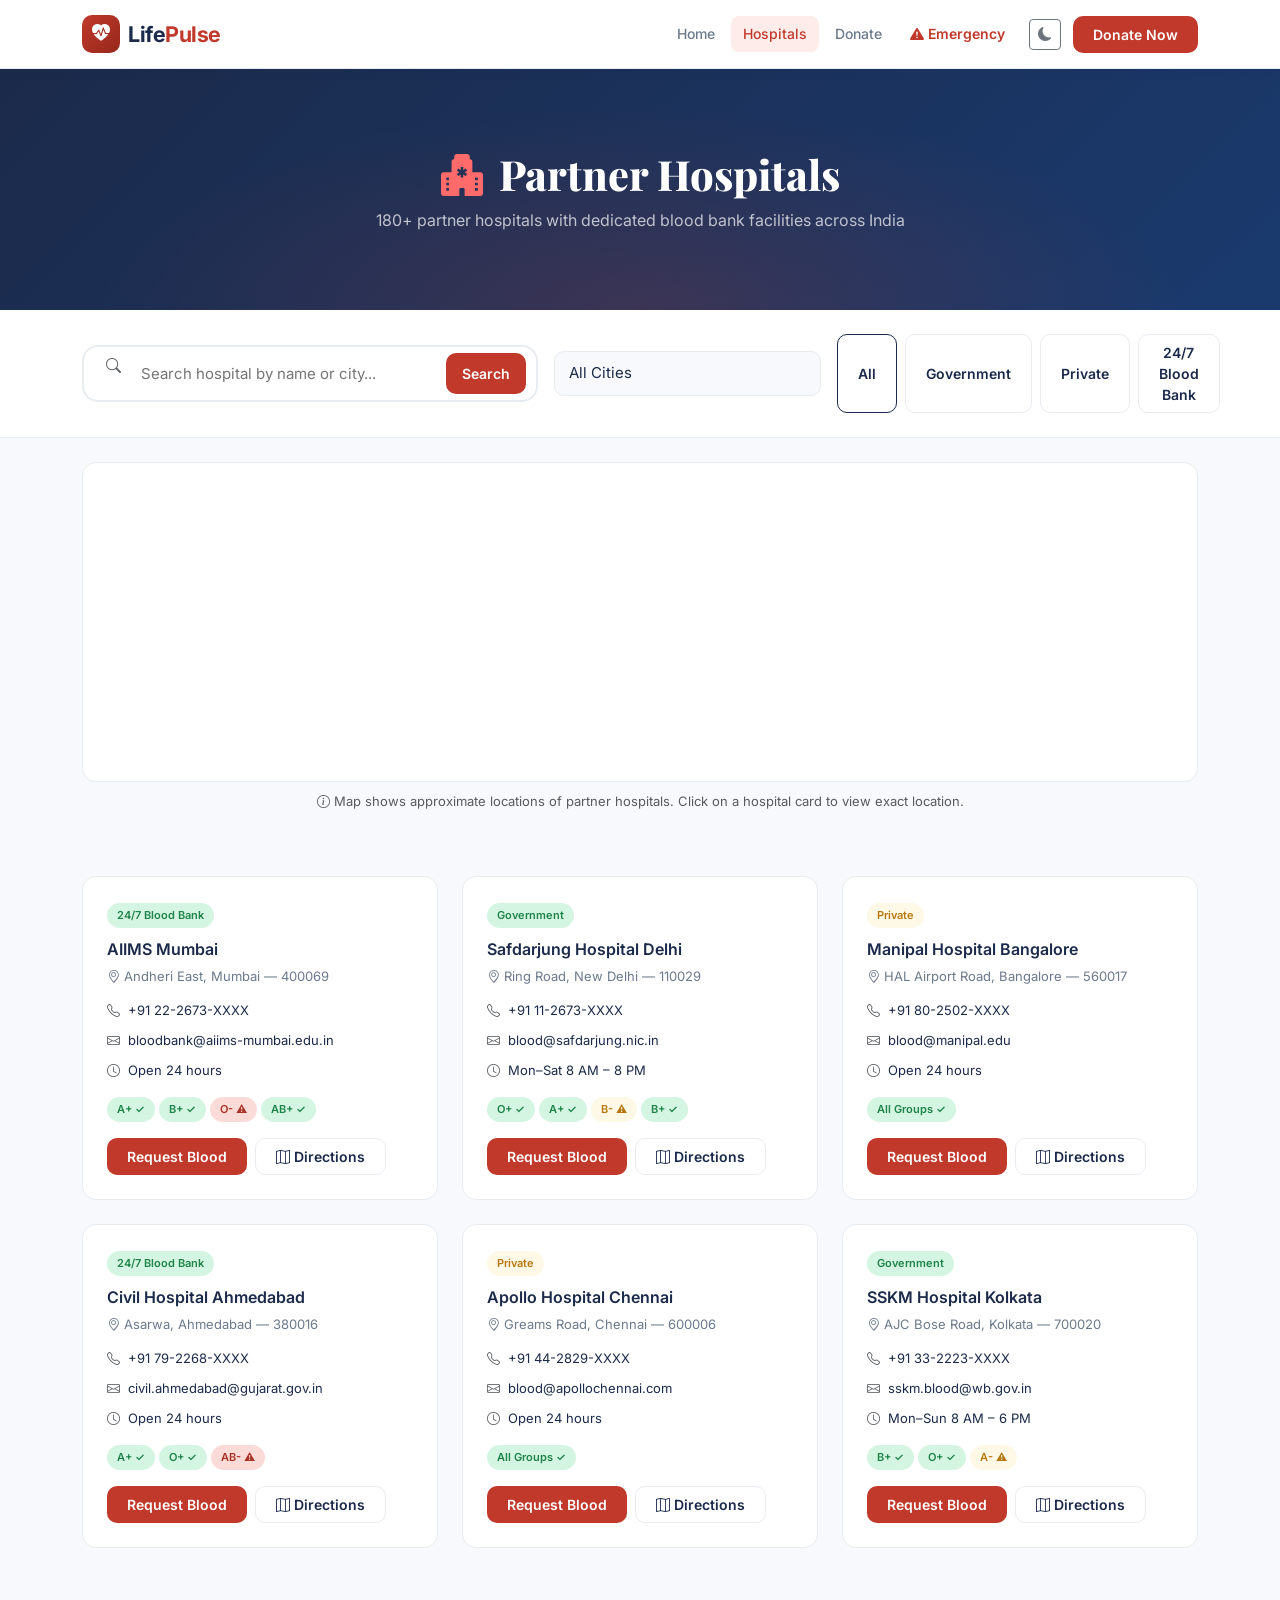
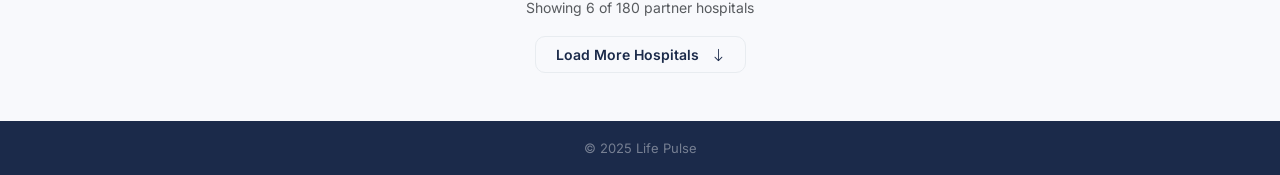
<file: pages/hospitals.html>
<!DOCTYPE html>
<html lang="en" data-theme="light">
<head>
  <meta charset="UTF-8"/>
  <meta name="viewport" content="width=device-width, initial-scale=1.0"/>
  <title>Partner Hospitals — Life Pulse</title>
  <link rel="stylesheet" href="https://cdn.jsdelivr.net/npm/bootstrap@5.3.0/dist/css/bootstrap.min.css"/>
  <link rel="stylesheet" href="https://cdn.jsdelivr.net/npm/bootstrap-icons@1.11.0/font/bootstrap-icons.css"/>
  <link href="https://fonts.googleapis.com/css2?family=Inter:wght@300;400;500;600;700;800&family=Playfair+Display:wght@700;800&display=swap" rel="stylesheet"/>
  <link rel="stylesheet" href="../css/style.css"/>
</head>
<body>
<nav class="navbar navbar-expand-lg lp-navbar sticky-top" id="mainNav">
  <div class="container">
    <a class="navbar-brand d-flex align-items-center gap-2" href="../index.html">
      <div class="brand-icon"><i class="bi bi-heart-pulse-fill"></i></div>
      <span class="brand-name">Life<span class="brand-accent">Pulse</span></span>
    </a>
    <button class="navbar-toggler" type="button" data-bs-toggle="collapse" data-bs-target="#navMenu"><span class="navbar-toggler-icon"></span></button>
    <div class="collapse navbar-collapse" id="navMenu">
      <ul class="navbar-nav ms-auto align-items-center gap-1">
        <li class="nav-item"><a class="nav-link" href="../index.html">Home</a></li>
        <li class="nav-item"><a class="nav-link active" href="hospitals.html">Hospitals</a></li>
        <li class="nav-item"><a class="nav-link" href="donate.html">Donate</a></li>
        <li class="nav-item"><a class="nav-link emergency-link" href="emergency.html"><i class="bi bi-exclamation-triangle-fill me-1"></i>Emergency</a></li>
        <li class="nav-item"><button class="btn btn-sm btn-outline-secondary ms-2" id="darkToggle"><i class="bi bi-moon-fill"></i></button></li>
        <li class="nav-item ms-2"><a class="btn lp-btn-primary" href="donate.html">Donate Now</a></li>
      </ul>
    </div>
  </div>
</nav>

<section class="page-hero">
  <div class="container">
    <h1><i class="bi bi-hospital-fill me-3" style="color:#FF6B6B"></i>Partner Hospitals</h1>
    <p>180+ partner hospitals with dedicated blood bank facilities across India</p>
  </div>
</section>

<!-- SEARCH -->
<section class="py-4" style="background:var(--lp-card);border-bottom:1px solid var(--lp-border)">
  <div class="container">
    <div class="row g-3 align-items-center">
      <div class="col-md-5">
        <div class="search-bar">
          <i class="bi bi-search ms-3 text-muted"></i>
          <input type="text" id="hospitalSearch" placeholder="Search hospital by name or city..."/>
          <button class="btn lp-btn-primary me-1" style="padding:6px 16px">Search</button>
        </div>
      </div>
      <div class="col-md-3">
        <select class="form-select">
          <option>All Cities</option>
          <option>Mumbai</option><option>Delhi</option><option>Bangalore</option>
          <option>Ahmedabad</option><option>Chennai</option><option>Kolkata</option>
        </select>
      </div>
      <div class="col-md-4">
        <div class="d-flex gap-2">
          <button class="btn btn-sm lp-btn-outline active">All</button>
          <button class="btn btn-sm lp-btn-outline">Government</button>
          <button class="btn btn-sm lp-btn-outline">Private</button>
          <button class="btn btn-sm lp-btn-outline">24/7 Blood Bank</button>
        </div>
      </div>
    </div>
  </div>
</section>

<!-- MAP PLACEHOLDER -->
<section style="background:var(--lp-bg)">
  <div class="container py-4">
    <div style="background:var(--lp-card);border:1px solid var(--lp-border);border-radius:14px;height:320px;display:flex;align-items:center;justify-content:center;overflow:hidden;position:relative;">
      <iframe
        src="https://www.google.com/maps/embed?pb=!1m18!1m12!1m3!1d30154.0!2d72.8777!3d19.0760!2m3!1f0!2f0!3f0!3m2!1i1024!2i768!4f13.1!3m3!1m2!1s0x3be7c6306644edc1%3A0x5da4ed8f8d648c69!2sMumbai%2C%20Maharashtra!5e0!3m2!1sen!2sin!4v1"
        width="100%" height="100%" style="border:0;border-radius:14px;" allowfullscreen loading="lazy"></iframe>
    </div>
    <p class="text-muted mt-2 text-center" style="font-size:13px"><i class="bi bi-info-circle me-1"></i>Map shows approximate locations of partner hospitals. Click on a hospital card to view exact location.</p>
  </div>
</section>

<!-- HOSPITAL CARDS -->
<section class="py-4 pb-5" style="background:var(--lp-bg)">
  <div class="container">
    <div class="row g-4">

      <div class="col-md-6 col-lg-4" data-aos="fade-up" data-aos-delay="0">
        <div class="hospital-card">
          <span class="hospital-badge">24/7 Blood Bank</span>
          <h5 style="font-weight:600;font-size:1rem;margin-bottom:6px">AIIMS Mumbai</h5>
          <p style="font-size:13px;color:var(--lp-text-muted);margin-bottom:12px"><i class="bi bi-geo-alt me-1"></i>Andheri East, Mumbai — 400069</p>
          <div style="display:flex;flex-direction:column;gap:8px;font-size:13px;margin-bottom:16px;">
            <div><i class="bi bi-telephone me-2 text-muted"></i>+91 22-2673-XXXX</div>
            <div><i class="bi bi-envelope me-2 text-muted"></i>bloodbank@aiims-mumbai.edu.in</div>
            <div><i class="bi bi-clock me-2 text-muted"></i>Open 24 hours</div>
          </div>
          <div class="d-flex flex-wrap gap-1 mb-3">
            <span class="blood-status status-high">A+ ✓</span>
            <span class="blood-status status-high">B+ ✓</span>
            <span class="blood-status status-critical">O- ⚠</span>
            <span class="blood-status status-high">AB+ ✓</span>
          </div>
          <div class="d-flex gap-2">
            <a href="request.html" class="btn lp-btn-primary btn-sm">Request Blood</a>
            <a href="https://maps.google.com" target="_blank" class="btn lp-btn-outline btn-sm"><i class="bi bi-map me-1"></i>Directions</a>
          </div>
        </div>
      </div>

      <div class="col-md-6 col-lg-4" data-aos="fade-up" data-aos-delay="80">
        <div class="hospital-card">
          <span class="hospital-badge">Government</span>
          <h5 style="font-weight:600;font-size:1rem;margin-bottom:6px">Safdarjung Hospital Delhi</h5>
          <p style="font-size:13px;color:var(--lp-text-muted);margin-bottom:12px"><i class="bi bi-geo-alt me-1"></i>Ring Road, New Delhi — 110029</p>
          <div style="display:flex;flex-direction:column;gap:8px;font-size:13px;margin-bottom:16px;">
            <div><i class="bi bi-telephone me-2 text-muted"></i>+91 11-2673-XXXX</div>
            <div><i class="bi bi-envelope me-2 text-muted"></i>blood@safdarjung.nic.in</div>
            <div><i class="bi bi-clock me-2 text-muted"></i>Mon–Sat 8 AM – 8 PM</div>
          </div>
          <div class="d-flex flex-wrap gap-1 mb-3">
            <span class="blood-status status-high">O+ ✓</span>
            <span class="blood-status status-high">A+ ✓</span>
            <span class="blood-status status-low">B- ⚠</span>
            <span class="blood-status status-high">B+ ✓</span>
          </div>
          <div class="d-flex gap-2">
            <a href="request.html" class="btn lp-btn-primary btn-sm">Request Blood</a>
            <a href="https://maps.google.com" target="_blank" class="btn lp-btn-outline btn-sm"><i class="bi bi-map me-1"></i>Directions</a>
          </div>
        </div>
      </div>

      <div class="col-md-6 col-lg-4" data-aos="fade-up" data-aos-delay="160">
        <div class="hospital-card">
          <span class="hospital-badge" style="background:#fef9e7;color:#b7770d">Private</span>
          <h5 style="font-weight:600;font-size:1rem;margin-bottom:6px">Manipal Hospital Bangalore</h5>
          <p style="font-size:13px;color:var(--lp-text-muted);margin-bottom:12px"><i class="bi bi-geo-alt me-1"></i>HAL Airport Road, Bangalore — 560017</p>
          <div style="display:flex;flex-direction:column;gap:8px;font-size:13px;margin-bottom:16px;">
            <div><i class="bi bi-telephone me-2 text-muted"></i>+91 80-2502-XXXX</div>
            <div><i class="bi bi-envelope me-2 text-muted"></i>blood@manipal.edu</div>
            <div><i class="bi bi-clock me-2 text-muted"></i>Open 24 hours</div>
          </div>
          <div class="d-flex flex-wrap gap-1 mb-3">
            <span class="blood-status status-high">All Groups ✓</span>
          </div>
          <div class="d-flex gap-2">
            <a href="request.html" class="btn lp-btn-primary btn-sm">Request Blood</a>
            <a href="https://maps.google.com" target="_blank" class="btn lp-btn-outline btn-sm"><i class="bi bi-map me-1"></i>Directions</a>
          </div>
        </div>
      </div>

      <div class="col-md-6 col-lg-4" data-aos="fade-up" data-aos-delay="240">
        <div class="hospital-card">
          <span class="hospital-badge">24/7 Blood Bank</span>
          <h5 style="font-weight:600;font-size:1rem;margin-bottom:6px">Civil Hospital Ahmedabad</h5>
          <p style="font-size:13px;color:var(--lp-text-muted);margin-bottom:12px"><i class="bi bi-geo-alt me-1"></i>Asarwa, Ahmedabad — 380016</p>
          <div style="display:flex;flex-direction:column;gap:8px;font-size:13px;margin-bottom:16px;">
            <div><i class="bi bi-telephone me-2 text-muted"></i>+91 79-2268-XXXX</div>
            <div><i class="bi bi-envelope me-2 text-muted"></i>civil.ahmedabad@gujarat.gov.in</div>
            <div><i class="bi bi-clock me-2 text-muted"></i>Open 24 hours</div>
          </div>
          <div class="d-flex flex-wrap gap-1 mb-3">
            <span class="blood-status status-high">A+ ✓</span>
            <span class="blood-status status-high">O+ ✓</span>
            <span class="blood-status status-critical">AB- ⚠</span>
          </div>
          <div class="d-flex gap-2">
            <a href="request.html" class="btn lp-btn-primary btn-sm">Request Blood</a>
            <a href="https://maps.google.com" target="_blank" class="btn lp-btn-outline btn-sm"><i class="bi bi-map me-1"></i>Directions</a>
          </div>
        </div>
      </div>

      <div class="col-md-6 col-lg-4" data-aos="fade-up" data-aos-delay="320">
        <div class="hospital-card">
          <span class="hospital-badge" style="background:#fef9e7;color:#b7770d">Private</span>
          <h5 style="font-weight:600;font-size:1rem;margin-bottom:6px">Apollo Hospital Chennai</h5>
          <p style="font-size:13px;color:var(--lp-text-muted);margin-bottom:12px"><i class="bi bi-geo-alt me-1"></i>Greams Road, Chennai — 600006</p>
          <div style="display:flex;flex-direction:column;gap:8px;font-size:13px;margin-bottom:16px;">
            <div><i class="bi bi-telephone me-2 text-muted"></i>+91 44-2829-XXXX</div>
            <div><i class="bi bi-envelope me-2 text-muted"></i>blood@apollochennai.com</div>
            <div><i class="bi bi-clock me-2 text-muted"></i>Open 24 hours</div>
          </div>
          <div class="d-flex flex-wrap gap-1 mb-3">
            <span class="blood-status status-high">All Groups ✓</span>
          </div>
          <div class="d-flex gap-2">
            <a href="request.html" class="btn lp-btn-primary btn-sm">Request Blood</a>
            <a href="https://maps.google.com" target="_blank" class="btn lp-btn-outline btn-sm"><i class="bi bi-map me-1"></i>Directions</a>
          </div>
        </div>
      </div>

      <div class="col-md-6 col-lg-4" data-aos="fade-up" data-aos-delay="400">
        <div class="hospital-card">
          <span class="hospital-badge">Government</span>
          <h5 style="font-weight:600;font-size:1rem;margin-bottom:6px">SSKM Hospital Kolkata</h5>
          <p style="font-size:13px;color:var(--lp-text-muted);margin-bottom:12px"><i class="bi bi-geo-alt me-1"></i>AJC Bose Road, Kolkata — 700020</p>
          <div style="display:flex;flex-direction:column;gap:8px;font-size:13px;margin-bottom:16px;">
            <div><i class="bi bi-telephone me-2 text-muted"></i>+91 33-2223-XXXX</div>
            <div><i class="bi bi-envelope me-2 text-muted"></i>sskm.blood@wb.gov.in</div>
            <div><i class="bi bi-clock me-2 text-muted"></i>Mon–Sun 8 AM – 6 PM</div>
          </div>
          <div class="d-flex flex-wrap gap-1 mb-3">
            <span class="blood-status status-high">B+ ✓</span>
            <span class="blood-status status-high">O+ ✓</span>
            <span class="blood-status status-low">A- ⚠</span>
          </div>
          <div class="d-flex gap-2">
            <a href="request.html" class="btn lp-btn-primary btn-sm">Request Blood</a>
            <a href="https://maps.google.com" target="_blank" class="btn lp-btn-outline btn-sm"><i class="bi bi-map me-1"></i>Directions</a>
          </div>
        </div>
      </div>

    </div>
    <div class="text-center mt-5">
      <p class="text-muted" style="font-size:14px">Showing 6 of 180 partner hospitals</p>
      <button class="btn lp-btn-outline">Load More Hospitals <i class="bi bi-arrow-down ms-2"></i></button>
    </div>
  </div>
</section>

<footer class="lp-footer py-3 text-center">
  <p class="mb-0" style="color:rgba(255,255,255,0.4);font-size:13px">&copy; 2025 Life Pulse</p>
</footer>
<script src="https://cdn.jsdelivr.net/npm/bootstrap@5.3.0/dist/js/bootstrap.bundle.min.js"></script>
<script src="../js/main.js"></script>
</body>
</html>
</file>
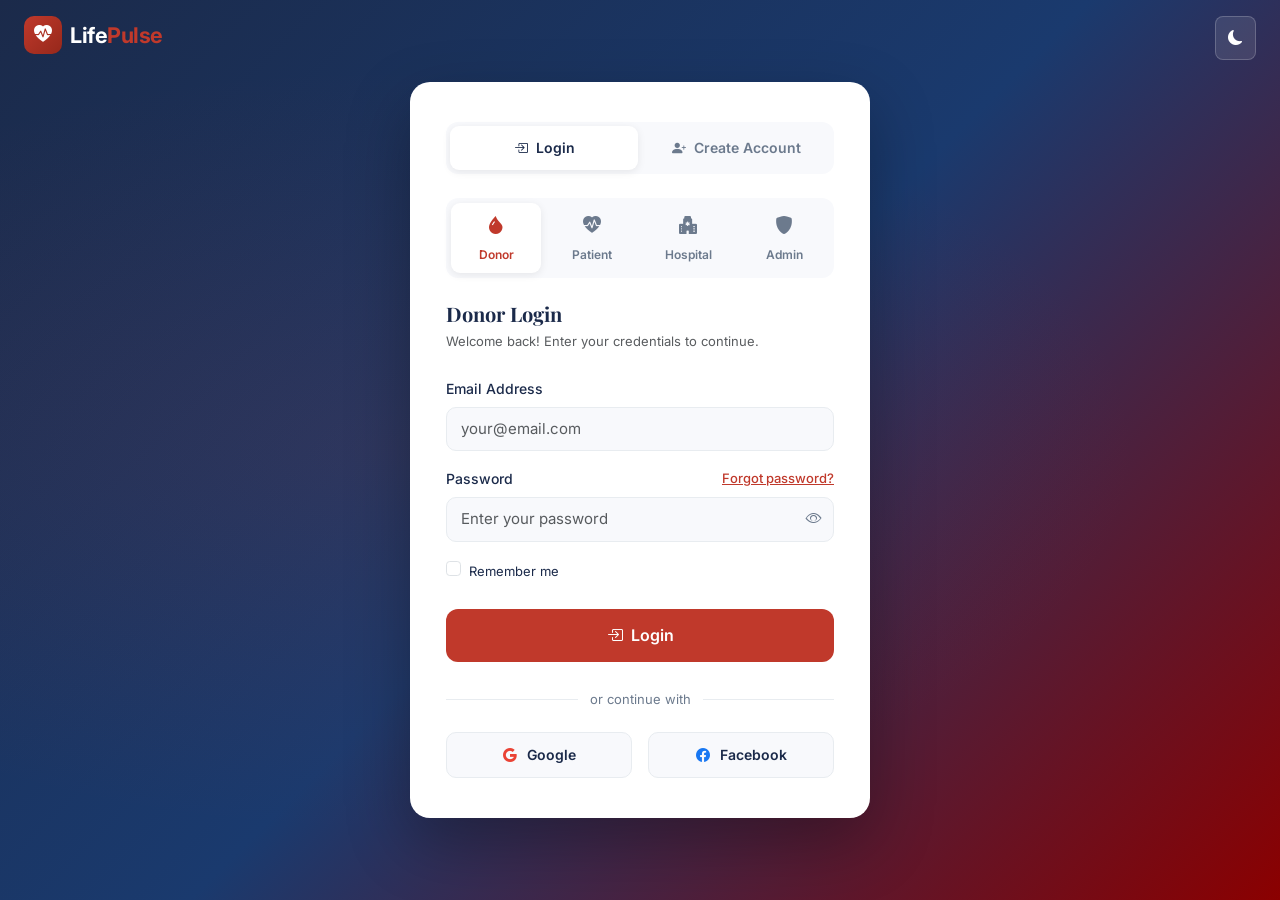
<file: pages/login.html>
<!DOCTYPE html>
<html lang="en" data-theme="light">
<head>
  <meta charset="UTF-8"/>
  <meta name="viewport" content="width=device-width, initial-scale=1.0"/>
  <title>Login — Life Pulse</title>
  <link rel="stylesheet" href="https://cdn.jsdelivr.net/npm/bootstrap@5.3.0/dist/css/bootstrap.min.css"/>
  <link rel="stylesheet" href="https://cdn.jsdelivr.net/npm/bootstrap-icons@1.11.0/font/bootstrap-icons.css"/>
  <link href="https://fonts.googleapis.com/css2?family=Inter:wght@300;400;500;600;700;800&family=Playfair+Display:wght@700;800&display=swap" rel="stylesheet"/>
  <link rel="stylesheet" href="../css/style.css"/>
  <style>
    body { background: var(--lp-bg); }
    .login-page {
      min-height: 100vh;
      background: linear-gradient(135deg, var(--lp-navy) 0%, #1a3a6e 50%, #8B0000 100%);
      display: flex;
      align-items: center;
      justify-content: center;
      padding: 40px 16px;
      position: relative;
      overflow: hidden;
    }
    .login-page::before {
      content: '';
      position: absolute; inset: 0;
      background: radial-gradient(ellipse at 30% 50%, rgba(192,57,43,0.12) 0%, transparent 60%);
    }
    .login-card {
      background: var(--lp-card);
      border-radius: 20px;
      padding: 40px 36px;
      box-shadow: 0 24px 64px rgba(0,0,0,0.3);
      width: 100%;
      max-width: 460px;
      position: relative;
      z-index: 1;
    }
    .role-tabs {
      display: grid;
      grid-template-columns: repeat(4, 1fr);
      gap: 6px;
      background: var(--lp-bg);
      border-radius: 12px;
      padding: 5px;
      margin-bottom: 24px;
    }
    .role-tab {
      background: transparent;
      border: none;
      padding: 8px 4px;
      border-radius: 9px;
      font-size: 12px;
      font-weight: 600;
      color: var(--lp-text-muted);
      cursor: pointer;
      transition: all 0.2s;
      text-align: center;
    }
    .role-tab.active { background: var(--lp-card); color: var(--lp-red); box-shadow: 0 2px 8px rgba(0,0,0,0.08); }
    .role-tab i { display: block; font-size: 18px; margin-bottom: 3px; }
    .main-tabs {
      display: flex;
      background: var(--lp-bg);
      border-radius: 12px;
      padding: 4px;
      gap: 4px;
      margin-bottom: 24px;
    }
    .main-tab {
      flex: 1;
      background: transparent;
      border: none;
      padding: 10px;
      border-radius: 9px;
      font-size: 14px;
      font-weight: 600;
      color: var(--lp-text-muted);
      cursor: pointer;
      transition: all 0.2s;
    }
    .main-tab.active { background: var(--lp-card); color: var(--lp-text); box-shadow: 0 2px 8px rgba(0,0,0,0.08); }
    .divider-text {
      text-align: center;
      position: relative;
      margin: 20px 0;
    }
    .divider-text::before {
      content: '';
      position: absolute; top: 50%; left: 0; right: 0;
      height: 1px;
      background: var(--lp-border);
    }
    .divider-text span {
      background: var(--lp-card);
      padding: 0 12px;
      position: relative;
      font-size: 13px;
      color: var(--lp-text-muted);
    }
    .social-btn {
      display: flex;
      align-items: center;
      justify-content: center;
      gap: 10px;
      padding: 10px;
      border: 1.5px solid var(--lp-border);
      border-radius: 10px;
      background: var(--lp-bg);
      color: var(--lp-text);
      font-size: 14px;
      font-weight: 600;
      cursor: pointer;
      transition: all 0.2s;
      width: 100%;
      text-decoration: none;
    }
    .social-btn:hover { border-color: var(--lp-red); color: var(--lp-text); box-shadow: 0 4px 12px rgba(0,0,0,0.08); }
    .password-wrapper { position: relative; }
    .password-toggle {
      position: absolute; right: 12px; top: 50%; transform: translateY(-50%);
      background: none; border: none;
      color: var(--lp-text-muted); cursor: pointer; padding: 0; font-size: 16px;
    }
    .otp-inputs { display: flex; gap: 10px; }
    .otp-input {
      flex: 1; text-align: center;
      padding: 12px 0;
      font-size: 1.2rem;
      font-weight: 700;
      border: 1.5px solid var(--lp-border);
      border-radius: 10px;
      background: var(--lp-bg);
      color: var(--lp-text);
      outline: none;
      transition: border-color 0.2s;
    }
    .otp-input:focus { border-color: var(--lp-red); }
  </style>
</head>
<body>

<div class="login-page">
  <!-- FLOATING BRAND -->
  <a href="../index.html" style="position:fixed;top:16px;left:24px;display:flex;align-items:center;gap:8px;text-decoration:none;z-index:10">
    <div class="brand-icon"><i class="bi bi-heart-pulse-fill"></i></div>
    <span class="brand-name" style="color:white">Life<span class="brand-accent">Pulse</span></span>
  </a>

  <!-- DARK TOGGLE -->
  <button id="darkToggle" style="position:fixed;top:16px;right:24px;z-index:10;background:rgba(255,255,255,0.1);border:1px solid rgba(255,255,255,0.2);color:white;border-radius:8px;padding:8px 12px;cursor:pointer">
    <i class="bi bi-moon-fill"></i>
  </button>

  <div class="login-card">
    <!-- MAIN TABS: Login / Register -->
    <div class="main-tabs">
      <button class="main-tab active" onclick="switchMainTab('login', this)">
        <i class="bi bi-box-arrow-in-right me-2"></i>Login
      </button>
      <button class="main-tab" onclick="switchMainTab('register', this)">
        <i class="bi bi-person-plus-fill me-2"></i>Create Account
      </button>
    </div>

    <!-- ROLE SELECTOR -->
    <div class="role-tabs" id="roleTabs">
      <button class="role-tab active" onclick="switchRole('donor', this)">
        <i class="bi bi-droplet-fill"></i>Donor
      </button>
      <button class="role-tab" onclick="switchRole('patient', this)">
        <i class="bi bi-heart-pulse-fill"></i>Patient
      </button>
      <button class="role-tab" onclick="switchRole('hospital', this)">
        <i class="bi bi-hospital-fill"></i>Hospital
      </button>
      <button class="role-tab" onclick="switchRole('admin', this)">
        <i class="bi bi-shield-fill"></i>Admin
      </button>
    </div>

    <!-- LOGIN PANE -->
    <div id="loginPane">
      <h5 id="loginTitle" style="font-family:'Playfair Display',serif;font-weight:700;margin-bottom:4px">Donor Login</h5>
      <p class="text-muted mb-4" style="font-size:13px">Welcome back! Enter your credentials to continue.</p>

      <form id="loginForm">
        <div class="mb-3">
          <label class="form-label">Email Address</label>
          <input type="email" class="form-control" id="loginEmail" placeholder="your@email.com" required/>
        </div>
        <div class="mb-3">
          <label class="form-label d-flex justify-content-between">
            Password
            <a href="#" style="color:var(--lp-red);font-size:13px" onclick="showForgotPassword(event)">Forgot password?</a>
          </label>
          <div class="password-wrapper">
            <input type="password" class="form-control" id="loginPassword" placeholder="Enter your password" required/>
            <button type="button" class="password-toggle" onclick="togglePassword('loginPassword', this)">
              <i class="bi bi-eye"></i>
            </button>
          </div>
        </div>
        <div class="d-flex justify-content-between align-items-center mb-4">
          <div class="form-check">
            <input class="form-check-input" type="checkbox" id="rememberMe"/>
            <label class="form-check-label" for="rememberMe" style="font-size:13px">Remember me</label>
          </div>
        </div>
        <button type="submit" class="btn-submit">
          <i class="bi bi-box-arrow-in-right me-2"></i>Login
        </button>
      </form>

      <div class="divider-text mt-4"><span>or continue with</span></div>
      <div class="d-flex gap-3">
        <a href="#" class="social-btn"><i class="bi bi-google" style="color:#EA4335"></i>Google</a>
        <a href="#" class="social-btn"><i class="bi bi-facebook" style="color:#1877F2"></i>Facebook</a>
      </div>
    </div>

    <!-- REGISTER PANE -->
    <div id="registerPane" style="display:none">
      <h5 id="registerTitle" style="font-family:'Playfair Display',serif;font-weight:700;margin-bottom:4px">Create Donor Account</h5>
      <p class="text-muted mb-4" style="font-size:13px">Join Life Pulse and start saving lives today.</p>

      <form id="registerForm" novalidate>
        <div class="row g-3">
          <div class="col-md-6">
            <label class="form-label">Full Name <span class="text-danger">*</span></label>
            <input type="text" class="form-control" placeholder="Your full name" required/>
          </div>
          <div class="col-md-6">
            <label class="form-label">Mobile Number <span class="text-danger">*</span></label>
            <input type="tel" class="form-control" placeholder="+91 XXXXXXXXXX" required/>
          </div>
          <div class="col-12">
            <label class="form-label">Email Address <span class="text-danger">*</span></label>
            <input type="email" class="form-control" placeholder="your@email.com" required/>
          </div>
          <div class="col-md-6">
            <label class="form-label">Blood Group <span class="text-danger">*</span></label>
            <select class="form-select" required id="regBloodGroup">
              <option value="">Select</option>
              <option>A+</option><option>A-</option><option>B+</option><option>B-</option>
              <option>AB+</option><option>AB-</option><option>O+</option><option>O-</option>
            </select>
          </div>
          <div class="col-md-6">
            <label class="form-label">City <span class="text-danger">*</span></label>
            <input type="text" class="form-control" placeholder="Your city" required/>
          </div>
          <div class="col-12">
            <label class="form-label">Password <span class="text-danger">*</span></label>
            <div class="password-wrapper">
              <input type="password" class="form-control" id="regPassword" placeholder="Min. 8 characters" minlength="8" required/>
              <button type="button" class="password-toggle" onclick="togglePassword('regPassword', this)"><i class="bi bi-eye"></i></button>
            </div>
          </div>
          <div class="col-12">
            <div class="form-check">
              <input class="form-check-input" type="checkbox" id="termsCheck" required/>
              <label class="form-check-label" for="termsCheck" style="font-size:13px">
                I agree to Life Pulse's <a href="#" style="color:var(--lp-red)">Terms of Service</a> and <a href="#" style="color:var(--lp-red)">Privacy Policy</a>
              </label>
            </div>
          </div>
          <div class="col-12">
            <button type="submit" class="btn-submit" style="background:var(--lp-navy)">
              <i class="bi bi-person-check-fill me-2"></i>Create Account
            </button>
          </div>
        </div>
      </form>
    </div>

    <!-- OTP PANE (hidden) -->
    <div id="otpPane" style="display:none">
      <div class="text-center mb-4">
        <div style="width:64px;height:64px;background:#d5f5e3;border-radius:50%;display:flex;align-items:center;justify-content:center;margin:0 auto 16px;font-size:28px;color:#1e8449">
          <i class="bi bi-phone-fill"></i>
        </div>
        <h5 style="font-family:'Playfair Display',serif;font-weight:700">OTP Verification</h5>
        <p class="text-muted" style="font-size:13px">Enter the 6-digit OTP sent to your mobile number</p>
      </div>
      <div class="otp-inputs mb-4">
        <input type="text" class="otp-input" maxlength="1" oninput="otpNext(this,0)"/>
        <input type="text" class="otp-input" maxlength="1" oninput="otpNext(this,1)"/>
        <input type="text" class="otp-input" maxlength="1" oninput="otpNext(this,2)"/>
        <input type="text" class="otp-input" maxlength="1" oninput="otpNext(this,3)"/>
        <input type="text" class="otp-input" maxlength="1" oninput="otpNext(this,4)"/>
        <input type="text" class="otp-input" maxlength="1" oninput="otpNext(this,5)"/>
      </div>
      <button class="btn-submit" onclick="verifyOtp()">
        <i class="bi bi-check-circle-fill me-2"></i>Verify OTP
      </button>
      <div class="text-center mt-3">
        <span style="font-size:13px;color:var(--lp-text-muted)">Didn't receive? </span>
        <a href="#" style="color:var(--lp-red);font-size:13px;font-weight:600">Resend OTP</a>
      </div>
    </div>

    <!-- FORGOT PASSWORD PANE (hidden) -->
    <div id="forgotPane" style="display:none">
      <div class="text-center mb-4">
        <div style="width:64px;height:64px;background:#fadbd8;border-radius:50%;display:flex;align-items:center;justify-content:center;margin:0 auto 16px;font-size:28px;color:var(--lp-red)">
          <i class="bi bi-lock-fill"></i>
        </div>
        <h5 style="font-family:'Playfair Display',serif;font-weight:700">Reset Password</h5>
        <p class="text-muted" style="font-size:13px">Enter your registered email to receive a reset link</p>
      </div>
      <div class="mb-3">
        <label class="form-label">Email Address</label>
        <input type="email" class="form-control" placeholder="your@email.com"/>
      </div>
      <button class="btn-submit" onclick="sendResetLink()">
        <i class="bi bi-envelope-fill me-2"></i>Send Reset Link
      </button>
      <div class="text-center mt-3">
        <a href="#" style="color:var(--lp-red);font-size:13px;font-weight:600" onclick="showLogin(event)">
          <i class="bi bi-arrow-left me-1"></i>Back to Login
        </a>
      </div>
    </div>

  </div>
</div>

<script src="https://cdn.jsdelivr.net/npm/bootstrap@5.3.0/dist/js/bootstrap.bundle.min.js"></script>
<script src="../js/main.js"></script>
<script>
let currentRole = 'donor';

const roleNames = { donor: 'Donor', patient: 'Patient', hospital: 'Hospital', admin: 'Admin' };

function switchMainTab(tab, btn) {
  document.querySelectorAll('.main-tab').forEach(b => b.classList.remove('active'));
  btn.classList.add('active');
  document.getElementById('loginPane').style.display = tab === 'login' ? 'block' : 'none';
  document.getElementById('registerPane').style.display = tab === 'register' ? 'block' : 'none';
  document.getElementById('otpPane').style.display = 'none';
  document.getElementById('forgotPane').style.display = 'none';
  // Hide blood group for hospital/admin register
  const bgField = document.getElementById('regBloodGroup');
  if(bgField) bgField.closest('.col-md-6').style.display = (tab === 'register' && (currentRole === 'hospital' || currentRole === 'admin')) ? 'none' : '';
}

function switchRole(role, btn) {
  currentRole = role;
  document.querySelectorAll('.role-tab').forEach(b => b.classList.remove('active'));
  btn.classList.add('active');
  const name = roleNames[role];
  const loginTitle = document.getElementById('loginTitle');
  const registerTitle = document.getElementById('registerTitle');
  if(loginTitle) loginTitle.textContent = name + ' Login';
  if(registerTitle) registerTitle.textContent = 'Create ' + name + ' Account';
  if(role === 'admin') {
    document.querySelectorAll('.main-tab')[1].style.display = 'none';
  } else {
    document.querySelectorAll('.main-tab')[1].style.display = '';
  }
}

function togglePassword(id, btn) {
  const inp = document.getElementById(id);
  if(inp.type === 'password') { inp.type = 'text'; btn.querySelector('i').className = 'bi bi-eye-slash'; }
  else { inp.type = 'password'; btn.querySelector('i').className = 'bi bi-eye'; }
}

function showForgotPassword(e) {
  e.preventDefault();
  document.getElementById('loginPane').style.display = 'none';
  document.getElementById('forgotPane').style.display = 'block';
}

function showLogin(e) {
  if(e) e.preventDefault();
  document.getElementById('forgotPane').style.display = 'none';
  document.getElementById('loginPane').style.display = 'block';
}

function sendResetLink() {
  const btn = event.target;
  btn.textContent = 'Sending...';
  btn.disabled = true;
  setTimeout(() => {
    btn.closest('.login-card').innerHTML = `
      <div class="text-center py-4">
        <div style="font-size:64px;color:#1e8449">✓</div>
        <h5 style="font-family:'Playfair Display',serif;margin:16px 0 8px">Reset Link Sent!</h5>
        <p class="text-muted" style="font-size:14px">Check your email inbox for the password reset link. It expires in 30 minutes.</p>
        <a href="login.html" class="btn lp-btn-primary mt-3">Back to Login</a>
      </div>`;
  }, 1500);
}

function otpNext(inp, idx) {
  if(inp.value.length === 1) {
    const inputs = document.querySelectorAll('.otp-input');
    if(idx < 5) inputs[idx+1].focus();
    else verifyOtp();
  }
}

function verifyOtp() {
  const inputs = [...document.querySelectorAll('.otp-input')];
  const otp = inputs.map(i => i.value).join('');
  if(otp.length < 6) { alert('Please enter all 6 digits'); return; }
  // Simulate verification
  document.getElementById('otpPane').innerHTML = `
    <div class="text-center py-4">
      <div style="font-size:64px;color:#1e8449">✓</div>
      <h5 style="font-family:'Playfair Display',serif;margin:16px 0 8px">Verified!</h5>
      <p class="text-muted" style="font-size:14px">Account created successfully. Redirecting to dashboard...</p>
    </div>`;
  setTimeout(() => window.location.href = 'dashboard.html', 2000);
}

// Login form submission
document.getElementById('loginForm').addEventListener('submit', function(e) {
  e.preventDefault();
  const btn = this.querySelector('button[type=submit]');
  btn.innerHTML = '<i class="bi bi-hourglass-split me-2"></i>Logging in...';
  btn.disabled = true;
  setTimeout(() => {
    localStorage.setItem('lp-user', JSON.stringify({
      email: document.getElementById('loginEmail').value,
      role: currentRole,
      name: 'Demo User'
    }));
    if(currentRole === 'admin') window.location.href = 'dashboard.html';
    else window.location.href = '../index.html';
  }, 1500);
});

// Register form submission — show OTP
document.getElementById('registerForm').addEventListener('submit', function(e) {
  e.preventDefault();
  if(!this.checkValidity()) { this.classList.add('was-validated'); return; }
  document.getElementById('registerPane').style.display = 'none';
  document.getElementById('otpPane').style.display = 'block';
  document.querySelectorAll('.main-tab').forEach(b => b.classList.remove('active'));
});
</script>
</body>
</html>
</file>
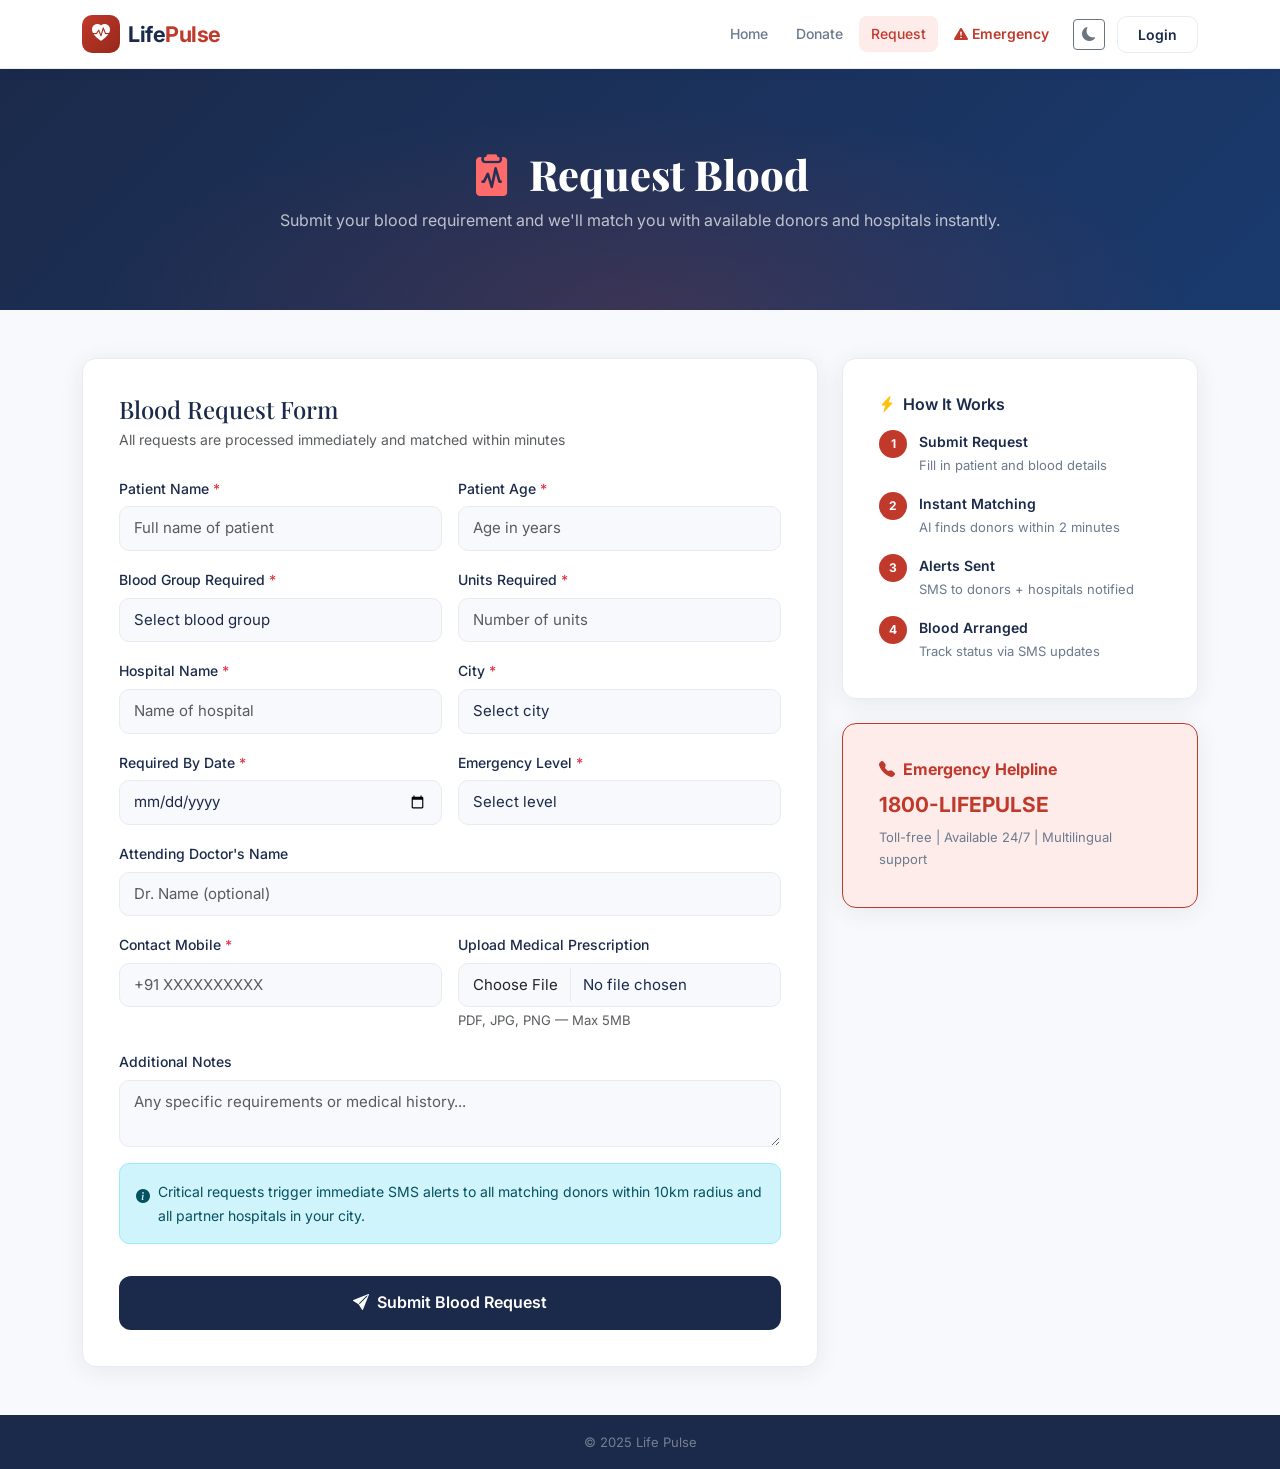
<file: pages/request.html>
<!DOCTYPE html>
<html lang="en" data-theme="light">
<head>
  <meta charset="UTF-8"/>
  <meta name="viewport" content="width=device-width, initial-scale=1.0"/>
  <title>Request Blood — Life Pulse</title>
  <link rel="stylesheet" href="https://cdn.jsdelivr.net/npm/bootstrap@5.3.0/dist/css/bootstrap.min.css"/>
  <link rel="stylesheet" href="https://cdn.jsdelivr.net/npm/bootstrap-icons@1.11.0/font/bootstrap-icons.css"/>
  <link href="https://fonts.googleapis.com/css2?family=Inter:wght@300;400;500;600;700;800&family=Playfair+Display:wght@700;800&display=swap" rel="stylesheet"/>
  <link rel="stylesheet" href="../css/style.css"/>
</head>
<body>
<nav class="navbar navbar-expand-lg lp-navbar sticky-top" id="mainNav">
  <div class="container">
    <a class="navbar-brand d-flex align-items-center gap-2" href="../index.html">
      <div class="brand-icon"><i class="bi bi-heart-pulse-fill"></i></div>
      <span class="brand-name">Life<span class="brand-accent">Pulse</span></span>
    </a>
    <button class="navbar-toggler" type="button" data-bs-toggle="collapse" data-bs-target="#navMenu"><span class="navbar-toggler-icon"></span></button>
    <div class="collapse navbar-collapse" id="navMenu">
      <ul class="navbar-nav ms-auto align-items-center gap-1">
        <li class="nav-item"><a class="nav-link" href="../index.html">Home</a></li>
        <li class="nav-item"><a class="nav-link" href="donate.html">Donate</a></li>
        <li class="nav-item"><a class="nav-link active" href="request.html">Request</a></li>
        <li class="nav-item"><a class="nav-link emergency-link" href="emergency.html"><i class="bi bi-exclamation-triangle-fill me-1"></i>Emergency</a></li>
        <li class="nav-item"><button class="btn btn-sm btn-outline-secondary ms-2" id="darkToggle"><i class="bi bi-moon-fill"></i></button></li>
        <li class="nav-item ms-2"><a class="btn lp-btn-outline" href="login.html">Login</a></li>
      </ul>
    </div>
  </div>
</nav>

<section class="page-hero">
  <div class="container">
    <h1><i class="bi bi-clipboard2-pulse-fill me-3" style="color:#FF6B6B"></i>Request Blood</h1>
    <p>Submit your blood requirement and we'll match you with available donors and hospitals instantly.</p>
  </div>
</section>

<section class="py-5" style="background:var(--lp-bg)">
  <div class="container">
    <div class="row g-4">
      <div class="col-lg-8">
        <div class="form-card">
          <h4 class="mb-1" style="font-family:'Playfair Display',serif">Blood Request Form</h4>
          <p class="text-muted mb-4" style="font-size:14px">All requests are processed immediately and matched within minutes</p>
          <form id="requestForm" novalidate>
            <div class="row g-3">
              <div class="col-md-6">
                <label class="form-label">Patient Name <span class="text-danger">*</span></label>
                <input type="text" class="form-control" placeholder="Full name of patient" required/>
              </div>
              <div class="col-md-6">
                <label class="form-label">Patient Age <span class="text-danger">*</span></label>
                <input type="number" class="form-control" placeholder="Age in years" required/>
              </div>
              <div class="col-md-6">
                <label class="form-label">Blood Group Required <span class="text-danger">*</span></label>
                <select class="form-select" required>
                  <option value="">Select blood group</option>
                  <option>A+</option><option>A-</option><option>B+</option><option>B-</option>
                  <option>AB+</option><option>AB-</option><option>O+</option><option>O-</option>
                </select>
              </div>
              <div class="col-md-6">
                <label class="form-label">Units Required <span class="text-danger">*</span></label>
                <input type="number" class="form-control" placeholder="Number of units" min="1" max="10" required/>
              </div>
              <div class="col-md-6">
                <label class="form-label">Hospital Name <span class="text-danger">*</span></label>
                <input type="text" class="form-control" placeholder="Name of hospital" required/>
              </div>
              <div class="col-md-6">
                <label class="form-label">City <span class="text-danger">*</span></label>
                <select class="form-select" required>
                  <option value="">Select city</option>
                  <option>Mumbai</option><option>Delhi</option><option>Bangalore</option>
                  <option>Ahmedabad</option><option>Chennai</option><option>Kolkata</option>
                  <option>Pune</option><option>Hyderabad</option>
                </select>
              </div>
              <div class="col-md-6">
                <label class="form-label">Required By Date <span class="text-danger">*</span></label>
                <input type="date" class="form-control" required/>
              </div>
              <div class="col-md-6">
                <label class="form-label">Emergency Level <span class="text-danger">*</span></label>
                <select class="form-select" id="emergencyLevel" required>
                  <option value="">Select level</option>
                  <option value="routine">Routine (24–48 hrs)</option>
                  <option value="urgent">Urgent (within 12 hrs)</option>
                  <option value="critical">Critical (within 3 hrs)</option>
                </select>
              </div>
              <div class="col-12">
                <label class="form-label">Attending Doctor's Name</label>
                <input type="text" class="form-control" placeholder="Dr. Name (optional)"/>
              </div>
              <div class="col-md-6">
                <label class="form-label">Contact Mobile <span class="text-danger">*</span></label>
                <input type="tel" class="form-control" placeholder="+91 XXXXXXXXXX" required/>
              </div>
              <div class="col-md-6">
                <label class="form-label">Upload Medical Prescription</label>
                <input type="file" class="form-control" accept=".pdf,.jpg,.jpeg,.png"/>
                <small class="text-muted">PDF, JPG, PNG — Max 5MB</small>
              </div>
              <div class="col-12">
                <label class="form-label">Additional Notes</label>
                <textarea class="form-control" rows="2" placeholder="Any specific requirements or medical history..."></textarea>
              </div>
              <div class="col-12">
                <div class="alert alert-info d-flex gap-2 align-items-start" style="font-size:14px;border-radius:10px;">
                  <i class="bi bi-info-circle-fill mt-1"></i>
                  <div>Critical requests trigger immediate SMS alerts to all matching donors within 10km radius and all partner hospitals in your city.</div>
                </div>
              </div>
              <div class="col-12">
                <button type="submit" class="btn-submit" style="background:var(--lp-navy)">
                  <i class="bi bi-send-fill me-2"></i>Submit Blood Request
                </button>
              </div>
            </div>
          </form>
        </div>
      </div>

      <div class="col-lg-4">
        <div class="form-card mb-4">
          <h6 style="font-weight:600;margin-bottom:16px"><i class="bi bi-lightning-charge-fill text-warning me-2"></i>How It Works</h6>
          <div style="display:flex;flex-direction:column;gap:16px;">
            <div style="display:flex;gap:12px;align-items:flex-start;">
              <div style="width:28px;height:28px;background:var(--lp-red);color:white;border-radius:50%;display:flex;align-items:center;justify-content:center;font-size:12px;font-weight:700;flex-shrink:0;">1</div>
              <div><div style="font-size:14px;font-weight:600;color:var(--lp-text)">Submit Request</div><div style="font-size:13px;color:var(--lp-text-muted)">Fill in patient and blood details</div></div>
            </div>
            <div style="display:flex;gap:12px;align-items:flex-start;">
              <div style="width:28px;height:28px;background:var(--lp-red);color:white;border-radius:50%;display:flex;align-items:center;justify-content:center;font-size:12px;font-weight:700;flex-shrink:0;">2</div>
              <div><div style="font-size:14px;font-weight:600;color:var(--lp-text)">Instant Matching</div><div style="font-size:13px;color:var(--lp-text-muted)">AI finds donors within 2 minutes</div></div>
            </div>
            <div style="display:flex;gap:12px;align-items:flex-start;">
              <div style="width:28px;height:28px;background:var(--lp-red);color:white;border-radius:50%;display:flex;align-items:center;justify-content:center;font-size:12px;font-weight:700;flex-shrink:0;">3</div>
              <div><div style="font-size:14px;font-weight:600;color:var(--lp-text)">Alerts Sent</div><div style="font-size:13px;color:var(--lp-text-muted)">SMS to donors + hospitals notified</div></div>
            </div>
            <div style="display:flex;gap:12px;align-items:flex-start;">
              <div style="width:28px;height:28px;background:var(--lp-red);color:white;border-radius:50%;display:flex;align-items:center;justify-content:center;font-size:12px;font-weight:700;flex-shrink:0;">4</div>
              <div><div style="font-size:14px;font-weight:600;color:var(--lp-text)">Blood Arranged</div><div style="font-size:13px;color:var(--lp-text-muted)">Track status via SMS updates</div></div>
            </div>
          </div>
        </div>
        <div class="form-card" style="background:var(--lp-red-light);border-color:var(--lp-red);">
          <h6 style="color:var(--lp-red);font-weight:700;margin-bottom:8px"><i class="bi bi-telephone-fill me-2"></i>Emergency Helpline</h6>
          <p style="font-size:1.3rem;font-weight:700;color:var(--lp-red);margin:0">1800-LIFEPULSE</p>
          <p style="font-size:13px;color:var(--lp-text-muted);margin:4px 0 0">Toll-free | Available 24/7 | Multilingual support</p>
        </div>
      </div>
    </div>
  </div>
</section>

<footer class="lp-footer py-3 text-center">
  <p class="mb-0" style="color:rgba(255,255,255,0.4);font-size:13px">&copy; 2025 Life Pulse</p>
</footer>
<script src="https://cdn.jsdelivr.net/npm/bootstrap@5.3.0/dist/js/bootstrap.bundle.min.js"></script>
<script src="../js/main.js"></script>
</body>
</html>
</file>
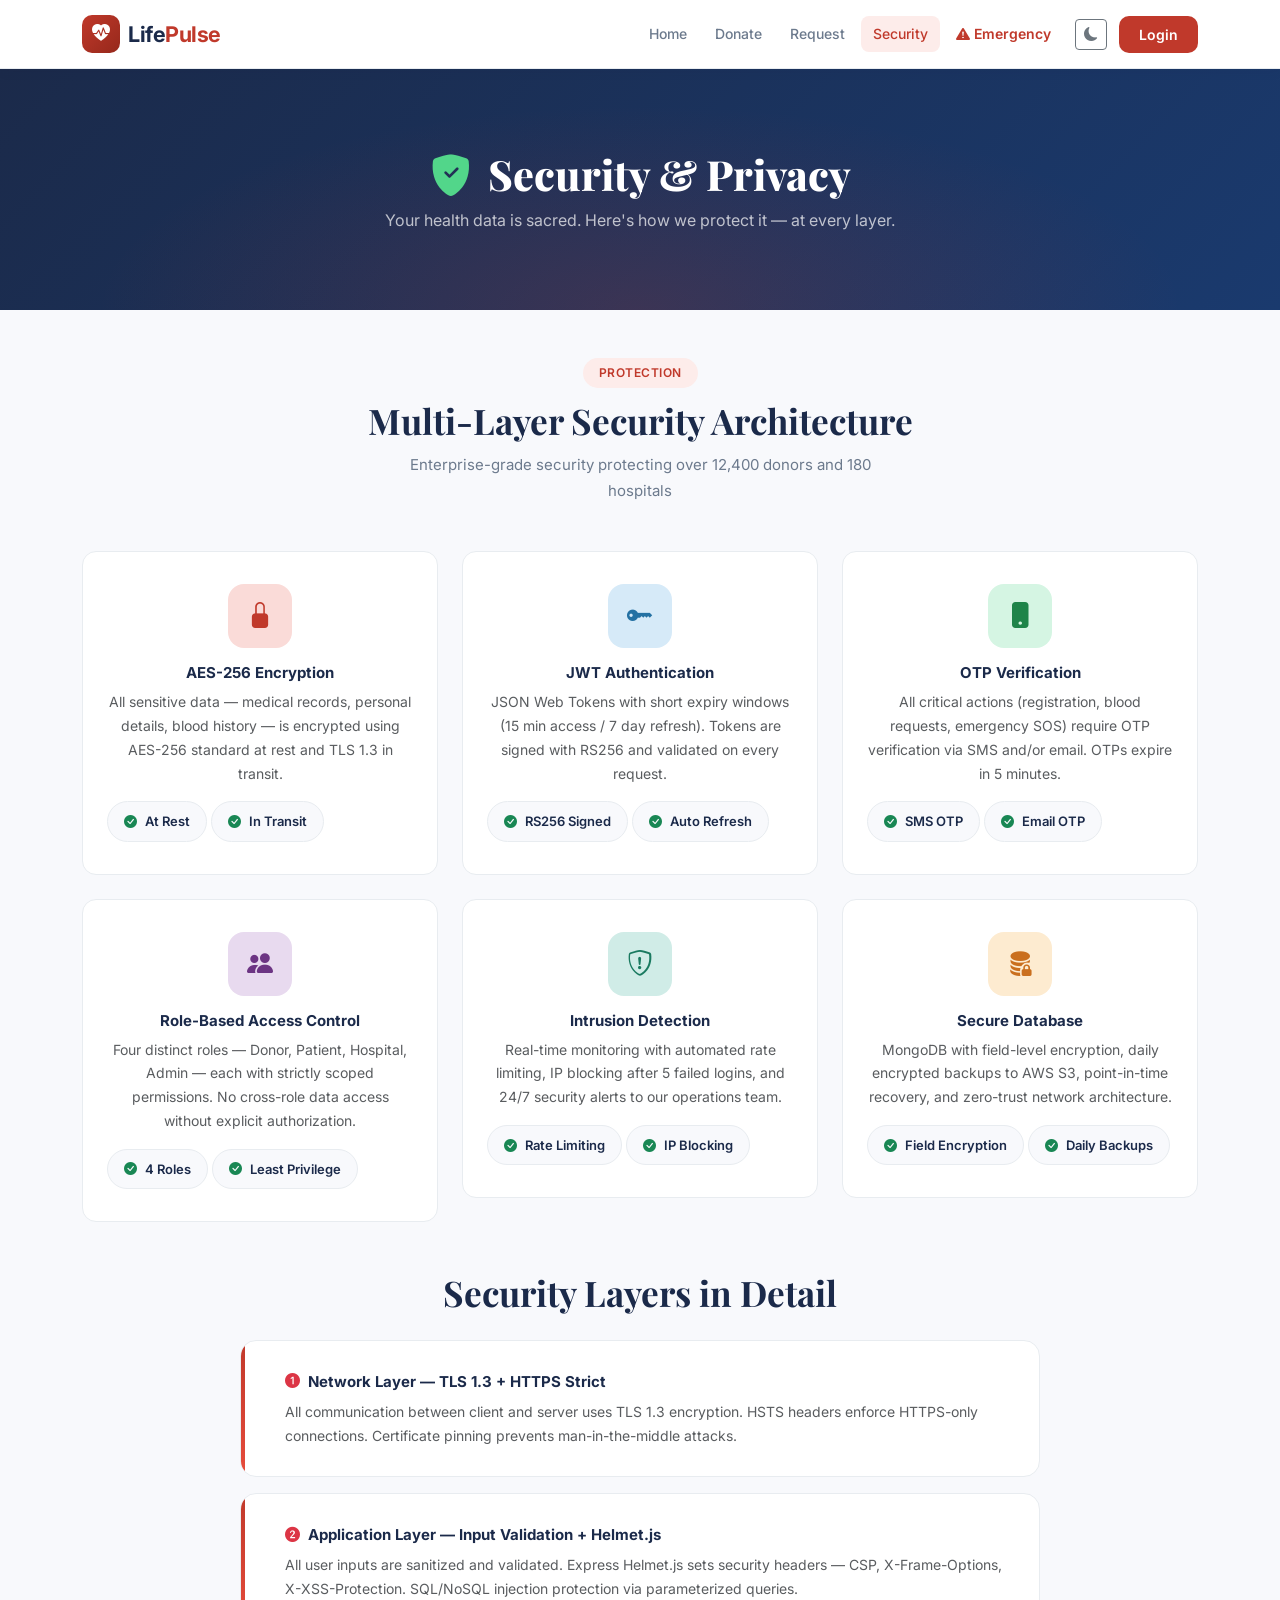
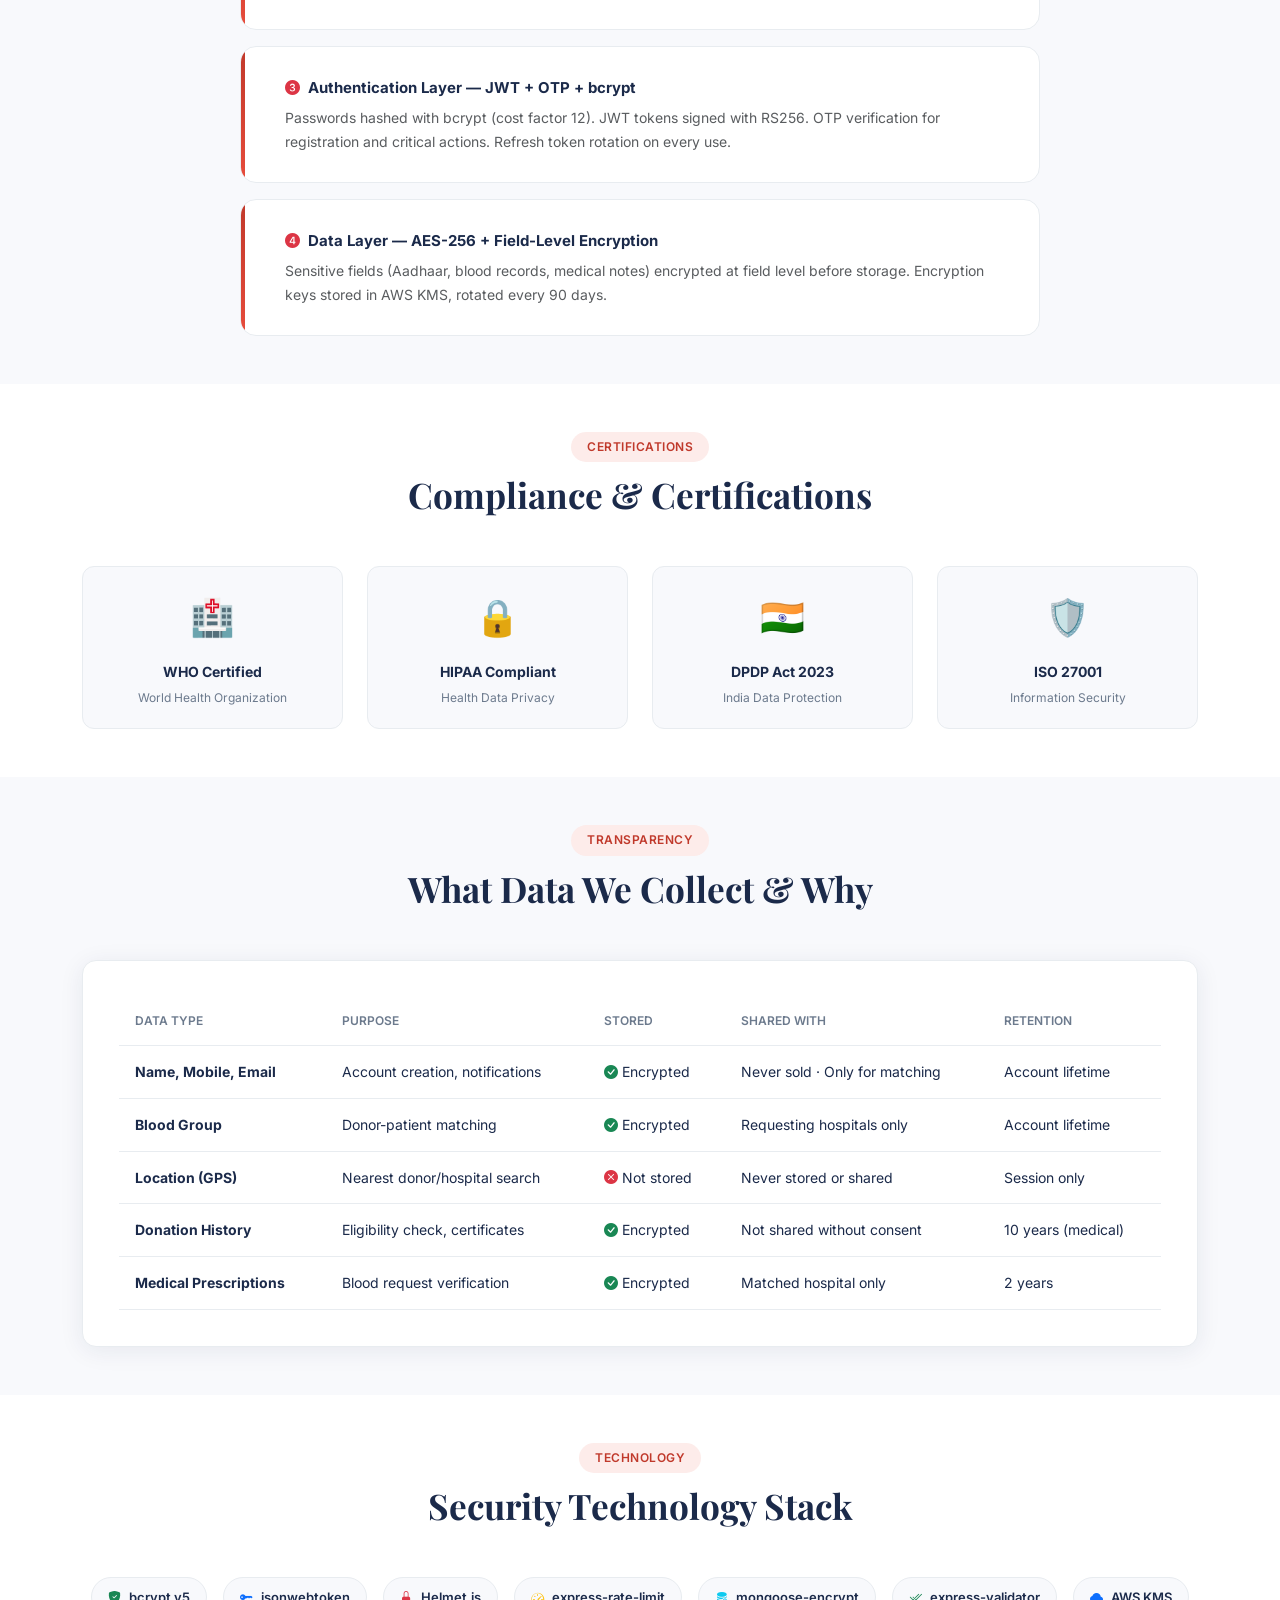
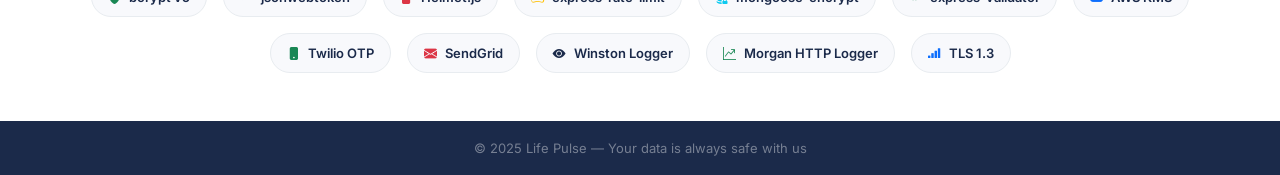
<file: pages/security.html>
<!DOCTYPE html>
<html lang="en" data-theme="light">
<head>
  <meta charset="UTF-8"/>
  <meta name="viewport" content="width=device-width, initial-scale=1.0"/>
  <title>Security — Life Pulse</title>
  <link rel="stylesheet" href="https://cdn.jsdelivr.net/npm/bootstrap@5.3.0/dist/css/bootstrap.min.css"/>
  <link rel="stylesheet" href="https://cdn.jsdelivr.net/npm/bootstrap-icons@1.11.0/font/bootstrap-icons.css"/>
  <link href="https://fonts.googleapis.com/css2?family=Inter:wght@300;400;500;600;700;800&family=Playfair+Display:wght@700;800&display=swap" rel="stylesheet"/>
  <link rel="stylesheet" href="../css/style.css"/>
  <style>
    .security-layer {
      background: var(--lp-card);
      border: 1px solid var(--lp-border);
      border-radius: 16px;
      padding: 28px;
      position: relative;
      overflow: hidden;
    }
    .security-layer::before {
      content: '';
      position: absolute; top: 0; left: 0;
      width: 4px; height: 100%;
      background: linear-gradient(180deg, var(--lp-red), #e74c3c);
    }
    .cert-card {
      background: var(--lp-bg);
      border: 1px solid var(--lp-border);
      border-radius: 12px;
      padding: 20px;
      text-align: center;
      transition: all 0.25s ease;
    }
    .cert-card:hover { transform: translateY(-3px); box-shadow: var(--lp-shadow-hover); }
    .cert-icon { font-size: 36px; margin-bottom: 12px; display: block; }
    .tech-badge {
      display: inline-flex; align-items: center; gap: 8px;
      background: var(--lp-bg);
      border: 1px solid var(--lp-border);
      border-radius: 50px;
      padding: 8px 16px;
      font-size: 13px;
      font-weight: 600;
      color: var(--lp-text);
      transition: all 0.2s;
    }
    .tech-badge:hover { border-color: var(--lp-red); color: var(--lp-red); }
    .privacy-table td, .privacy-table th {
      padding: 14px 16px;
      font-size: 14px;
      border-bottom: 1px solid var(--lp-border);
      color: var(--lp-text);
    }
    .privacy-table th { font-weight: 600; color: var(--lp-text-muted); font-size: 12px; text-transform: uppercase; }
  </style>
</head>
<body>
<nav class="navbar navbar-expand-lg lp-navbar sticky-top" id="mainNav">
  <div class="container">
    <a class="navbar-brand d-flex align-items-center gap-2" href="../index.html">
      <div class="brand-icon"><i class="bi bi-heart-pulse-fill"></i></div>
      <span class="brand-name">Life<span class="brand-accent">Pulse</span></span>
    </a>
    <button class="navbar-toggler" type="button" data-bs-toggle="collapse" data-bs-target="#navMenu"><span class="navbar-toggler-icon"></span></button>
    <div class="collapse navbar-collapse" id="navMenu">
      <ul class="navbar-nav ms-auto align-items-center gap-1">
        <li class="nav-item"><a class="nav-link" href="../index.html">Home</a></li>
        <li class="nav-item"><a class="nav-link" href="donate.html">Donate</a></li>
        <li class="nav-item"><a class="nav-link" href="request.html">Request</a></li>
        <li class="nav-item"><a class="nav-link active" href="security.html">Security</a></li>
        <li class="nav-item"><a class="nav-link emergency-link" href="emergency.html"><i class="bi bi-exclamation-triangle-fill me-1"></i>Emergency</a></li>
        <li class="nav-item"><button class="btn btn-sm btn-outline-secondary ms-2" id="darkToggle"><i class="bi bi-moon-fill"></i></button></li>
        <li class="nav-item ms-2"><a class="btn lp-btn-primary" href="login.html">Login</a></li>
      </ul>
    </div>
  </div>
</nav>

<section class="page-hero">
  <div class="container">
    <h1><i class="bi bi-shield-fill-check me-3" style="color:#52d68a"></i>Security & Privacy</h1>
    <p>Your health data is sacred. Here's how we protect it — at every layer.</p>
  </div>
</section>

<!-- SECURITY CARDS -->
<section class="py-5" style="background:var(--lp-bg)">
  <div class="container">
    <div class="section-header text-center mb-5">
      <span class="section-badge">Protection</span>
      <h2 class="section-title">Multi-Layer Security Architecture</h2>
      <p class="section-sub">Enterprise-grade security protecting over 12,400 donors and 180 hospitals</p>
    </div>

    <div class="row g-4 mb-5">
      <div class="col-md-6 col-lg-4" data-aos="fade-up" data-aos-delay="0">
        <div class="security-icon-card">
          <div class="security-icon" style="background:#fadbd8;color:#c0392b"><i class="bi bi-lock-fill"></i></div>
          <h6 style="font-weight:700;font-size:15px;margin-bottom:8px">AES-256 Encryption</h6>
          <p class="text-muted" style="font-size:14px">All sensitive data — medical records, personal details, blood history — is encrypted using AES-256 standard at rest and TLS 1.3 in transit.</p>
          <div class="d-flex flex-wrap gap-1 mt-3">
            <span class="tech-badge"><i class="bi bi-check-circle-fill text-success"></i>At Rest</span>
            <span class="tech-badge"><i class="bi bi-check-circle-fill text-success"></i>In Transit</span>
          </div>
        </div>
      </div>

      <div class="col-md-6 col-lg-4" data-aos="fade-up" data-aos-delay="80">
        <div class="security-icon-card">
          <div class="security-icon" style="background:#d6eaf8;color:#2471a3"><i class="bi bi-key-fill"></i></div>
          <h6 style="font-weight:700;font-size:15px;margin-bottom:8px">JWT Authentication</h6>
          <p class="text-muted" style="font-size:14px">JSON Web Tokens with short expiry windows (15 min access / 7 day refresh). Tokens are signed with RS256 and validated on every request.</p>
          <div class="d-flex flex-wrap gap-1 mt-3">
            <span class="tech-badge"><i class="bi bi-check-circle-fill text-success"></i>RS256 Signed</span>
            <span class="tech-badge"><i class="bi bi-check-circle-fill text-success"></i>Auto Refresh</span>
          </div>
        </div>
      </div>

      <div class="col-md-6 col-lg-4" data-aos="fade-up" data-aos-delay="160">
        <div class="security-icon-card">
          <div class="security-icon" style="background:#d5f5e3;color:#1e8449"><i class="bi bi-phone-fill"></i></div>
          <h6 style="font-weight:700;font-size:15px;margin-bottom:8px">OTP Verification</h6>
          <p class="text-muted" style="font-size:14px">All critical actions (registration, blood requests, emergency SOS) require OTP verification via SMS and/or email. OTPs expire in 5 minutes.</p>
          <div class="d-flex flex-wrap gap-1 mt-3">
            <span class="tech-badge"><i class="bi bi-check-circle-fill text-success"></i>SMS OTP</span>
            <span class="tech-badge"><i class="bi bi-check-circle-fill text-success"></i>Email OTP</span>
          </div>
        </div>
      </div>

      <div class="col-md-6 col-lg-4" data-aos="fade-up" data-aos-delay="240">
        <div class="security-icon-card">
          <div class="security-icon" style="background:#e8daef;color:#6c3483"><i class="bi bi-people-fill"></i></div>
          <h6 style="font-weight:700;font-size:15px;margin-bottom:8px">Role-Based Access Control</h6>
          <p class="text-muted" style="font-size:14px">Four distinct roles — Donor, Patient, Hospital, Admin — each with strictly scoped permissions. No cross-role data access without explicit authorization.</p>
          <div class="d-flex flex-wrap gap-1 mt-3">
            <span class="tech-badge"><i class="bi bi-check-circle-fill text-success"></i>4 Roles</span>
            <span class="tech-badge"><i class="bi bi-check-circle-fill text-success"></i>Least Privilege</span>
          </div>
        </div>
      </div>

      <div class="col-md-6 col-lg-4" data-aos="fade-up" data-aos-delay="320">
        <div class="security-icon-card">
          <div class="security-icon" style="background:#d0ece7;color:#1a7a60"><i class="bi bi-shield-exclamation"></i></div>
          <h6 style="font-weight:700;font-size:15px;margin-bottom:8px">Intrusion Detection</h6>
          <p class="text-muted" style="font-size:14px">Real-time monitoring with automated rate limiting, IP blocking after 5 failed logins, and 24/7 security alerts to our operations team.</p>
          <div class="d-flex flex-wrap gap-1 mt-3">
            <span class="tech-badge"><i class="bi bi-check-circle-fill text-success"></i>Rate Limiting</span>
            <span class="tech-badge"><i class="bi bi-check-circle-fill text-success"></i>IP Blocking</span>
          </div>
        </div>
      </div>

      <div class="col-md-6 col-lg-4" data-aos="fade-up" data-aos-delay="400">
        <div class="security-icon-card">
          <div class="security-icon" style="background:#fdebd0;color:#ca6f1e"><i class="bi bi-database-fill-lock"></i></div>
          <h6 style="font-weight:700;font-size:15px;margin-bottom:8px">Secure Database</h6>
          <p class="text-muted" style="font-size:14px">MongoDB with field-level encryption, daily encrypted backups to AWS S3, point-in-time recovery, and zero-trust network architecture.</p>
          <div class="d-flex flex-wrap gap-1 mt-3">
            <span class="tech-badge"><i class="bi bi-check-circle-fill text-success"></i>Field Encryption</span>
            <span class="tech-badge"><i class="bi bi-check-circle-fill text-success"></i>Daily Backups</span>
          </div>
        </div>
      </div>
    </div>

    <!-- SECURITY LAYERS -->
    <div class="section-header text-center mb-4">
      <h2 class="section-title">Security Layers in Detail</h2>
    </div>
    <div style="display:flex;flex-direction:column;gap:16px;max-width:800px;margin:0 auto;">
      <div class="security-layer" data-aos="fade-up">
        <div style="padding-left:16px">
          <div style="font-weight:700;font-size:15px;color:var(--lp-text);margin-bottom:6px"><i class="bi bi-1-circle-fill text-danger me-2"></i>Network Layer — TLS 1.3 + HTTPS Strict</div>
          <p class="text-muted mb-0" style="font-size:14px">All communication between client and server uses TLS 1.3 encryption. HSTS headers enforce HTTPS-only connections. Certificate pinning prevents man-in-the-middle attacks.</p>
        </div>
      </div>
      <div class="security-layer" data-aos="fade-up" data-aos-delay="60">
        <div style="padding-left:16px">
          <div style="font-weight:700;font-size:15px;color:var(--lp-text);margin-bottom:6px"><i class="bi bi-2-circle-fill text-danger me-2"></i>Application Layer — Input Validation + Helmet.js</div>
          <p class="text-muted mb-0" style="font-size:14px">All user inputs are sanitized and validated. Express Helmet.js sets security headers — CSP, X-Frame-Options, X-XSS-Protection. SQL/NoSQL injection protection via parameterized queries.</p>
        </div>
      </div>
      <div class="security-layer" data-aos="fade-up" data-aos-delay="120">
        <div style="padding-left:16px">
          <div style="font-weight:700;font-size:15px;color:var(--lp-text);margin-bottom:6px"><i class="bi bi-3-circle-fill text-danger me-2"></i>Authentication Layer — JWT + OTP + bcrypt</div>
          <p class="text-muted mb-0" style="font-size:14px">Passwords hashed with bcrypt (cost factor 12). JWT tokens signed with RS256. OTP verification for registration and critical actions. Refresh token rotation on every use.</p>
        </div>
      </div>
      <div class="security-layer" data-aos="fade-up" data-aos-delay="180">
        <div style="padding-left:16px">
          <div style="font-weight:700;font-size:15px;color:var(--lp-text);margin-bottom:6px"><i class="bi bi-4-circle-fill text-danger me-2"></i>Data Layer — AES-256 + Field-Level Encryption</div>
          <p class="text-muted mb-0" style="font-size:14px">Sensitive fields (Aadhaar, blood records, medical notes) encrypted at field level before storage. Encryption keys stored in AWS KMS, rotated every 90 days.</p>
        </div>
      </div>
    </div>
  </div>
</section>

<!-- CERTIFICATIONS -->
<section class="py-5" style="background:var(--lp-card)">
  <div class="container">
    <div class="section-header text-center mb-5">
      <span class="section-badge">Certifications</span>
      <h2 class="section-title">Compliance & Certifications</h2>
    </div>
    <div class="row g-4 justify-content-center">
      <div class="col-6 col-md-3" data-aos="zoom-in" data-aos-delay="0">
        <div class="cert-card">
          <span class="cert-icon">🏥</span>
          <div style="font-weight:700;font-size:14px;color:var(--lp-text)">WHO Certified</div>
          <div style="font-size:12px;color:var(--lp-text-muted);margin-top:4px">World Health Organization</div>
        </div>
      </div>
      <div class="col-6 col-md-3" data-aos="zoom-in" data-aos-delay="80">
        <div class="cert-card">
          <span class="cert-icon">🔒</span>
          <div style="font-weight:700;font-size:14px;color:var(--lp-text)">HIPAA Compliant</div>
          <div style="font-size:12px;color:var(--lp-text-muted);margin-top:4px">Health Data Privacy</div>
        </div>
      </div>
      <div class="col-6 col-md-3" data-aos="zoom-in" data-aos-delay="160">
        <div class="cert-card">
          <span class="cert-icon">🇮🇳</span>
          <div style="font-weight:700;font-size:14px;color:var(--lp-text)">DPDP Act 2023</div>
          <div style="font-size:12px;color:var(--lp-text-muted);margin-top:4px">India Data Protection</div>
        </div>
      </div>
      <div class="col-6 col-md-3" data-aos="zoom-in" data-aos-delay="240">
        <div class="cert-card">
          <span class="cert-icon">🛡️</span>
          <div style="font-weight:700;font-size:14px;color:var(--lp-text)">ISO 27001</div>
          <div style="font-size:12px;color:var(--lp-text-muted);margin-top:4px">Information Security</div>
        </div>
      </div>
    </div>
  </div>
</section>

<!-- PRIVACY TABLE -->
<section class="py-5" style="background:var(--lp-bg)">
  <div class="container">
    <div class="section-header text-center mb-5">
      <span class="section-badge">Transparency</span>
      <h2 class="section-title">What Data We Collect & Why</h2>
    </div>
    <div class="form-card" style="overflow-x:auto">
      <table class="privacy-table w-100">
        <thead>
          <tr>
            <th>Data Type</th>
            <th>Purpose</th>
            <th>Stored</th>
            <th>Shared With</th>
            <th>Retention</th>
          </tr>
        </thead>
        <tbody>
          <tr>
            <td><strong>Name, Mobile, Email</strong></td>
            <td>Account creation, notifications</td>
            <td><i class="bi bi-check-circle-fill text-success"></i> Encrypted</td>
            <td>Never sold · Only for matching</td>
            <td>Account lifetime</td>
          </tr>
          <tr>
            <td><strong>Blood Group</strong></td>
            <td>Donor-patient matching</td>
            <td><i class="bi bi-check-circle-fill text-success"></i> Encrypted</td>
            <td>Requesting hospitals only</td>
            <td>Account lifetime</td>
          </tr>
          <tr>
            <td><strong>Location (GPS)</strong></td>
            <td>Nearest donor/hospital search</td>
            <td><i class="bi bi-x-circle-fill text-danger"></i> Not stored</td>
            <td>Never stored or shared</td>
            <td>Session only</td>
          </tr>
          <tr>
            <td><strong>Donation History</strong></td>
            <td>Eligibility check, certificates</td>
            <td><i class="bi bi-check-circle-fill text-success"></i> Encrypted</td>
            <td>Not shared without consent</td>
            <td>10 years (medical)</td>
          </tr>
          <tr>
            <td><strong>Medical Prescriptions</strong></td>
            <td>Blood request verification</td>
            <td><i class="bi bi-check-circle-fill text-success"></i> Encrypted</td>
            <td>Matched hospital only</td>
            <td>2 years</td>
          </tr>
        </tbody>
      </table>
    </div>
  </div>
</section>

<!-- TECH STACK -->
<section class="py-5" style="background:var(--lp-card)">
  <div class="container">
    <div class="section-header text-center mb-5">
      <span class="section-badge">Technology</span>
      <h2 class="section-title">Security Technology Stack</h2>
    </div>
    <div class="d-flex flex-wrap gap-3 justify-content-center">
      <span class="tech-badge"><i class="bi bi-shield-fill-check text-success"></i>bcrypt v5</span>
      <span class="tech-badge"><i class="bi bi-key-fill text-primary"></i>jsonwebtoken</span>
      <span class="tech-badge"><i class="bi bi-lock-fill text-danger"></i>Helmet.js</span>
      <span class="tech-badge"><i class="bi bi-speedometer2 text-warning"></i>express-rate-limit</span>
      <span class="tech-badge"><i class="bi bi-database-fill-lock text-info"></i>mongoose-encrypt</span>
      <span class="tech-badge"><i class="bi bi-check2-all text-success"></i>express-validator</span>
      <span class="tech-badge"><i class="bi bi-cloud-fill text-primary"></i>AWS KMS</span>
      <span class="tech-badge"><i class="bi bi-phone-fill text-success"></i>Twilio OTP</span>
      <span class="tech-badge"><i class="bi bi-envelope-fill text-danger"></i>SendGrid</span>
      <span class="tech-badge"><i class="bi bi-eye-fill text-purple"></i>Winston Logger</span>
      <span class="tech-badge"><i class="bi bi-graph-up-arrow text-success"></i>Morgan HTTP Logger</span>
      <span class="tech-badge"><i class="bi bi-reception-4 text-primary"></i>TLS 1.3</span>
    </div>
  </div>
</section>

<footer class="lp-footer py-3 text-center">
  <p class="mb-0" style="color:rgba(255,255,255,0.4);font-size:13px">&copy; 2025 Life Pulse — Your data is always safe with us</p>
</footer>
<script src="https://cdn.jsdelivr.net/npm/bootstrap@5.3.0/dist/js/bootstrap.bundle.min.js"></script>
<script src="../js/main.js"></script>
</body>
</html>
</file>
<file: css/style.css>
/* ===== LIFE PULSE — GLOBAL STYLES ===== */
@import url('https://fonts.googleapis.com/css2?family=Inter:wght@300;400;500;600;700;800&family=Playfair+Display:wght@700;800&display=swap');

:root {
  --lp-red: #C0392B;
  --lp-red-dark: #96281B;
  --lp-red-light: #FDECEA;
  --lp-navy: #1B2A4A;
  --lp-navy-light: #2C3E6B;
  --lp-white: #FFFFFF;
  --lp-bg: #F8F9FC;
  --lp-card: #FFFFFF;
  --lp-text: #1B2A4A;
  --lp-text-muted: #6C7A8D;
  --lp-border: #E8ECF0;
  --lp-shadow: 0 4px 24px rgba(27,42,74,0.08);
  --lp-shadow-hover: 0 8px 40px rgba(27,42,74,0.16);
  --lp-transition: 0.25s ease;
  --lp-radius: 14px;
  --lp-radius-sm: 8px;
}

[data-theme="dark"] {
  --lp-bg: #0F1825;
  --lp-card: #1A2535;
  --lp-text: #E8ECF4;
  --lp-text-muted: #8A9BB5;
  --lp-border: #2A3548;
  --lp-shadow: 0 4px 24px rgba(0,0,0,0.3);
  --lp-shadow-hover: 0 8px 40px rgba(0,0,0,0.5);
  --lp-navy: #E8ECF4;
  --lp-navy-light: #B8C4D8;
}

*, *::before, *::after { box-sizing: border-box; margin: 0; padding: 0; }

html { scroll-behavior: smooth; }

body {
  font-family: 'Inter', sans-serif;
  background: var(--lp-bg);
  color: var(--lp-text);
  font-size: 15px;
  line-height: 1.7;
  transition: background var(--lp-transition), color var(--lp-transition);
}

/* ===== NAVBAR ===== */
.lp-navbar {
  background: rgba(255,255,255,0.95);
  backdrop-filter: blur(16px);
  border-bottom: 1px solid var(--lp-border);
  padding: 10px 0;
  transition: all var(--lp-transition);
  box-shadow: 0 2px 12px rgba(27,42,74,0.06);
}

[data-theme="dark"] .lp-navbar {
  background: rgba(15,24,37,0.95);
  border-bottom-color: var(--lp-border);
}

.brand-icon {
  width: 38px; height: 38px;
  background: linear-gradient(135deg, var(--lp-red), var(--lp-red-dark));
  border-radius: 10px;
  display: flex; align-items: center; justify-content: center;
  color: white; font-size: 18px;
}

.brand-icon.small { width: 30px; height: 30px; font-size: 14px; border-radius: 8px; }

.brand-name {
  font-size: 1.35rem;
  font-weight: 700;
  color: var(--lp-text);
  letter-spacing: -0.5px;
}

.brand-accent { color: var(--lp-red); }

.nav-link {
  color: var(--lp-text-muted) !important;
  font-size: 14px;
  font-weight: 500;
  padding: 6px 12px !important;
  border-radius: 8px;
  transition: all var(--lp-transition);
}

.nav-link:hover, .nav-link.active {
  color: var(--lp-red) !important;
  background: var(--lp-red-light);
}

.emergency-link { color: var(--lp-red) !important; font-weight: 600 !important; }

.lp-btn-primary {
  background: var(--lp-red);
  color: white !important;
  border: none;
  padding: 8px 20px;
  border-radius: 10px;
  font-size: 14px;
  font-weight: 600;
  transition: all var(--lp-transition);
}

.lp-btn-primary:hover {
  background: var(--lp-red-dark);
  transform: translateY(-1px);
  box-shadow: 0 4px 16px rgba(192,57,43,0.3);
}

.lp-btn-outline {
  background: transparent;
  color: var(--lp-text) !important;
  border: 1.5px solid var(--lp-border);
  padding: 7px 20px;
  border-radius: 10px;
  font-size: 14px;
  font-weight: 600;
  transition: all var(--lp-transition);
}

.lp-btn-outline:hover {
  border-color: var(--lp-red);
  color: var(--lp-red) !important;
}

/* ===== HERO SECTION ===== */
.hero-section {
  background: linear-gradient(135deg, var(--lp-navy) 0%, #1a3a6e 40%, #8B0000 100%);
  position: relative;
  overflow: hidden;
  min-height: 100vh;
  display: flex;
  align-items: center;
}

.hero-bg-overlay {
  position: absolute; inset: 0;
  background: radial-gradient(ellipse at 70% 50%, rgba(192,57,43,0.15) 0%, transparent 60%);
}

.hero-content { position: relative; z-index: 2; }

.hero-badge {
  display: inline-flex; align-items: center;
  background: rgba(255,255,255,0.15);
  border: 1px solid rgba(255,255,255,0.2);
  color: rgba(255,255,255,0.9);
  padding: 6px 16px;
  border-radius: 50px;
  font-size: 13px;
  font-weight: 500;
  backdrop-filter: blur(8px);
}

.hero-title {
  font-family: 'Playfair Display', serif;
  font-size: clamp(2.2rem, 5vw, 3.8rem);
  font-weight: 800;
  color: white;
  line-height: 1.2;
  margin: 16px 0;
}

.hero-accent {
  color: #FF6B6B;
  position: relative;
}

.hero-tagline {
  font-size: 1rem;
  color: rgba(255,255,255,0.6);
  font-style: italic;
  letter-spacing: 1px;
}

.hero-desc {
  color: rgba(255,255,255,0.8);
  font-size: 1rem;
  max-width: 480px;
  margin-top: 12px;
}

.lp-btn-hero-primary {
  background: var(--lp-red);
  color: white !important;
  border: none;
  padding: 12px 28px;
  border-radius: 12px;
  font-weight: 600;
  font-size: 15px;
  transition: all 0.3s ease;
  text-decoration: none;
}

.lp-btn-hero-primary:hover {
  background: #e74c3c;
  transform: translateY(-2px);
  box-shadow: 0 6px 24px rgba(192,57,43,0.4);
}

.lp-btn-hero-outline {
  background: rgba(255,255,255,0.1);
  color: white !important;
  border: 1.5px solid rgba(255,255,255,0.4);
  padding: 12px 28px;
  border-radius: 12px;
  font-weight: 600;
  font-size: 15px;
  transition: all 0.3s ease;
  text-decoration: none;
  backdrop-filter: blur(8px);
}

.lp-btn-hero-outline:hover {
  background: rgba(255,255,255,0.2);
  transform: translateY(-2px);
}

.lp-btn-hero-ghost {
  background: transparent;
  color: rgba(255,255,255,0.7) !important;
  border: 1.5px solid rgba(255,255,255,0.2);
  padding: 12px 28px;
  border-radius: 12px;
  font-weight: 600;
  font-size: 15px;
  transition: all 0.3s ease;
  text-decoration: none;
}

.lp-btn-hero-ghost:hover {
  color: white !important;
  border-color: rgba(255,255,255,0.5);
}

.hero-trust { gap: 24px; }
.trust-item { color: rgba(255,255,255,0.7); font-size: 13px; display: flex; align-items: center; gap: 6px; }

/* HERO VISUAL */
.hero-visual {
  width: 400px; height: 400px;
  position: relative;
  display: flex; align-items: center; justify-content: center;
}

.hero-pulse-ring {
  position: absolute;
  width: 300px; height: 300px;
  border: 2px solid rgba(255,255,255,0.1);
  border-radius: 50%;
  animation: pulseRing 3s ease-in-out infinite;
}

.hero-pulse-ring.delay-1 { animation-delay: 1.5s; width: 380px; height: 380px; }

@keyframes pulseRing {
  0% { transform: scale(0.8); opacity: 0.8; }
  100% { transform: scale(1.1); opacity: 0; }
}

.hero-center-icon {
  width: 120px; height: 120px;
  background: linear-gradient(135deg, rgba(192,57,43,0.8), rgba(231,76,60,0.8));
  border-radius: 50%;
  display: flex; align-items: center; justify-content: center;
  font-size: 48px;
  color: white;
  z-index: 2;
  animation: heartbeat 1.4s ease-in-out infinite;
  box-shadow: 0 0 60px rgba(192,57,43,0.4);
}

@keyframes heartbeat {
  0%, 100% { transform: scale(1); }
  14% { transform: scale(1.1); }
  28% { transform: scale(1); }
  42% { transform: scale(1.05); }
  56% { transform: scale(1); }
}

.hero-float-card {
  position: absolute;
  background: rgba(255,255,255,0.12);
  backdrop-filter: blur(12px);
  border: 1px solid rgba(255,255,255,0.2);
  color: white;
  padding: 10px 16px;
  border-radius: 12px;
  display: flex; align-items: center; gap: 8px;
  font-size: 13px; font-weight: 600;
  animation: float 3s ease-in-out infinite;
}

.hero-float-card.card-1 { top: 40px; right: 20px; animation-delay: 0s; }
.hero-float-card.card-2 { bottom: 60px; left: 10px; animation-delay: 1s; }
.hero-float-card.card-3 { top: 50%; right: -20px; animation-delay: 2s; }

@keyframes float {
  0%, 100% { transform: translateY(0); }
  50% { transform: translateY(-10px); }
}

.hero-wave {
  position: absolute; bottom: 0; left: 0; right: 0;
  line-height: 0;
}

/* ===== STATS SECTION ===== */
.stats-section { background: var(--lp-bg); }

.stat-card {
  background: var(--lp-card);
  border: 1px solid var(--lp-border);
  border-radius: var(--lp-radius);
  padding: 28px 20px;
  text-align: center;
  box-shadow: var(--lp-shadow);
  transition: all var(--lp-transition);
}

.stat-card:hover {
  transform: translateY(-4px);
  box-shadow: var(--lp-shadow-hover);
}

.stat-icon {
  width: 56px; height: 56px;
  border-radius: 14px;
  display: flex; align-items: center; justify-content: center;
  font-size: 22px;
  color: white;
  margin: 0 auto 16px;
}

.stat-icon.bg-red { background: linear-gradient(135deg, #C0392B, #e74c3c); }
.stat-icon.bg-blue { background: linear-gradient(135deg, #2980b9, #3498db); }
.stat-icon.bg-green { background: linear-gradient(135deg, #27ae60, #2ecc71); }
.stat-icon.bg-orange { background: linear-gradient(135deg, #e67e22, #f39c12); }

.stat-num {
  font-family: 'Playfair Display', serif;
  font-size: 2.2rem;
  font-weight: 700;
  color: var(--lp-text);
  line-height: 1;
}

.stat-label {
  color: var(--lp-text-muted);
  font-size: 13px;
  font-weight: 500;
  margin-top: 6px;
}

/* ===== BLOOD GROUP CARDS ===== */
.blood-stock-preview { background: var(--lp-bg); }

.blood-group-card {
  background: var(--lp-card);
  border: 2px solid var(--lp-border);
  border-radius: var(--lp-radius);
  padding: 20px 16px;
  text-align: center;
  cursor: pointer;
  transition: all var(--lp-transition);
  min-width: 110px;
}

.blood-group-card:hover {
  transform: translateY(-4px);
  box-shadow: var(--lp-shadow-hover);
}

.blood-group-card.available { border-color: #27ae60; }
.blood-group-card.low { border-color: #f39c12; }
.blood-group-card.critical { border-color: #e74c3c; }

.blood-type {
  font-family: 'Playfair Display', serif;
  font-size: 2rem;
  font-weight: 700;
  color: var(--lp-red);
  line-height: 1;
}

.blood-units { font-size: 12px; color: var(--lp-text-muted); margin: 8px 0 6px; font-weight: 500; }

.blood-status {
  display: inline-block;
  padding: 3px 10px;
  border-radius: 50px;
  font-size: 11px;
  font-weight: 600;
}

.status-high { background: #d5f5e3; color: #1e8449; }
.status-low { background: #fef9e7; color: #b7770d; }
.status-critical { background: #fadbd8; color: #a93226; }

[data-theme="dark"] .status-high { background: #1a3a28; color: #52d68a; }
[data-theme="dark"] .status-low { background: #3a2d0a; color: #f0c040; }
[data-theme="dark"] .status-critical { background: #3a1010; color: #f1856a; }

/* ===== SECTION HEADERS ===== */
.section-badge {
  display: inline-block;
  background: var(--lp-red-light);
  color: var(--lp-red);
  padding: 5px 16px;
  border-radius: 50px;
  font-size: 12px;
  font-weight: 600;
  letter-spacing: 0.5px;
  text-transform: uppercase;
}

[data-theme="dark"] .section-badge { background: rgba(192,57,43,0.2); color: #ff8a80; }

.section-title {
  font-family: 'Playfair Display', serif;
  font-size: clamp(1.6rem, 3vw, 2.2rem);
  font-weight: 700;
  color: var(--lp-text);
  margin: 10px 0 8px;
  line-height: 1.3;
}

.section-sub { color: var(--lp-text-muted); font-size: 15px; max-width: 500px; margin: 0 auto; }

/* ===== HELP CARDS ===== */
.how-section { background: var(--lp-card); }

.help-card {
  background: var(--lp-bg);
  border: 1px solid var(--lp-border);
  border-radius: var(--lp-radius);
  padding: 28px;
  height: 100%;
  transition: all var(--lp-transition);
  position: relative;
  overflow: hidden;
}

.help-card::before {
  content: '';
  position: absolute; top: 0; left: 0; right: 0;
  height: 3px;
  background: var(--lp-red);
  transform: scaleX(0);
  transition: transform var(--lp-transition);
}

.help-card:hover::before { transform: scaleX(1); }
.help-card:hover { transform: translateY(-4px); box-shadow: var(--lp-shadow-hover); }

.help-icon {
  width: 52px; height: 52px;
  border-radius: 12px;
  display: flex; align-items: center; justify-content: center;
  font-size: 22px;
  margin-bottom: 16px;
}

.help-icon.red { background: #fadbd8; color: #c0392b; }
.help-icon.blue { background: #d6eaf8; color: #2471a3; }
.help-icon.green { background: #d5f5e3; color: #1e8449; }
.help-icon.orange { background: #fdebd0; color: #ca6f1e; }
.help-icon.purple { background: #e8daef; color: #6c3483; }
.help-icon.teal { background: #d0ece7; color: #1a7a60; }

[data-theme="dark"] .help-icon.red { background: #3a1010; color: #f1856a; }
[data-theme="dark"] .help-icon.blue { background: #0d2540; color: #5dade2; }
[data-theme="dark"] .help-icon.green { background: #0d2e1a; color: #52d68a; }
[data-theme="dark"] .help-icon.orange { background: #3a1e00; color: #f0a030; }
[data-theme="dark"] .help-icon.purple { background: #1a0a3a; color: #a985f0; }
[data-theme="dark"] .help-icon.teal { background: #003020; color: #40d0b0; }

.help-card h5 { font-weight: 600; font-size: 1rem; margin-bottom: 8px; color: var(--lp-text); }
.help-card p { font-size: 14px; color: var(--lp-text-muted); line-height: 1.6; margin: 0 0 16px; }

.help-link {
  color: var(--lp-red);
  font-size: 13px;
  font-weight: 600;
  text-decoration: none;
  display: inline-flex; align-items: center; gap: 4px;
  transition: gap var(--lp-transition);
}

.help-link:hover { gap: 8px; color: var(--lp-red-dark); }

/* ===== WHY SECTION ===== */
.why-section { background: var(--lp-bg); }

.why-list { display: flex; flex-direction: column; gap: 14px; }
.why-item { display: flex; align-items: center; gap: 12px; font-size: 15px; color: var(--lp-text); }

.why-feature-card {
  background: var(--lp-card);
  border: 1px solid var(--lp-border);
  border-radius: var(--lp-radius);
  padding: 24px;
  height: 100%;
  transition: all var(--lp-transition);
}

.why-feature-card:hover { transform: translateY(-3px); box-shadow: var(--lp-shadow-hover); }

.why-feature-card.accent {
  background: var(--lp-red);
  border-color: var(--lp-red);
  color: white;
}

.why-feature-card i { font-size: 24px; margin-bottom: 12px; display: block; color: var(--lp-red); }
.why-feature-card.accent i { color: rgba(255,255,255,0.8); }
.why-feature-card h6 { font-weight: 600; font-size: 15px; margin-bottom: 6px; color: var(--lp-text); }
.why-feature-card.accent h6 { color: white; }
.why-feature-card p { font-size: 13px; color: var(--lp-text-muted); margin: 0; }
.why-feature-card.accent p { color: rgba(255,255,255,0.75); }

/* ===== TESTIMONIALS ===== */
.testimonials-section { background: var(--lp-card); }

.testimonial-card {
  background: var(--lp-bg);
  border: 1px solid var(--lp-border);
  border-radius: var(--lp-radius);
  padding: 28px;
  height: 100%;
  transition: all var(--lp-transition);
}

.testimonial-card:hover { transform: translateY(-4px); box-shadow: var(--lp-shadow-hover); }
.testimonial-card.featured { border-color: var(--lp-red); background: var(--lp-card); }

.testimonial-stars { color: #f39c12; font-size: 14px; margin-bottom: 12px; }

.testimonial-card p { font-size: 15px; color: var(--lp-text); font-style: italic; line-height: 1.7; margin-bottom: 20px; }

.testimonial-author { display: flex; align-items: center; gap: 12px; }
.author-avatar {
  width: 44px; height: 44px;
  border-radius: 50%;
  display: flex; align-items: center; justify-content: center;
  font-size: 13px; font-weight: 700;
  flex-shrink: 0;
}

.bg-red-light { background: #fadbd8; color: #c0392b; }
.bg-blue-light { background: #d6eaf8; color: #2471a3; }
.bg-green-light { background: #d5f5e3; color: #1e8449; }
[data-theme="dark"] .bg-red-light { background: #3a1010; color: #f1856a; }
[data-theme="dark"] .bg-blue-light { background: #0d2540; color: #5dade2; }
[data-theme="dark"] .bg-green-light { background: #0d2e1a; color: #52d68a; }

/* ===== CTA SECTION ===== */
.cta-section { background: var(--lp-bg); }

.cta-card {
  background: linear-gradient(135deg, var(--lp-navy) 0%, #1a3a6e 50%, #8B0000 100%);
  border-radius: 24px;
  padding: 64px 32px;
  color: white;
  position: relative;
  overflow: hidden;
}

.cta-card::before {
  content: '';
  position: absolute; inset: 0;
  background: radial-gradient(ellipse at 50% 0%, rgba(231,76,60,0.2) 0%, transparent 60%);
}

.cta-icon { font-size: 56px; color: #FF6B6B; margin-bottom: 20px; animation: heartbeat 1.4s ease-in-out infinite; position: relative; z-index: 1; }
.cta-card h2 { font-family: 'Playfair Display', serif; font-size: 2.2rem; margin-bottom: 12px; position: relative; z-index: 1; }
.cta-card p { color: rgba(255,255,255,0.75); font-size: 16px; max-width: 480px; margin: 0 auto; position: relative; z-index: 1; }
.cta-card .d-flex { position: relative; z-index: 1; }

/* ===== FOOTER ===== */
.lp-footer {
  background: var(--lp-navy);
  color: rgba(255,255,255,0.7);
}

[data-theme="dark"] .lp-footer { background: #080f1a; }

.lp-footer .brand-name { color: white; }
.footer-desc { font-size: 14px; line-height: 1.7; color: rgba(255,255,255,0.55); }
.footer-title { font-weight: 600; font-size: 13px; color: white; letter-spacing: 0.5px; text-transform: uppercase; margin-bottom: 16px; }
.footer-links { list-style: none; padding: 0; }
.footer-links li { margin-bottom: 8px; }
.footer-links a { color: rgba(255,255,255,0.55); font-size: 14px; text-decoration: none; transition: color var(--lp-transition); }
.footer-links a:hover { color: #ff8a80; }

.footer-social a {
  width: 34px; height: 34px;
  background: rgba(255,255,255,0.1);
  color: rgba(255,255,255,0.6);
  border-radius: 8px;
  display: flex; align-items: center; justify-content: center;
  font-size: 16px; text-decoration: none;
  transition: all var(--lp-transition);
}

.footer-social a:hover { background: var(--lp-red); color: white; }

.helpline-item { display: flex; align-items: center; gap: 10px; margin-bottom: 10px; font-size: 14px; color: rgba(255,255,255,0.6); }
.text-red { color: #ff8a80 !important; }

.app-badge {
  background: rgba(255,255,255,0.1);
  color: rgba(255,255,255,0.7);
  border: 1px solid rgba(255,255,255,0.15);
  padding: 6px 12px;
  border-radius: 8px;
  font-size: 12px;
  cursor: pointer;
  transition: all var(--lp-transition);
}

.app-badge:hover { background: rgba(255,255,255,0.2); color: white; }

.footer-divider { border-color: rgba(255,255,255,0.1); margin: 0 0 20px; }

.footer-bottom p { color: rgba(255,255,255,0.4); }

.footer-badge {
  background: rgba(255,255,255,0.08);
  color: rgba(255,255,255,0.5);
  border: 1px solid rgba(255,255,255,0.12);
  padding: 4px 12px;
  border-radius: 6px;
  font-size: 11px;
}

/* ===== FORM PAGES SHARED ===== */
.page-hero {
  background: linear-gradient(135deg, var(--lp-navy) 0%, #1a3a6e 100%);
  padding: 80px 0 60px;
  color: white;
  text-align: center;
  position: relative;
  overflow: hidden;
}

.page-hero::before {
  content: '';
  position: absolute; inset: 0;
  background: radial-gradient(ellipse at 50% 100%, rgba(192,57,43,0.2) 0%, transparent 60%);
}

.page-hero .container { position: relative; z-index: 1; }
.page-hero h1 { font-family: 'Playfair Display', serif; font-size: clamp(1.8rem, 4vw, 2.6rem); font-weight: 800; }
.page-hero p { color: rgba(255,255,255,0.7); font-size: 16px; margin-top: 8px; }

.form-card {
  background: var(--lp-card);
  border: 1px solid var(--lp-border);
  border-radius: var(--lp-radius);
  padding: 36px;
  box-shadow: var(--lp-shadow);
}

.form-label { font-weight: 500; font-size: 14px; color: var(--lp-text); margin-bottom: 6px; }

.form-control, .form-select {
  background: var(--lp-bg);
  border: 1.5px solid var(--lp-border);
  border-radius: 10px;
  color: var(--lp-text);
  font-size: 15px;
  padding: 10px 14px;
  transition: all var(--lp-transition);
}

.form-control:focus, .form-select:focus {
  background: var(--lp-bg);
  border-color: var(--lp-red);
  box-shadow: 0 0 0 3px rgba(192,57,43,0.1);
  color: var(--lp-text);
}

[data-theme="dark"] .form-control,
[data-theme="dark"] .form-select {
  background: var(--lp-bg);
  border-color: var(--lp-border);
  color: var(--lp-text);
}

[data-theme="dark"] .form-control::placeholder { color: var(--lp-text-muted); }

.btn-submit {
  background: var(--lp-red);
  color: white;
  border: none;
  padding: 13px 32px;
  border-radius: 12px;
  font-size: 16px;
  font-weight: 600;
  width: 100%;
  transition: all var(--lp-transition);
  cursor: pointer;
}

.btn-submit:hover {
  background: var(--lp-red-dark);
  transform: translateY(-2px);
  box-shadow: 0 6px 20px rgba(192,57,43,0.35);
}

/* ===== HOSPITAL / CAMP CARDS ===== */
.hospital-card, .camp-card {
  background: var(--lp-card);
  border: 1px solid var(--lp-border);
  border-radius: var(--lp-radius);
  padding: 24px;
  transition: all var(--lp-transition);
  height: 100%;
}

.hospital-card:hover, .camp-card:hover {
  transform: translateY(-4px);
  box-shadow: var(--lp-shadow-hover);
  border-color: var(--lp-red);
}

.hospital-badge {
  display: inline-block;
  padding: 3px 10px;
  border-radius: 50px;
  font-size: 11px;
  font-weight: 600;
  background: #d5f5e3;
  color: #1e8449;
  margin-bottom: 12px;
}

/* ===== LOGIN PAGE ===== */
.login-section {
  min-height: 100vh;
  background: linear-gradient(135deg, var(--lp-navy), #1a3a6e 50%, #8B0000);
  display: flex; align-items: center;
  position: relative;
  overflow: hidden;
}

.login-card {
  background: var(--lp-card);
  border-radius: 20px;
  padding: 40px;
  box-shadow: 0 20px 60px rgba(0,0,0,0.3);
  width: 100%;
  max-width: 440px;
  margin: 0 auto;
}

.login-tab-btn {
  background: transparent;
  border: none;
  color: var(--lp-text-muted);
  padding: 8px 16px;
  border-radius: 8px;
  font-size: 13px;
  font-weight: 500;
  cursor: pointer;
  transition: all var(--lp-transition);
}

.login-tab-btn.active {
  background: var(--lp-red);
  color: white;
}

/* ===== EMERGENCY PAGE ===== */
.sos-btn {
  width: 120px; height: 120px;
  border-radius: 50%;
  background: linear-gradient(135deg, #c0392b, #e74c3c);
  color: white;
  border: none;
  font-size: 14px; font-weight: 700;
  cursor: pointer;
  box-shadow: 0 0 0 0 rgba(192,57,43,0.4);
  animation: sosGlow 2s infinite;
  transition: transform 0.1s ease;
  display: flex; flex-direction: column; align-items: center; justify-content: center; gap: 4px;
}

.sos-btn:hover { transform: scale(1.05); }
.sos-btn:active { transform: scale(0.95); }

@keyframes sosGlow {
  0% { box-shadow: 0 0 0 0 rgba(192,57,43,0.4); }
  70% { box-shadow: 0 0 0 24px rgba(192,57,43,0); }
  100% { box-shadow: 0 0 0 0 rgba(192,57,43,0); }
}

/* ===== DASHBOARD (ADMIN) ===== */
.sidebar {
  width: 260px;
  min-height: 100vh;
  background: var(--lp-navy);
  position: fixed; top: 0; left: 0;
  overflow-y: auto;
  transition: transform var(--lp-transition);
  z-index: 100;
}

[data-theme="dark"] .sidebar { background: #080f1a; }

.sidebar-nav a {
  display: flex; align-items: center; gap: 10px;
  padding: 12px 20px;
  color: rgba(255,255,255,0.6);
  text-decoration: none;
  font-size: 14px;
  font-weight: 500;
  border-radius: 8px;
  margin: 2px 8px;
  transition: all var(--lp-transition);
}

.sidebar-nav a:hover, .sidebar-nav a.active {
  background: rgba(192,57,43,0.3);
  color: white;
}

.sidebar-nav a i { font-size: 18px; }

.main-content { margin-left: 260px; min-height: 100vh; background: var(--lp-bg); }

/* ===== COUNTDOWN TIMER ===== */
.countdown-box {
  background: var(--lp-card);
  border: 1px solid var(--lp-border);
  border-radius: 14px;
  padding: 24px;
  text-align: center;
}

.countdown-timer { display: flex; gap: 16px; justify-content: center; }
.countdown-unit { text-align: center; }
.countdown-num {
  font-family: 'Playfair Display', serif;
  font-size: 2.2rem;
  font-weight: 700;
  color: var(--lp-red);
  line-height: 1;
  background: var(--lp-bg);
  border: 1px solid var(--lp-border);
  border-radius: 10px;
  padding: 8px 16px;
  min-width: 64px;
  display: block;
}

.countdown-label { font-size: 11px; font-weight: 600; color: var(--lp-text-muted); text-transform: uppercase; margin-top: 6px; }

/* ===== SEARCH BAR ===== */
.search-bar {
  background: var(--lp-card);
  border: 2px solid var(--lp-border);
  border-radius: 16px;
  padding: 6px;
  display: flex; gap: 8px;
  transition: border-color var(--lp-transition);
}

.search-bar:focus-within { border-color: var(--lp-red); }
.search-bar input { border: none; background: transparent; color: var(--lp-text); flex: 1; padding: 8px 12px; font-size: 15px; outline: none; }

/* ===== BLOOD STOCK TABLE ===== */
.stock-table { width: 100%; border-collapse: collapse; }
.stock-table th {
  background: var(--lp-navy);
  color: white;
  padding: 14px 16px;
  font-size: 13px;
  font-weight: 600;
  text-align: left;
}

.stock-table td {
  padding: 14px 16px;
  border-bottom: 1px solid var(--lp-border);
  font-size: 14px;
  color: var(--lp-text);
}

.stock-table tr:hover td { background: var(--lp-bg); }

/* ===== PROGRESS BARS ===== */
.stock-progress { height: 8px; border-radius: 50px; background: var(--lp-border); overflow: hidden; }
.stock-progress-fill { height: 100%; border-radius: 50px; transition: width 1s ease; }
.fill-green { background: linear-gradient(90deg, #27ae60, #2ecc71); }
.fill-yellow { background: linear-gradient(90deg, #e67e22, #f39c12); }
.fill-red { background: linear-gradient(90deg, #c0392b, #e74c3c); }

/* ===== SECURITY PAGE ===== */
.security-icon-card {
  background: var(--lp-card);
  border: 1px solid var(--lp-border);
  border-radius: var(--lp-radius);
  padding: 32px 24px;
  text-align: center;
  transition: all var(--lp-transition);
}

.security-icon-card:hover { transform: translateY(-4px); box-shadow: var(--lp-shadow-hover); }

.security-icon {
  width: 64px; height: 64px;
  border-radius: 16px;
  display: flex; align-items: center; justify-content: center;
  font-size: 26px;
  margin: 0 auto 16px;
}

/* ===== SCROLL ANIMATIONS ===== */
[data-aos] { opacity: 0; transform: translateY(20px); transition: opacity 0.5s ease, transform 0.5s ease; }
[data-aos].aos-animate { opacity: 1; transform: translateY(0); }
[data-aos="fade-right"] { transform: translateX(-20px); }
[data-aos="fade-right"].aos-animate { transform: translateX(0); }
[data-aos="fade-left"] { transform: translateX(20px); }
[data-aos="fade-left"].aos-animate { transform: translateX(0); }
[data-aos="zoom-in"] { transform: scale(0.9); }
[data-aos="zoom-in"].aos-animate { transform: scale(1); }

/* ===== NOTIFICATION BADGE ===== */
.notif-badge {
  position: absolute; top: -4px; right: -4px;
  width: 16px; height: 16px;
  background: var(--lp-red);
  color: white;
  border-radius: 50%;
  font-size: 10px;
  display: flex; align-items: center; justify-content: center;
  font-weight: 700;
}

/* ===== RESPONSIVE ===== */
@media (max-width: 991px) {
  .main-content { margin-left: 0; }
  .sidebar { transform: translateX(-100%); }
  .sidebar.open { transform: translateX(0); }
  .hero-visual { width: 280px; height: 280px; }
}

@media (max-width: 768px) {
  .form-card { padding: 24px 20px; }
  .cta-card { padding: 40px 20px; }
  .stat-num { font-size: 1.8rem; }
}

/* ===== UTILITIES ===== */
.text-red { color: var(--lp-red) !important; }
.bg-lp-red { background: var(--lp-red) !important; }
.border-red { border-color: var(--lp-red) !important; }
.gap-6 { gap: 24px !important; }

/* ===== SCROLLBAR ===== */
::-webkit-scrollbar { width: 6px; }
::-webkit-scrollbar-track { background: var(--lp-bg); }
::-webkit-scrollbar-thumb { background: var(--lp-border); border-radius: 3px; }
::-webkit-scrollbar-thumb:hover { background: var(--lp-red); }
</file>
